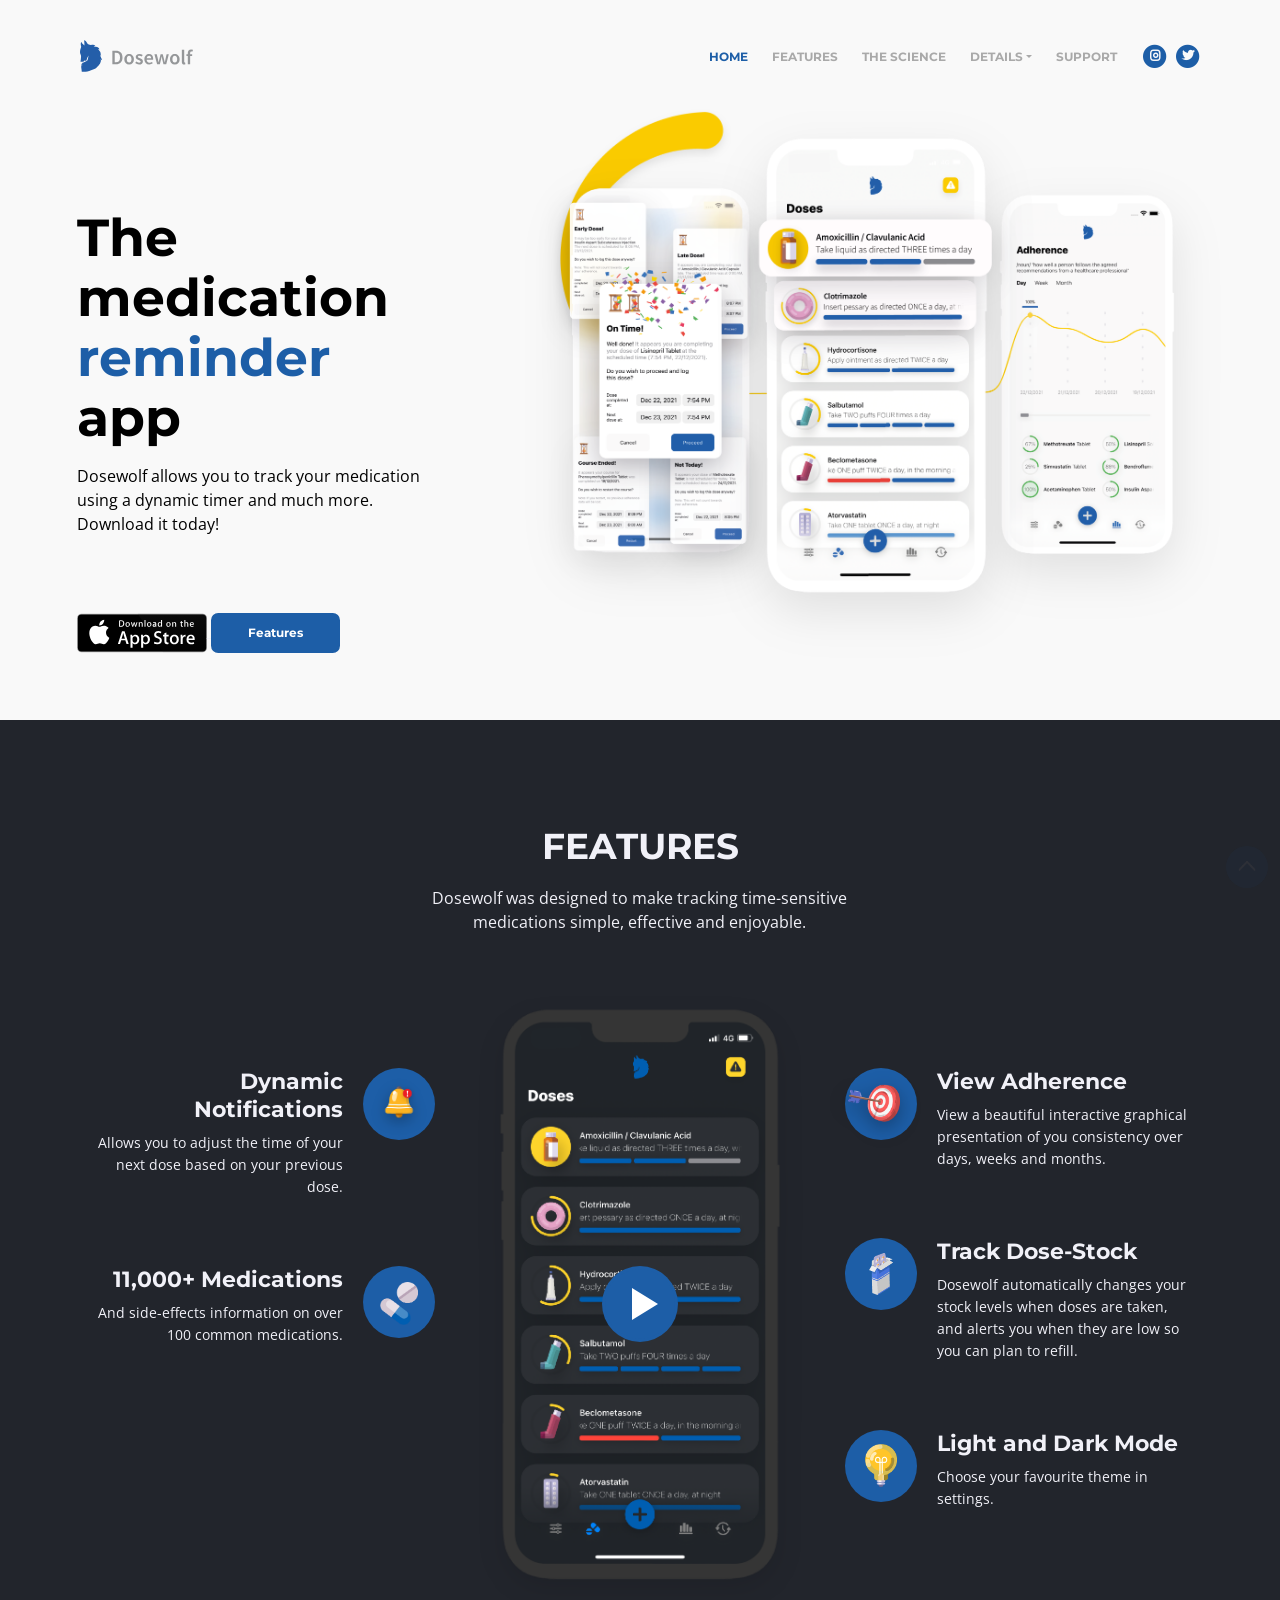
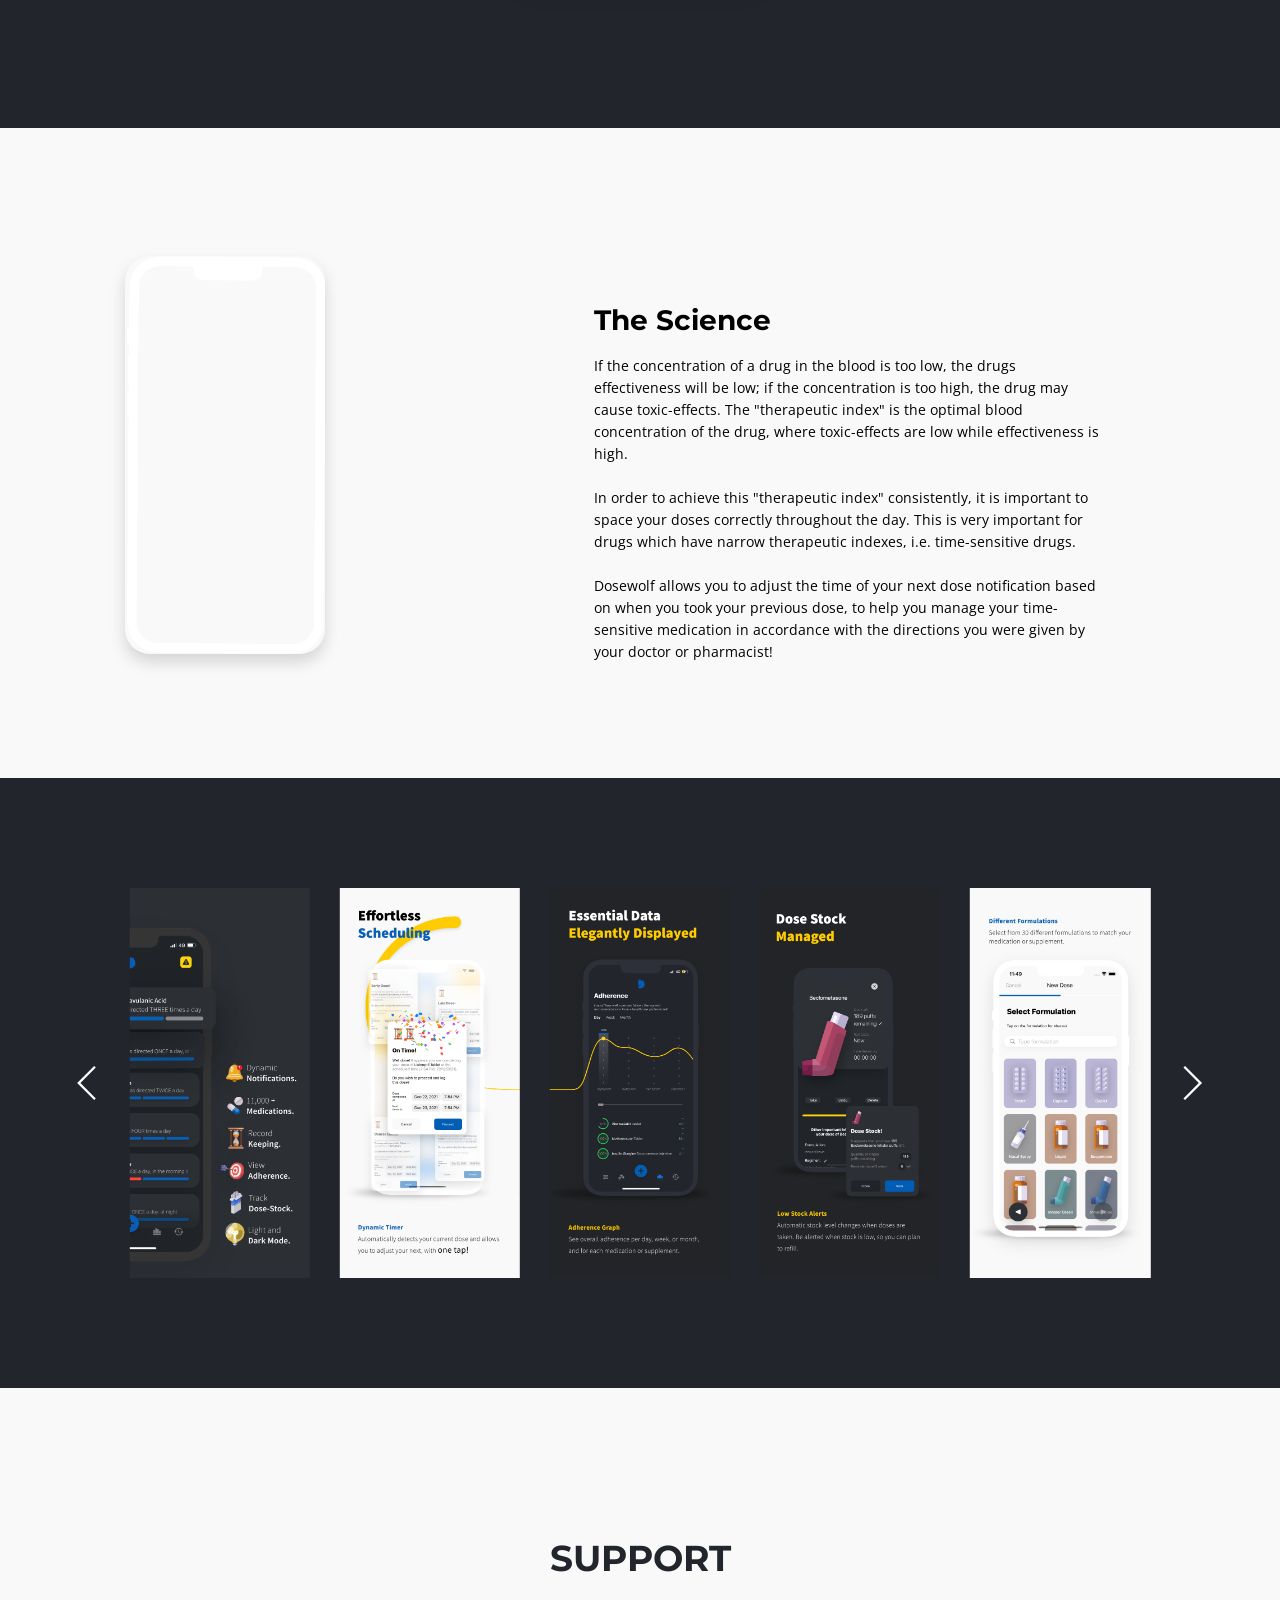
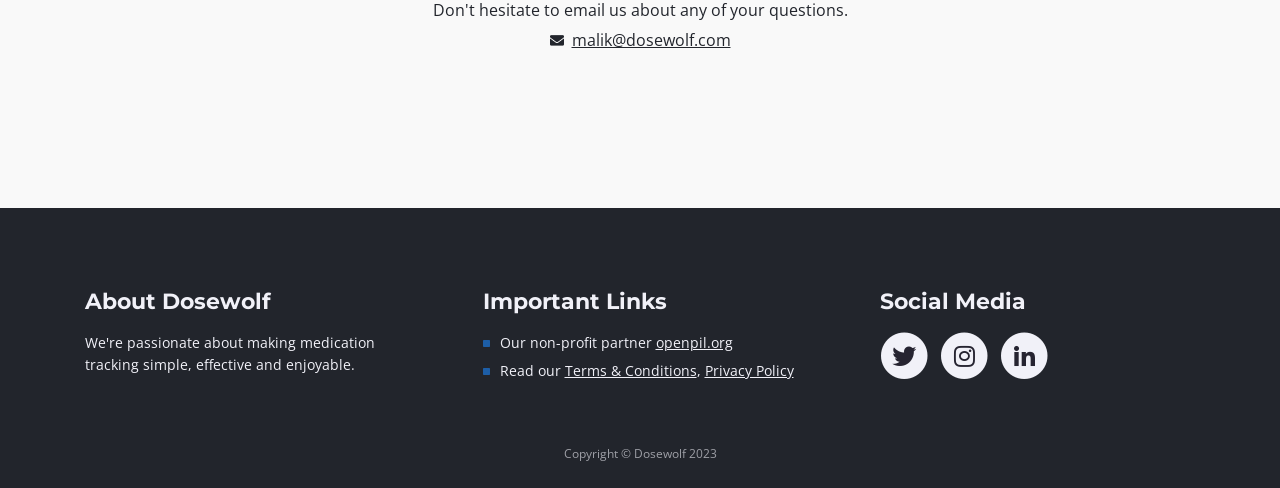
<file: index.html>
<!DOCTYPE html>
<html lang="en">
<head>
    <link rel="apple-touch-icon" sizes="180x180" href="/apple-touch-icon.png">
        <link rel="icon" type="image/png" sizes="32x32" href="/favicon-32x32.png">
        <link rel="icon" type="image/png" sizes="16x16" href="/favicon-16x16.png">
        <link rel="manifest" href="/site.webmanifest">
        <link rel="mask-icon" href="/safari-pinned-tab.svg" color="#5bbad5">
        <meta name="msapplication-TileColor" content="#da532c">
        <meta name="theme-color" content="#ffffff">
    <meta charset="utf-8">
    <meta name="viewport" content="width=device-width, initial-scale=1, shrink-to-fit=no">
    
    <!-- SEO Meta Tags -->
    <meta name="description" content="The medication tracking app that helps automate dosing of time-sensitive drugs.">
    <meta name="author" content="Dosewolf Limited">

    <!-- OG Meta Tags to improve the way the post looks when you share testthe page on LinkedIn, Facebook, Google+ -->
	<meta property="og:site_name" content="" /> <!-- website name -->
	<meta property="og:site" content="" /> <!-- website link  -->
	<meta property="og:title" content=""/> <!-- title shown in the actual shared post -->
	<meta property="og:description" content="" /> <!-- description shown in the actual shared post -->
	<meta property="og:image" content="" /> <!-- image link, make sure it's jpg -->
	<meta property="og:url" content="" /> <!-- where do you want your post to l. ink to -->
	<meta property="og:type" content="article" />

    <!-- Website Title -->
    <title>Dosewolf | The Medication Tracking App</title>
    
    <!-- Styles -->
    <link href="https://fonts.googleapis.com/css?family=Montserrat:400,600,700" rel="stylesheet">
    <link href="https://fonts.googleapis.com/css?family=Open+Sans:400,400i,700,700i" rel="stylesheet">
    <link href="css/bootstrap.css" rel="stylesheet">
    <link href="css/fontawesome-all.css" rel="stylesheet">
    <link href="css/swiper.css" rel="stylesheet">
	<link href="css/magnific-popup.css" rel="stylesheet">
	<link href="css/styles.css" rel="stylesheet">
	
	<!-- Favicon  -->
<!--    <link rel="icon" href="images/favicon.png">-->
</head>
<body data-spy="scroll" data-target=".fixed-top">
    
    <!-- Preloader -->
	<div class="spinner-wrapper">
        <div class="spinner">
            <div class="bounce1"></div>
            <div class="bounce2"></div>
            <div class="bounce3"></div>
        </div>
    </div>
    <!-- end of preloader -->
    

    <!-- Navbar -->
    <nav class="navbar navbar-expand-md navbar-dark navbar-custom fixed-top">
        <!-- Text Logo - Use this if you don't have a graphic logo -->
      

        <!-- Image Logo -->
        <a class="navbar-brand logo-image" href="index.html"><img src="images/Asset5.svg" alt="alternative"></a> 
        
        <!-- Mobile Menu Toggle Button -->
        <button class="navbar-toggler" type="button" data-toggle="collapse" data-target="#navbarsExampleDefault" aria-controls="navbarsExampleDefault" aria-expanded="false" aria-label="Toggle navigation">
            <span class="navbar-toggler-awesome fas fa-bars"></span>
            <span class="navbar-toggler-awesome fas fa-times"></span>
        </button>
        <!-- end of mobile menu toggle button -->

        <div class="collapse navbar-collapse" id="navbarsExampleDefault">
            <ul class="navbar-nav ml-auto">
                <li class="nav-item">
                    <a class="nav-link page-scroll" href="#header">HOME <span class="sr-only">(current)</span></a>
                </li>
                <li class="nav-item">
                    <a class="nav-link page-scroll" href="#features">FEATURES</a>
                </li>
                <li class="nav-item">
                    <a class="nav-link page-scroll" href="#details">THE SCIENCE</a>
                </li>

                <!-- Dropdown Menu -->          
                <li class="nav-item dropdown">
                    <a class="nav-link dropdown-toggle page-scroll" href="#screenshot" id="navbarDropdown" role="button" aria-haspopup="true" aria-expanded="false">DETAILS</a>
                    <div class="dropdown-menu" aria-labelledby="navbarDropdown">
                        <a class="dropdown-item" href="termsandconditions.html"><span class="item-text">TERMS CONDITIONS</span></a>
                        <div class="dropdown-items-divide-hr"></div>
                        <a class="dropdown-item" href="privacypolicy.html"><span class="item-text">PRIVACY POLICY</span></a>
                    </div>
                </li>
                <!-- end of dropdown menu -->

                <li class="nav-item">
                    <a class="nav-link page-scroll" href="#contact">SUPPORT</a>
                </li>
            </ul>
            <span class="nav-item social-icons">
                <span class="fa-stack">
                    <a href="https://www.instagram.com/dosewolf/">
                        <i class="fas fa-circle fa-stack-2x"></i>
                        <i class="fab fa-instagram fa-stack-1x"></i>
                    </a>
                </span>
                <span class="fa-stack">
                    <a href="https://twitter.com/Dosewolf_App">
                        <i class="fas fa-circle fa-stack-2x"></i>
                        <i class="fab fa-twitter fa-stack-1x"></i>
                    </a>
                </span>
            </span>
        </div>
    </nav> <!-- end of navbar -->
    <!-- end of navbar -->


    <!-- Header -->
    <header id="header" class="header">
        <div class="header-content">
            <div class="" style="margin-left: 6%; margin-right: 6%;">
                <div class="row">
                    <div class="col-lg-4">
                        <div class="" style="">
                            <h1>The medication <br><span id="js-rotating">tracker, reminder, manager</span> app</h1>
                            <p class="p-large">Dosewolf allows you to track your medication using a dynamic timer and much more. Download it today!</p>
				<a href="https://apps.apple.com/developer/dosewolf-limited/id1572309834">
<img href="https://apps.apple.com/developer/dosewolf-limited/id1572309834" style="width: 130px" src="images/download-on-the-app-store-apple-logo-svgrepo-com.svg">
				</a>
<!--                            <a class="btn-solid-lg page-scroll" href="#your-link"><i class="fab fa-apple"></i>App Store</a>-->
                            <a class="btn-solid-lg page-scroll" href="#features"><i class=""></i>Features</a>
                        </div>
                    </div> <!-- end of col -->
                    <div class="col-lg-8">
                        <div class="image-container" style="">
                            <img class="img-fluid" src="images/Asset7@2x.png" alt="alternative">
                        </div>  
                    </div> <!-- end of col -->
                </div> <!-- end of row -->
            </div> <!-- end of container -->
        </div> <!-- end of header-content -->
    </header> <!-- end of header -->
    <!-- end of header -->


    <!-- Testimonials -->
<!--
    <div class="slider-1">
        <div class="container">
            <div class="row">
                <div class="col-lg-12">

                    <div class="slider-container">
                        <div class="swiper-container card-slider">
                            <div class="swiper-wrapper">
                                
                                
                                <div class="swiper-slide">
                                    <div class="card">
                                        <img class="card-image" src="images/testimonial-1.jpg" alt="alternative">
                                        <div class="card-body">
                                            <p class="testimonial-text">I just finished my trial period and was so amazed with the support and results that I purchased</p>
                                            <p class="testimonial-author">Jude Thorn - Designer</p>
                                        </div>
                                    </div>
                                </div> 
                                
                                <div class="swiper-slide">
                                    <div class="card">
                                        <img class="card-image" src="images/testimonial-2.jpg" alt="alternative">
                                        <div class="card-body">
                                            <p class="testimonial-text">I don't know how I managed to get work done withohe speed of this application is amazing!</p>
                                            <p class="testimonial-author">Roy Smith - Developer</p>
                                        </div>
                                    </div>        
                                </div>
                                
                                <div class="swiper-slide">
                                    <div class="card">
                                        <img class="card-image" src="images/testimonial-3.jpg" alt="alternative">
                                        <div class="card-body">
                                            <p class="testimonial-text">This app has the potential of becoming a mandatory tool in every marketer's day to day operations.</p>
                                            <p class="testimonial-author">Marsha Singer - Marketer</p>
                                        </div>
                                    </div>        
                                </div> 
                                
                                <div class="swiper-slide">
                                    <div class="card">
                                        <img class="card-image" src="images/testimonial-4.jpg" alt="alternative">
                                        <div class="card-body">
                                            <p class="testimonial-text">Searching for a great marketing automation app was difficult but thankfully I found </p>
                                            <p class="testimonial-author">Tim Shaw - Designer</p>
                                        </div>
                                    </div>
                                </div>
                                
                                <div class="swiper-slide">
                                    <div class="card">
                                        <img class="card-image" src="images/testimonial-5.jpg" alt="alternative">
                                        <div class="card-body">
                                            <p class="testimonial-texort team is amazing. They've helped me with some issues and I am so grateful to them.</p>
                                            <p class="testimonial-author">Lindsay Spice - Marketer</p>
                                        </div>
                                    </div>        
                                </div> 
                                <div class="swiper-slid e">
                                    <div class="card">
                                        <img class="card-image" src="images/testimonial-6.jpg" alt="alternative">
                                        <div class="card-body">
                                            <p class="testimonial-text">Who would have thoucan provide such amazing results in just a few weeks of use</p>
                                            <p class="testimonial-author">Ann Black - Developer</p>
                                        </div>
                                    </div>        
                                </div> 
                            
                            </div>
        
       
                            <div class="swiper-button-next"></div>
                            <div class="swiper-button-prev"></div>
                  
        
                        </div>
                    </div>

                </div>
            </div> 
        </div> 
    </div> 
-->
    <!-- end of testimonials -->
    

    <!-- Features -->
    <div id="features" class="tabs">
        <div class="container">
            <div class="row">
                <div class="col-lg-12">
                    <h2>FEATURES</h2>
                    <div class="p-heading p-large">Dosewolf was designed to make tracking time-sensitive medications simple, effective and enjoyable.</div>
                </div> <!-- end of col -->
            </div> <!-- end of row -->
            <div class="row">

                <!-- Tabs Links -->
<!--
                <ul class="nav nav-tabs" " role="tablist">
                    <li class="nav-item">
                        <a class="nav-link active" id="nav-tab-1" data-toggle="tab" href="#tab-1" role="tab" aria-controls="tab-1" aria-selected="true"><i class="fas fa-cog"></i>SCHEDULING</a>
                    </li>
                    <li class="nav-item">
                        <a class="nav-link" id="nav-tab-2" data-toggle="tab" href="#tab-2" role="tab" aria-controls="tab-2" aria-selected="false"><i class="fas fa-binoculars"></i>TRACKING</a>
                    </li>
                    <li class="nav-item">
                        <a class="nav-link" id="nav-tab-3" data-toggle="tab" href="#tab-3" role="tab" aria-controls="tab-3" aria-selected="false"><i class="fas fa-search"></i>INFORMATION</a>
                    </li>
                </ul>
-->
                <!-- end of tabs links -->


                <!-- Tabs Content-->
                <div class="tab-content" id="lenoTabsContent">
                    
                    <!-- Tab -->
                    <div class="tab-pane fade show active" id="tab-1" role="tabpanel" aria-labelledby="tab-1">
                        <div class="container">
                            <div class="row">
                                
                                <!-- Icon Cards Pane -->
                                <div class="col-lg-4">
                                    <div class="card left-pane first">
                                        <div class="card-body">
                                            <div class="text-wrapper">
                                                <h4 class="card-title">Dynamic Notifications</h4>
                                                <p>Allows you to adjust the time of your next dose based on your previous dose.</p>
                                            </div>
                                            <div class="card-icon">
                                                <img class="far" src="images/BellIcon.png">
<!--                                                <i class="far fa-compass"></i>-->
                                            </div>
                                        </div>
                                    </div>
                                    <div class="card left-pane">
                                        <div class="card-body">
                                            <div class="text-wrapper">
                                                <h4 class="card-title">11,000+ Medications</h4>
                                                <p>And side-effects information on over 100 common medications.</p>
                                            </div>
                                            <div class="card-icon">
                                                <img class="far22" src="images/PillIcon.png">
                                            </div>
                                        </div>
                                    </div>
<!--                                     <div class="card left-pane"> -->
<!--                                         <div class="card-body"> -->
<!--                                             <div class="text-wrapper">
                                                <h4 class="card-title">Check Interactions</h4>
                                                <p>Dosewolf checks for drug interactions when you add a new medication and alerts you if one is found.</p>
                                            </div> -->
<!--                                             <div class="card-icon">
                                                 <img class="far3" src="images/IntIcon.png">
                                            </div> -->
<!--                                         </div> -->
<!--                                     </div> -->
                                </div>
                                <!-- end of icon cards pane -->

                                <!-- Image Pane -->
                                <div class="col-lg-4" >
<!--                                     <div class="device-wrapper" >-->
<!--                                        <div class="device" data-device="iPhoneX" data-orientation="portrait" data-color="black">-->
                                            <div> 
                                                <a class="popup-youtube"  href="https://www.youtube.com/watch?v=utUQ21E-Fzg" data-effect="fadeIn">
                                                    <img class="img-fluid"  src="images/Asset3.png"  alt="alternative">
<!--                                                    <div class="basic-1">-->
                                                        <span class="video-play-button">
                                                            <span></span>
                                                        </span>
<!--                                                    </div>-->
                                                </a>
                                            </div>
<!--                                        </div>-->
<!--                                    </div>-->
<!--                                    <img class="img-fluid" src="images/features-iphone-1.png" alt="alternative">-->
                                </div>
                                <!-- end of image pane -->
                                
                                <!-- Icon Cards Pane -->
                                <div class="col-lg-4">
                                    <div class="card right-pane first">
                                        <div class="card-body">
                                            <div class="card-icon">
                                           <img class="far4" src="images/BullIcon.png">
                                            </div>
                                            <div class="text-wrapper">
                                                <h4 class="card-title">View Adherence</h4>
                                                <p>View a beautiful interactive graphical presentation of you consistency over days, weeks and months.</p>
                                            </div>
                                        </div>
                                    </div>
                                    <div class="card right-pane">
                                        <div class="card-body">
                                            <div class="card-icon">
                                                      <img class="far2" src="images/StockIcon.png">
                                            </div>
                                            <div class="text-wrapper">
                                                <h4 class="card-title">Track Dose-Stock</h4>
                                                <p>Dosewolf automatically changes your stock levels when doses are taken, and alerts you when they are low so you can plan to refill.</p>
                                            </div>
                                        </div>
                                    </div>
                                    <div class="card right-pane">
                                        <div class="card-body">
                                            <div class="card-icon">
                                                     <img class="far2" src="images/LightIcon.png">
                                            </div>
                                            <div class="text-wrapper">
                                                <h4 class="card-title">Light and Dark Mode</h4>
                                                <p>Choose your favourite theme in settings.</p>
                                            </div>
                                        </div>
                                    </div>
                                </div>
                                <!-- end of icon cards pane -->

                            </div> <!-- end of row -->
                        </div> <!-- end of container -->
                    </div> <!-- end of tab-pane -->
                    <!-- end of tab -->

                    

                </div> <!-- end of tab-content -->
                <!-- end of tabs content -->

            </div> <!-- end of row --> 
        </div> <!-- end of container --> 
    </div> <!-- end of tabs -->
    <!-- end of features -->
	
	
	
	


    <!-- Video -->
<!--
    <div id="preview" class="basic-1" >
        <div class="container">
            <div class="row">
                <div class="col-lg-12">
                    <h2 style="color: black">PREVIEW</h2>
                    <div class="p-heading p-large" style="color: black">Manage your medications with elegant UI and smart AI.</div>
                </div> 
            </div>
            <div class="row" >
                <div class="col-lg-12">

                     Video Preview 
                    <div class="image-container">
                        <div class="video-wrapper">
                            <a class="popup-youtube"  href="https://www.youtube.com/watch?v=p8ANcegnrWE" data-effect="fadeIn">
                                <img class="img-fluid" src="images/Asset1@2x.png"  alt="alternative">
                                <span class="video-play-button">
                                    <span></span>
                                </span>
                            </a>
                        </div> 
                    </div> 

                </div>
            </div> 
        </div>
    </div>
-->
    <!-- end of video -->


    <!-- Details 1 -->
    <div id="details" class="basic-2" style="background-color: #f9f9f9">
        <div class="container">
            <div class="row">
                <div class="col floating coled2" style="float: none; margin: 0 auto;"> 
                     <div class="device-wrapper mb-5" style="max-width: 200px; height: 100%;">
                            <div class="device shadow" data-device="iPhoneX" data-orientation="portrait" data-color="black">
                                <div class="screen bg-black">
                                    <!-- PUT CONTENTS HERE:-->
                                    <!-- * * This can be a video, image, or just about anything else.-->
                                    <!-- * * Set the max width of your media to 100% and the height to-->
                                    <!-- * * 100% like the demo example below.-->
                                    <video muted="muted" autoplay="" loop="" style="max-width: 100%; height: 100%"><source src="images/Comp1.mp4" type="video/mp4" /></video>
                                </div>
                            </div>
                        </div>
<!--                    <img class="img-fluid" src="images/details-1-iphone.png" alt="alternative">-->
                </div> <!-- end of col -->
                <div class="col-lg-7 coled" style="">
                    <div class="text-container" style="padding-left: 20px; padding-right: 20px; ">
                        <h3  style="color: black; ">The Science</h3>
                        <p style="color: black;">If the concentration of a drug in the blood is too low, the drugs effectiveness will be low; if the concentration is too high, the drug may cause toxic-effects. The "therapeutic index" is the optimal blood concentration of the drug, where toxic-effects are low while effectiveness is high.<br><br>In order to achieve this "therapeutic index" consistently, it is important to space your doses correctly throughout the day. This is very important for drugs which have narrow therapeutic indexes, i.e. time-sensitive drugs.<br><br>Dosewolf allows you to adjust the time of your next dose notification based on when you took your previous dose, to help you manage your time-sensitive medication in accordance with the directions you were given by your doctor or pharmacist!</p>
                        
<!--                        <br><br>Muller, P.Y. and Milton, M.N. (2012). The determination and interpretation of the therapeutic index in drug development. Nature Reviews Drug Discovery, [online]-->
<!--                        <a class="btn-solid-reg popup-with-move-anim"  href="#details-lightbox-1">LIGHTBOX</a>-->
                    </div> <!-- end of text-container -->
                </div> <!-- end of col -->
            </div> <!-- end of row -->
        </div> <!-- end of container -->
    </div> <!-- end of basic-2 -->
    <!-- end of details 1 -->
    
    

    
      <!-- Details 1 -->





    <!-- Details Lightboxes -->
	<!-- Lightbox -->
<!--
	<div id="details-lightbox-1" class="lightbox-basic zoom-anim-dialog mfp-hide" >
		<div class="row">
			<button title="Close (Esc)" type="button" class="mfp-close x-button">×</button>
			<div class="col-lg-6">
				<img class="img-fluid" src="images/details-lightbox-1.png" alt="alternative">
			</div>
			<div class="col-lg-6">
				<h3>Goals LKBSKL</h3>
				<hr>
                <p>can easily help you track your personal development evolution if you take the time to set it up.</p>
                <h4>User Feedback</h4>
                <p>This is a great app which can help you save time and make your live easier. And it will help improve your productivity levels.</p>
                <p>You should definitely give it a try when you need a good app.</p>
				<table>
					<tr><td class="icon-cell"><i class="fas fa-desktop"></i></td><td>Responsive layout</td></tr>
					<tr><td class="icon-cell"><i class="fas fa-bullhorn"></i></td><td>Distinctive CTAs</td></tr>
					<tr><td class="icon-cell"><i class="fas fa-image"></i></td><td>Image gallery slider</td></tr>
					<tr><td class="icon-cell"><i class="fas fa-envelope"></i></td><td>Contact forms</td></tr>
					<tr><td class="icon-cell"><i class="fab fa-font-awesome-flag"></i></td><td>FontAwesome icons</td></tr>
					<tr><td class="icon-cell"><i class="fas fa-code"></i></td><td>Well-structured code</td></tr>
				</table>
				<a class="btn-solid-reg" href="#your-link">DETAILS</a> <a class="btn-outline-reg mfp-close as-button" href="#details">BACK</a> 
			</div>
-->
<!--		</div>  end of row -->
<!--    </div>  end of lightbox-basic -->
    <!-- end of lightbox -->
    



<!--style="background-color: #22252c"-->
    <!-- Screenshots -->
    <div class="slider-2" style="background-color: #22252c" id="screenshot">
        <div class="container">
            <div class="row">
                <div class="col-lg-12">
                    
                    <!-- Image Slider -->
                    <div class="slider-container">
                        <div class="swiper-container image-slider">
                            <div class="swiper-wrapper">
                                
                                <!-- Slide -->
                                <div class="swiper-slide">
                                    <a href="images/New iPhone 12 Screenshots/output-onlinepngtools-40.png" class="popup-link" data-effect="fadeIn">
                                        <img class="img-fluid" src="images/New iPhone 12 Screenshots/output-onlinepngtools-40.png" alt="alternative">
                                    </a>
                                </div>
                                <!-- end of slide -->
                                
                                <!-- Slide -->
                                 <div class="swiper-slide">
                                    <a href="images/New iPhone 12 Screenshots/output-onlinepngtools-39.png" class="popup-link" data-effect="fadeIn">
                                        <img class="img-fluid" src="images/New iPhone 12 Screenshots/output-onlinepngtools-39.png" alt="alternative">
                                    </a>
                                </div>
                                <!-- end of slide -->

                                <!-- Slide -->
                                 <div class="swiper-slide">
                                    <a href="images/New iPhone 12 Screenshots/output-onlinepngtools-41.png" class="popup-link" data-effect="fadeIn">
                                        <img class="img-fluid" src="images/New iPhone 12 Screenshots/output-onlinepngtools-41.png" alt="alternative">
                                    </a>
                                </div>
                                <!-- end of slide -->

                                <!-- Slide -->
                                <div class="swiper-slide">
                                    <a href="images/output-onlinepngtools4.png" class="popup-link" data-effect="fadeIn">
                                        <img class="img-fluid" src="images/output-onlinepngtools4.png" alt="alternative">
                                    </a>
                                </div>
                                <!-- end of slide -->

                                
                                <!-- Slide -->
                               <div class="swiper-slide">
                                    <a href="images/output-onlinepngtools6.png" class="popup-link" data-effect="fadeIn">
                                        <img class="img-fluid" src="images/output-onlinepngtools6.png" alt="alternative">
                                    </a>
                                </div>
                                <!-- end of slide -->

                                <!-- Slide -->
                                <div class="swiper-slide">
                                    <a href="images/New iPhone 12 Screenshots/output-onlinepngtools-64.png" class="popup-link" data-effect="fadeIn">
                                        <img class="img-fluid" src="images/New iPhone 12 Screenshots/output-onlinepngtools-64.png" alt="alternative">
                                    </a>
                                </div>
                                <!-- end of slide -->


                                <!-- Slide -->
                               <div class="swiper-slide">
                                    <a href="images/New iPhone 12 Screenshots/output-onlinepngtools-42.png" class="popup-link" data-effect="fadeIn">
                                        <img class="img-fluid" src="images/New iPhone 12 Screenshots/output-onlinepngtools-42.png" alt="alternative">
                                    </a>
                                </div>
                                <!-- end of slide -->

                              
                                
                            </div> <!-- end of swiper-wrapper -->

                            <!-- Add Arrows -->
                            <div class="swiper-button-next"></div>
                            <div class="swiper-button-prev"></div>
                            <!-- end of add arrows -->

                        </div> <!-- end of swiper-container -->
                    </div> <!-- end of slider-container -->
                    <!-- end of image slider -->

                </div> <!-- end of col -->
            </div> <!-- end of row -->
        </div> <!-- end of container -->
    </div> <!-- end of slider-2 -->
    <!-- end of screenshots -->





    <!-- Statistics -->
<!--
    <div class="counter" style="background-color: #f9f9f9">
        <div class="container">
            <div class="row">
                <div class="col-lg-12">
                    
                    <div id="counter">
                        <div class="cell">
                            <div class="counter-value number-count" data-count="231">1</div>
                            <p class="counter-info">Happy Users</p>
                        </div>
                        <div class="cell">
                            <div class="counter-value number-count" data-count="85">1</div>
                            <p class="counter-info">Issues Solved</p>
                        </div>
                        <div class="cell">
                            <div class="counter-value number-count" data-count="59">1</div>
                            <p class="counter-info">Good Reviews</p>
                        </div>
                        <div class="cell">
                            <div class="counter-value number-count" data-count="127">1</div>
                            <p class="counter-info">Case Studies</p>
                        </div>
                    </div>
                    
                </div> 
            </div> 
        </div> 
    </div>
-->
    <!-- end of statistics -->


    <!-- Contact -->
    <div id="contact" class="form"  style="background-color: #f9f9f9">
        <div class="container" >
            <div class="row">
                <div class="col-lg-12  mt-5" >
                    <h2 style="color: #22252c">SUPPORT</h2>
                    <ul class="list-unstyled li-space-lg" style="color: #22252c">
                        <li class="address" style="color: #22252c">Don't hesitate to email us about any of your questions.</li>
<!--                        <li><i class="fas fa-map-marker-alt" style="color: #22252c"></i>22 Innovative, San Francisco, CA 94043, US</li>-->
<!--                        <li><i class="fas fa-phone" style="color: #22252c"></i><a class="blue" style="color: #22252c" href="tel:003024630820">+81 720 2212</a></li>-->
                        <li><i class="fas fa-envelope" style="color: #22252c"></i><a class="blue" style="color: #22252c" href="mailto:malik@dosewolf.com">malik@dosewolf.com</a></li>
                    </ul>
                </div> <!-- end of col -->
            </div> <!-- end of row -->
<!--            <div class="row">-->
<!--                <div class="col-lg-6 offset-lg-3">-->
                    
                    <!-- Contact Form -->
<!--
                    <form id="contactForm" data-toggle="validator" data-focus="false" action="mailto:malik@dosewolf.com">
                        <div class="form-group">
                            <input type="text" class="form-control-input" id="cname" style="background-color: #fffdff;" required>
                            <label class="label-control" for="cname" style="color: #22252c">Name</label>
                            <div class="help-block with-errors"></div>
                        </div>
                        <div class="form-group">
                            <input type="email" class="form-control-input" id="cemail" style="background-color: #fffdff;"  required>
                            <label class="label-control" for="cemail" style="color: #22252c">Email</label>
                            <div class="help-block with-errors" style="color: black"></div>
                        </div>
                        <div class="form-group">
                            <textarea class="form-control-textarea" id="cmessage" style="background-color: #fffdff;"  required></textarea>
                            <label class="label-control" for="cmessage" style="color: #22252c">Your message</label>
                            <div class="help-block with-errors" style="color: #22252c"></div>
                        </div>
                        <div class="form-group checkbox" style="color: #22252c">
                            <input type="checkbox" id="cterms" value="Agreed-to-Terms"  required>I have read and agree to Dosewolf's stated conditions in <a  href="privacy-policy.html" style="color: #22252c">Privacy Policy</a> and <a style="color: #22252c" href="terms-conditions.html">Terms Conditions</a> 
                            <div class="help-block with-errors" style="color: #22252c"></div>
                        </div>
                        <div class="form-group">
                            <button type="submit" class="form-control-submit-button" action="mailto:malik@dosewolf.com">SUBMIT MESSAGE</button>
                        </div>
                        <div class="form-message">
                            <div id="cmsgSubmit" style="color: #22252c" class="h3 text-center hidden"></div>
                        </div>
                    </form>
-->
                    <!-- end of contact form -->

<!--                </div>  end of col -->
<!--            </div>  end of row -->
        </div> <!-- end of container -->
    </div> <!-- end of form -->
    <!-- end of contact -->


    <!-- Footer -->
    <div class="footer" style="background-color: #22252c">
        <div class="container">
            <div class="row">
                <div class="col-md-4">
                    <div class="footer-col">
                        <h4>About Dosewolf</h4>
                        <p>We're passionate about making medication tracking simple, effective and enjoyable.</p>
                    </div>
                </div> <!-- end of col -->
                <div class="col-md-4">
                    <div class="footer-col middle">
                        <h4>Important Links</h4>
                        <ul class="list-unstyled li-space-lg">
                            <li class="media">
                                <i class="fas fa-square"></i>
                                <div class="media-body">Our non-profit partner <a  href="https://openpil.org">openpil.org</a></div>
                            </li>
                            <li class="media">
                                <i class="fas fa-square"></i>
                                <div class="media-body">Read our <a href="termsandconditions.html">Terms & Conditions</a>, <a  href="privacypolicy.html">Privacy Policy</a></div>
                            </li>
                        </ul>
                    </div>
                </div> <!-- end of col -->
                <div class="col-md-4">
                    <div class="footer-col last">
                        <h4>Social Media</h4>
<!--
                        <span class="fa-stack">
                            <a href="#your-link">
                                <i class="fas fa-circle fa-stack-2x"></i>
                                <i class="fab fa-facebook-f fa-stack-1x"></i>
                            </a>
                        </span>
-->
                        <span class="fa-stack">
                            <a href="https://twitter.com/dosewolf_app">
                                <i class="fas fa-circle fa-stack-2x"></i>
                                <i class="fab fa-twitter fa-stack-1x"></i>
                            </a>
                        </span>
                        <span class="fa-stack">
                            <a href="https://www.instagram.com/dosewolf/">
                                <i class="fas fa-circle fa-stack-2x"></i>
                                <i class="fab fa-instagram fa-stack-1x"></i>
                            </a>
                        </span>
<!--                         <span class="fa-stack">
                            <a href="https://medium.com/@dosewolf">
                                <i class="fas fa-circle fa-stack-2x"></i>
                                <i class="fab fa-medium fa-stack-1x"></i>
                            </a>
                        </span> -->
                         <span class="fa-stack">
                            <a href="https://www.linkedin.com/company/dosewolf/">
                                <i class="fas fa-circle fa-stack-2x"></i>
                                <i class="fab fa-linkedin-in fa-stack-1x"></i>
                            </a>
                        </span>
                    </div> 
                </div> <!-- end of col -->
            </div> <!-- end of row -->
        </div> <!-- end of container -->
    </div> <!-- end of footer -->  
    <!-- end of footer -->


    <!-- Copyright -->
    <div class="copyright">
        <div class="container">
            <div class="row">
                <div class="col-lg-12">
                    <p class="p-small">Copyright © Dosewolf 2023</p>
                </div> <!-- end of col -->
            </div> <!-- enf of row -->
        </div> <!-- end of container -->
    </div> <!-- end of copyright --> 
    <!-- end of copyright -->
    
    	
    <!-- Scripts -->
    <script src="js/jquery.min.js"></script> <!-- jQuery for Bootstrap's JavaScript plugins -->
    <script src="js/popper.min.js"></script> <!-- Popper tooltip library for Bootstrap -->
    <script src="js/bootstrap.min.js"></script> <!-- Bootstrap framework -->
    <script src="js/jquery.easing.min.js"></script> <!-- jQuery Easing for smooth scrolling between anchors -->
    <script src="js/swiper.min.js"></script> <!-- Swiper for image and text sliders -->
    <script src="js/jquery.magnific-popup.js"></script> <!-- Magnific Popup for lightboxes -->
    <script src="js/morphext.min.js"></script> <!-- Morphtext rotating text in the header -->
    <script src="js/validator.min.js"></script> <!-- Validator.js - Bootstrap plugin that validates forms -->
    <script src="js/scripts.js"></script> <!-- Custom scripts -->
</body>
</html>
</file>
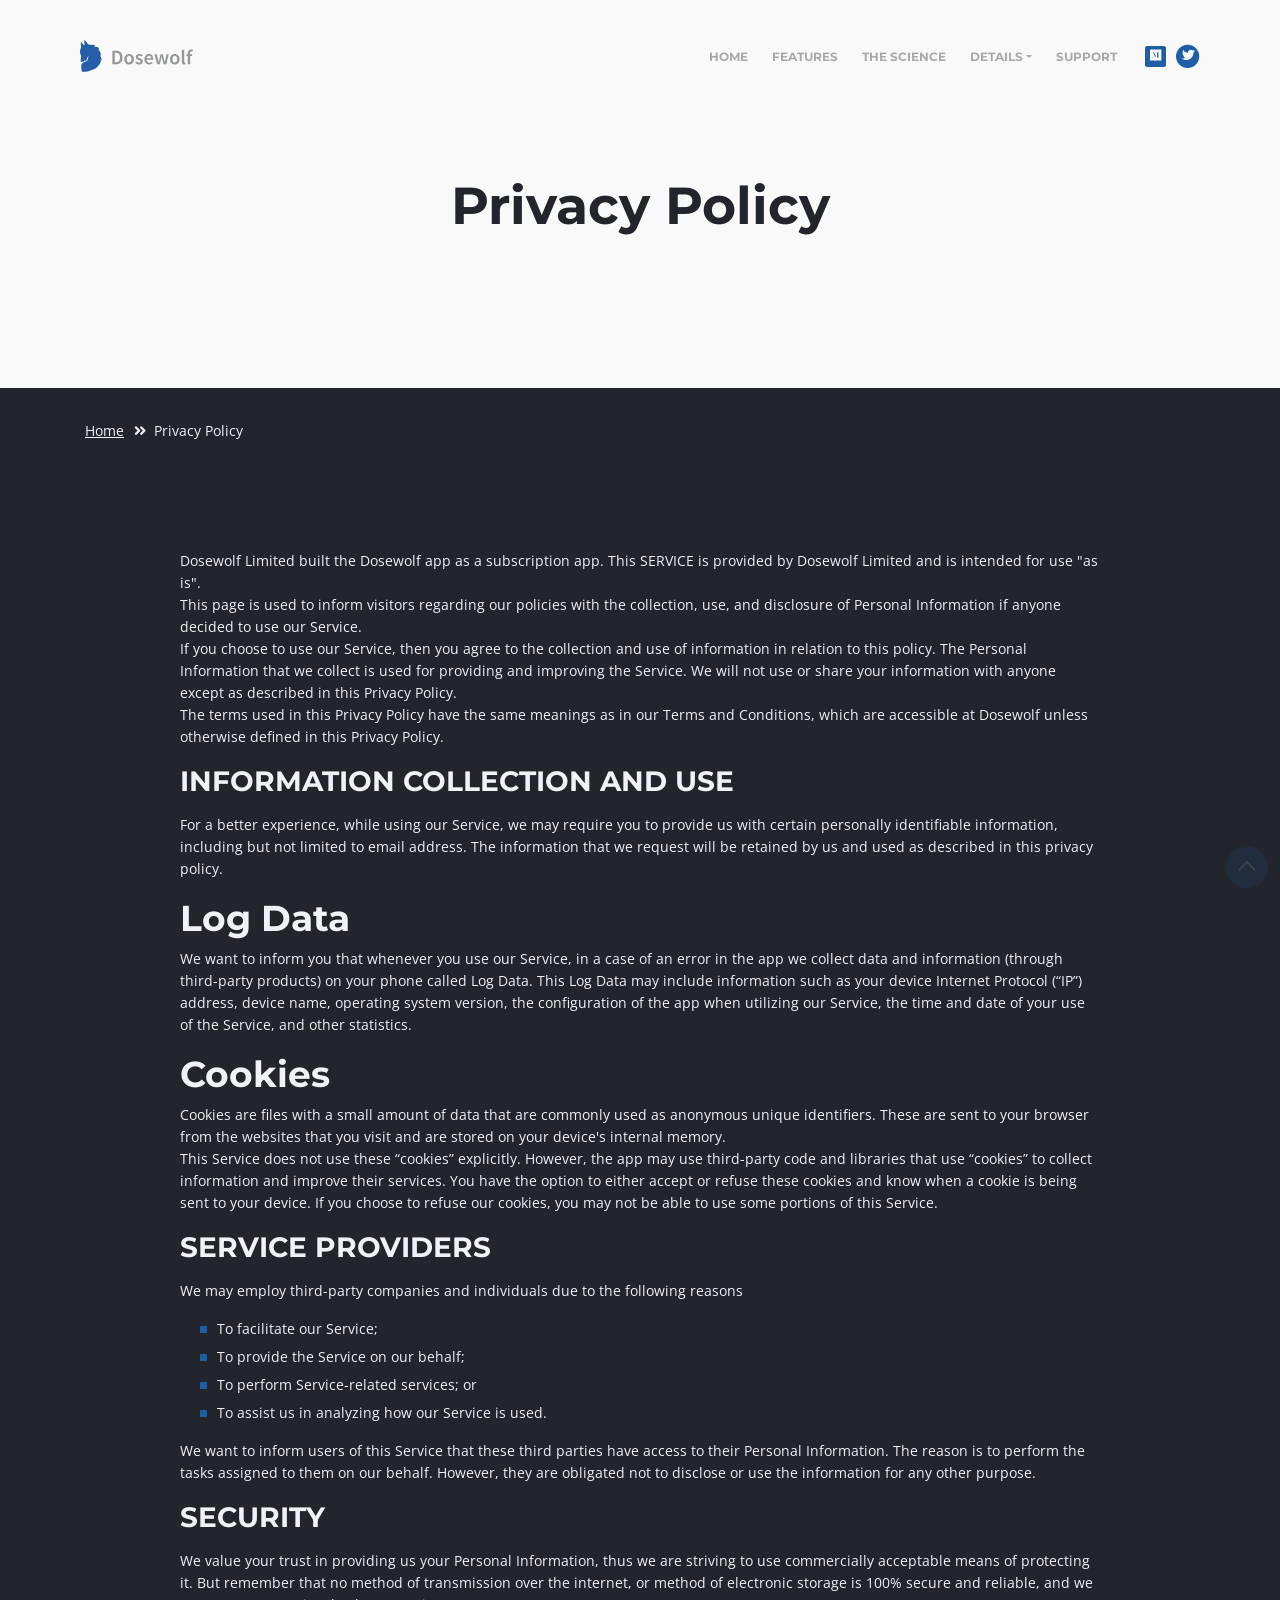
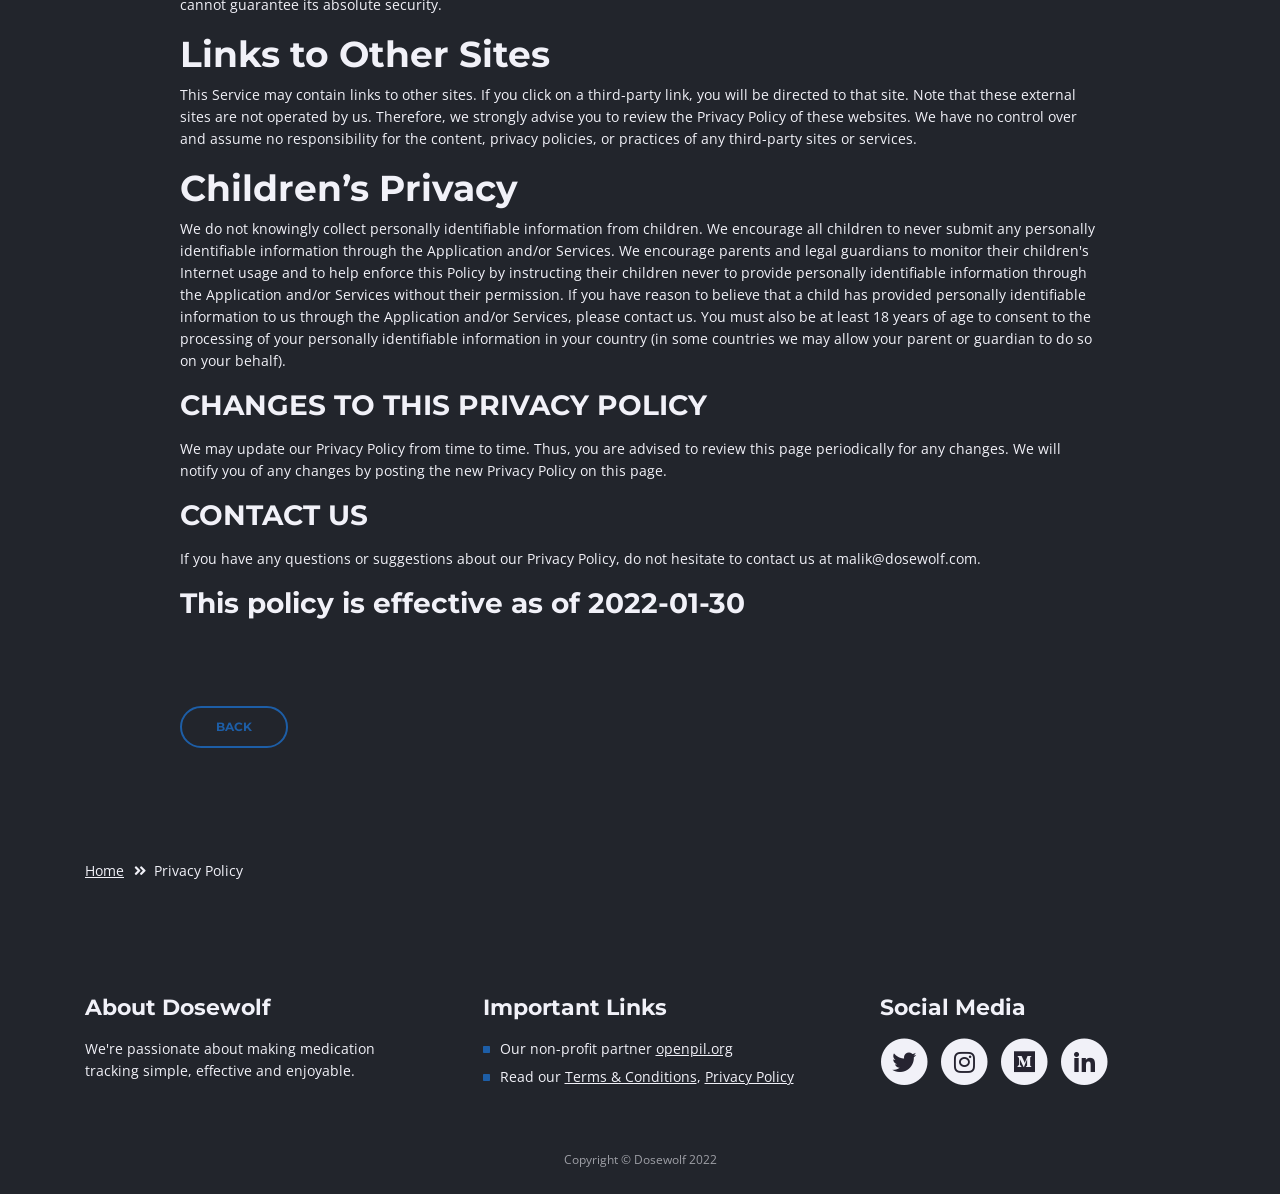
<file: privacypolicy.html>
<!DOCTYPE html>
<html lang="en">
<head>
    <link rel="apple-touch-icon" sizes="180x180" href="/apple-touch-icon.png">
        <link rel="icon" type="image/png" sizes="32x32" href="/favicon-32x32.png">
        <link rel="icon" type="image/png" sizes="16x16" href="/favicon-16x16.png">
        <link rel="manifest" href="/site.webmanifest">
        <link rel="mask-icon" href="/safari-pinned-tab.svg" color="#5bbad5">
        <meta name="msapplication-TileColor" content="#da532c">
        <meta name="theme-color" content="#ffffff">
    <meta charset="utf-8">
    <meta name="viewport" content="width=device-width, initial-scale=1, shrink-to-fit=no">
    
    <!-- SEO Meta Tags -->
    <meta name="description" content="The medication tracking app that helps automate dosing of time-sensitive drugs.">
    <meta name="author" content="Dosewolf Limited">

    <!-- OG Meta Tags to improve the way the post looks when you share the page on LinkedIn, Facebook, Google+ -->
	<meta property="og:site_name" content="" /> <!-- website name -->
	<meta property="og:site" content="" /> <!-- website link -->
	<meta property="og:title" content=""/> <!-- title shown in the actual shared post -->
	<meta property="og:description" content="" /> <!-- description shown in the actual shared post -->
	<meta property="og:image" content="" /> <!-- image link, make sure it's jpg -->
	<meta property="og:url" content="" /> <!-- where do you want your post to link to -->
	<meta property="og:type" content="article" />

    <!-- Website Title -->
    <title>Privacy Policy | Dosewolf | The Medication Tracking App</title>
    
    <!-- Styles -->
    <link href="https://fonts.googleapis.com/css?family=Open+Sans:300,300i,400,400i,600,600i,700,700i" rel="stylesheet">
    <link href="https://fonts.googleapis.com/css?family=Montserrat:600,700" rel="stylesheet">
    <link href="css/bootstrap.css" rel="stylesheet">
    <link href="css/fontawesome-all.css" rel="stylesheet">
    <link href="css/swiper.css" rel="stylesheet">
	<link href="css/magnific-popup.css" rel="stylesheet">
    <link href="css/styles.css" rel="stylesheet">
	
	<!-- Favicon  -->
<!--    <link rel="icon" href="images/favicon.png">-->
</head>
<body data-spy="scroll" data-target=".fixed-top">
    
    <!-- Preloader -->
	<div class="spinner-wrapper">
        <div class="spinner">
            <div class="bounce1"></div>
            <div class="bounce2"></div>
            <div class="bounce3"></div>
        </div>
    </div>
    <!-- end of preloader -->
    

      <!-- Navbar -->
    <nav class="navbar navbar-expand-md navbar-dark navbar-custom fixed-top">
        <!-- Text Logo - Use this if you don't have a graphic logo -->
        <!-- <a class="navbar-brand logo-text page-scroll" href="index.html">Leno</a> -->

        <!-- Image Logo -->
        <a class="navbar-brand logo-image" href="index.html"><img src="images/Asset5.svg" alt="alternative"></a> 
        
        <!-- Mobile Menu Toggle Button -->
        <button class="navbar-toggler" type="button" data-toggle="collapse" data-target="#navbarsExampleDefault" aria-controls="navbarsExampleDefault" aria-expanded="false" aria-label="Toggle navigation">
            <span class="navbar-toggler-awesome fas fa-bars"></span>
            <span class="navbar-toggler-awesome fas fa-times"></span>
        </button>
        <!-- end of mobile menu toggle button -->

        <div class="collapse navbar-collapse" id="navbarsExampleDefault">
            <ul class="navbar-nav ml-auto">
                <li class="nav-item">
                    <a class="nav-link page-scroll" href="index.html">HOME <span class="sr-only">(current)</span></a>
                </li>
                <li class="nav-item">
                    <a class="nav-link page-scroll" href="index.html#features">FEATURES</a>
                </li>
                <li class="nav-item">
                    <a class="nav-link page-scroll" href="index.html#details">THE SCIENCE</a>
                </li>

                <!-- Dropdown Menu -->          
                <li class="nav-item dropdown">
                    <a class="nav-link dropdown-toggle page-scroll" href="index.html#screenshot" id="navbarDropdown" role="button" aria-haspopup="true" aria-expanded="false">DETAILS</a>
                    <div class="dropdown-menu" aria-labelledby="navbarDropdown">
                        <a class="dropdown-item" href="termsandconditions.html"><span class="item-text">TERMS CONDITIONS</span></a>
                        <div class="dropdown-items-divide-hr"></div>
                        <a class="dropdown-item" href="privacypolicy.html"><span class="item-text">PRIVACY POLICY</span></a>
                    </div>
                </li>
                <!-- end of dropdown menu -->

                <li class="nav-item">
                    <a class="nav-link page-scroll" href="index.html#contact">SUPPORT</a>
                </li>
            </ul>
            <span class="nav-item social-icons">
                <span class="fa-stack">
                    <a href="https://medium.com/@dosewolf">
                        <i class="fas fa-square fa-stack-2x"></i>
                        <i class="fab fa-medium fa-stack-1x"></i>
                    </a>
                </span>
                <span class="fa-stack">
                    <a href="https://twitter.com/malikhaahmed">
                        <i class="fas fa-circle fa-stack-2x"></i>
                        <i class="fab fa-twitter fa-stack-1x"></i>
                    </a>
                </span>
            </span>
        </div>
    </nav> <!-- end of navbar -->
    <!-- end of navbar -->


    <!-- Header -->
    <header id="header" class="ex-header">
        <div class="container">
            <div class="row">
                <div class="col-md-12">
                    <h1 style="color: #22252c">Privacy Policy</h1>
                </div> <!-- end of col -->
            </div> <!-- end of row -->
        </div> <!-- end of container -->
    </header> <!-- end of ex-header -->
    <!-- end of header -->


    <!-- Breadcrumbs -->
    <div class="ex-basic-1">
        <div class="container">
            <div class="row">
                <div class="col-lg-12">
                    <div class="breadcrumbs">
                        <a href="index.html">Home</a><i class="fa fa-angle-double-right"></i><span>Privacy Policy</span>
                    </div> <!-- end of breadcrumbs -->
                </div> <!-- end of col -->
            </div> <!-- end of row -->
        </div> <!-- end of container -->
    </div> <!-- end of ex-basic-1 -->
    <!-- end of breadcrumbs -->


    <!-- Privacy Content -->
    <div class="ex-basic-2">
        <div class="container">
            <div class="row">
                <div class="col-lg-10 offset-lg-1">
                    <div class="text-container">
                        <p>Dosewolf Limited built the Dosewolf app as a subscription app. This SERVICE is provided by Dosewolf Limited and is intended for use "as is".<br>
                            This page is used to inform visitors regarding our policies with the collection, use, and disclosure of Personal Information if anyone decided to use our Service.<br>
                            If you choose to use our Service, then you agree to the collection and use of information in relation to this policy. The Personal Information that we collect is used for providing and improving the Service. We will not use or share your information with anyone except as described in this Privacy Policy.<br>
                            The terms used in this Privacy Policy have the same meanings as in our Terms and Conditions, which are accessible at Dosewolf unless otherwise defined in this Privacy Policy.</p>
                        
                        <h3>INFORMATION COLLECTION AND USE</h3>
        
                        <p>For a better experience, while using our Service, we may require you to provide us with certain personally identifiable information, including but not limited to email address. The information that we request will be retained by us and used as described in this privacy policy.</p>
                        <h2>Log Data</h2>
                        <p>We want to inform you that whenever you use our Service, in a case of an error in the app we collect data and information (through third-party products) on your phone called Log Data. This Log Data may include information such as your device Internet Protocol (“IP”) address, device name, operating system version, the configuration of the app when utilizing our Service, the time and date of your use of the Service, and other statistics.</p>
                               <h2>Cookies</h2>
                        <p>Cookies are files with a small amount of data that are commonly used as anonymous unique identifiers. These are sent to your browser from the websites that you visit and are stored on your device's internal memory.<br>
This Service does not use these “cookies” explicitly. However, the app may use third-party code and libraries that use “cookies” to collect information and improve their services. You have the option to either accept or refuse these cookies and know when a cookie is being sent to your device. If you choose to refuse our cookies, you may not be able to use some portions of this Service.</p>
                               <h3>SERVICE PROVIDERS</h3>
                        <p>We may employ third-party companies and individuals due to the following reasons</p>
                           <ul class="list-unstyled li-space-lg indent">
                            <li class="media">
                                <i class="fas fa-square"></i>
                                <div class="media-body">To facilitate our Service;</div>
                            </li>
                            <li class="media">
                                <i class="fas fa-square"></i>
                                <div class="media-body">To provide the Service on our behalf;</div>
                            </li>
                               <li class="media">
                                <i class="fas fa-square"></i>
                                <div class="media-body">To perform Service-related services; or</div>
                            </li>
                               <li class="media">
                                <i class="fas fa-square"></i>
                                <div class="media-body">To assist us in analyzing how our Service is used.</div>
                            </li>
                         
                        </ul>
                        <p>We want to inform users of this Service that these third parties have access to their Personal Information. The reason is to perform the tasks assigned to them on our behalf. However, they are obligated not to disclose or use the information for any other purpose.</p>
                        
                         <h3>SECURITY</h3>
                        <p>We value your trust in providing us your Personal Information, thus we are striving to use commercially acceptable means of protecting it. But remember that no method of transmission over the internet, or method of electronic storage is 100% secure and reliable, and we cannot guarantee its absolute security.</p>
                        <h2>Links to Other Sites</h2>
                        <p>This Service may contain links to other sites. If you click on a third-party link, you will be directed to that site. Note that these external sites are not operated by us. Therefore, we strongly advise you to review the Privacy Policy of these websites. We have no control over and assume no responsibility for the content, privacy policies, or practices of any third-party sites or services.</p>
                           <h2>Children’s Privacy</h2>
                        <p>We do not knowingly collect personally identifiable information from children. We encourage all children to never submit any personally identifiable information through the Application and/or Services. We encourage parents and legal guardians to monitor their children's Internet usage and to help enforce this Policy by instructing their children never to provide personally identifiable information through the Application and/or Services without their permission. If you have reason to believe that a child has provided personally identifiable information to us through the Application and/or Services, please contact us. You must also be at least 18 years of age to consent to the processing of your personally identifiable information in your country (in some countries we may allow your parent or guardian to do so on your behalf).</p>
                        
                        
                        
                         <h3>CHANGES TO THIS PRIVACY POLICY</h3>
                        <p>We may update our Privacy Policy from time to time. Thus, you are advised to review this page periodically for any changes. We will notify you of any changes by posting the new Privacy Policy on this page.</p>
                        
                        

                                    <h3>CONTACT US</h3>
                        <p>If you have any questions or suggestions about our Privacy Policy, do not hesitate to contact us at malik@dosewolf.com.</p>
                        
                                                 <h3>This policy is effective as of 2022-01-30</h3>
                        
                    </div> <!-- end of row -->
                    <a class="btn-outline-reg back" href="index.html">BACK</a>
                </div> <!-- end of col-->
            </div> <!-- end of row -->
        </div> <!-- end of container -->
    </div> <!-- end of ex-basic-2 -->
    <!-- end of privacy content -->


    <!-- Breadcrumbs -->
    <div class="ex-basic-1">
        <div class="container">
            <div class="row">
                <div class="col-lg-12">
                    <div class="breadcrumbs">
                        <a href="index.html">Home</a><i class="fa fa-angle-double-right"></i><span>Privacy Policy</span>
                    </div> <!-- end of breadcrumbs -->
                </div> <!-- end of col -->
            </div> <!-- end of row -->
        </div> <!-- end of container -->
    </div> <!-- end of ex-basic-1 -->
    <!-- end of breadcrumbs -->

    
      <!-- Footer -->
    <div class="footer" style="background-color: #22252c">
        <div class="container">
            <div class="row">
                <div class="col-md-4">
                    <div class="footer-col">
                        <h4>About Dosewolf</h4>
                        <p>We're passionate about making medication tracking simple, effective and enjoyable.</p>
                    </div>
                </div> <!-- end of col -->
                <div class="col-md-4">
                    <div class="footer-col middle">
                        <h4>Important Links</h4>
                        <ul class="list-unstyled li-space-lg">
                            <li class="media">
                                <i class="fas fa-square"></i>
                                <div class="media-body">Our non-profit partner <a  href="https://openpil.org">openpil.org</a></div>
                            </li>
                            <li class="media">
                                <i class="fas fa-square"></i>
                                <div class="media-body">Read our <a href="termsandconditions.html">Terms & Conditions</a>, <a href="privacypolicy.html">Privacy Policy</a></div>
                            </li>
                        </ul>
                    </div>
                </div> <!-- end of col -->
                <div class="col-md-4">
                    <div class="footer-col last">
                        <h4>Social Media</h4>
                        <span class="fa-stack">
                            <a href="https://twitter.com/malikhaahmed">
                                <i class="fas fa-circle fa-stack-2x"></i>
                                <i class="fab fa-twitter fa-stack-1x"></i>
                            </a>
                        </span>
                        <span class="fa-stack">
                            <a href="https://www.instagram.com/dosewolf/">
                                <i class="fas fa-circle fa-stack-2x"></i>
                                <i class="fab fa-instagram fa-stack-1x"></i>
                            </a>
                        </span>
                        <span class="fa-stack">
                            <a href="https://medium.com/@dosewolf">
                                <i class="fas fa-circle fa-stack-2x"></i>
                                <i class="fab fa-medium fa-stack-1x"></i>
                            </a>
                        </span>
                         <span class="fa-stack">
                            <a href="https://www.linkedin.com/in/malik-harris-ahmed-384470106/">
                                <i class="fas fa-circle fa-stack-2x"></i>
                                <i class="fab fa-linkedin-in fa-stack-1x"></i>
                            </a>
                        </span>
                    </div> 
                </div> <!-- end of col -->
            </div> <!-- end of row -->
        </div> <!-- end of container -->
    </div> <!-- end of footer -->  
    <!-- end of footer -->


    <!-- Copyright -->
    <div class="copyright">
        <div class="container">
            <div class="row">
                <div class="col-lg-12">
                    <p class="p-small">Copyright © Dosewolf 2022</p>
                </div> <!-- end of col -->
            </div> <!-- enf of row -->
        </div> <!-- end of container -->
    </div> <!-- end of copyright --> 
    <!-- end of copyright -->

	
    <!-- Scripts -->
    <script src="js/jquery.min.js"></script> <!-- jQuery for Bootstrap's JavaScript plugins -->
    <script src="js/popper.min.js"></script> <!-- Popper tooltip library for Bootstrap -->
    <script src="js/bootstrap.min.js"></script> <!-- Bootstrap framework -->
    <script src="js/jquery.easing.min.js"></script> <!-- jQuery Easing for smooth scrolling between anchors -->
    <script src="js/swiper.min.js"></script> <!-- Swiper for image and text sliders -->
    <script src="js/jquery.magnific-popup.js"></script> <!-- Magnific Popup for lightboxes -->
    <script src="js/morphext.min.js"></script> <!-- Morphtext rotating text in the header -->
    <script src="js/validator.min.js"></script> <!-- Validator.js - Bootstrap plugin that validates forms -->
    <script src="js/scripts.js"></script> <!-- Custom scripts -->
    
</body>
</html>
</file>
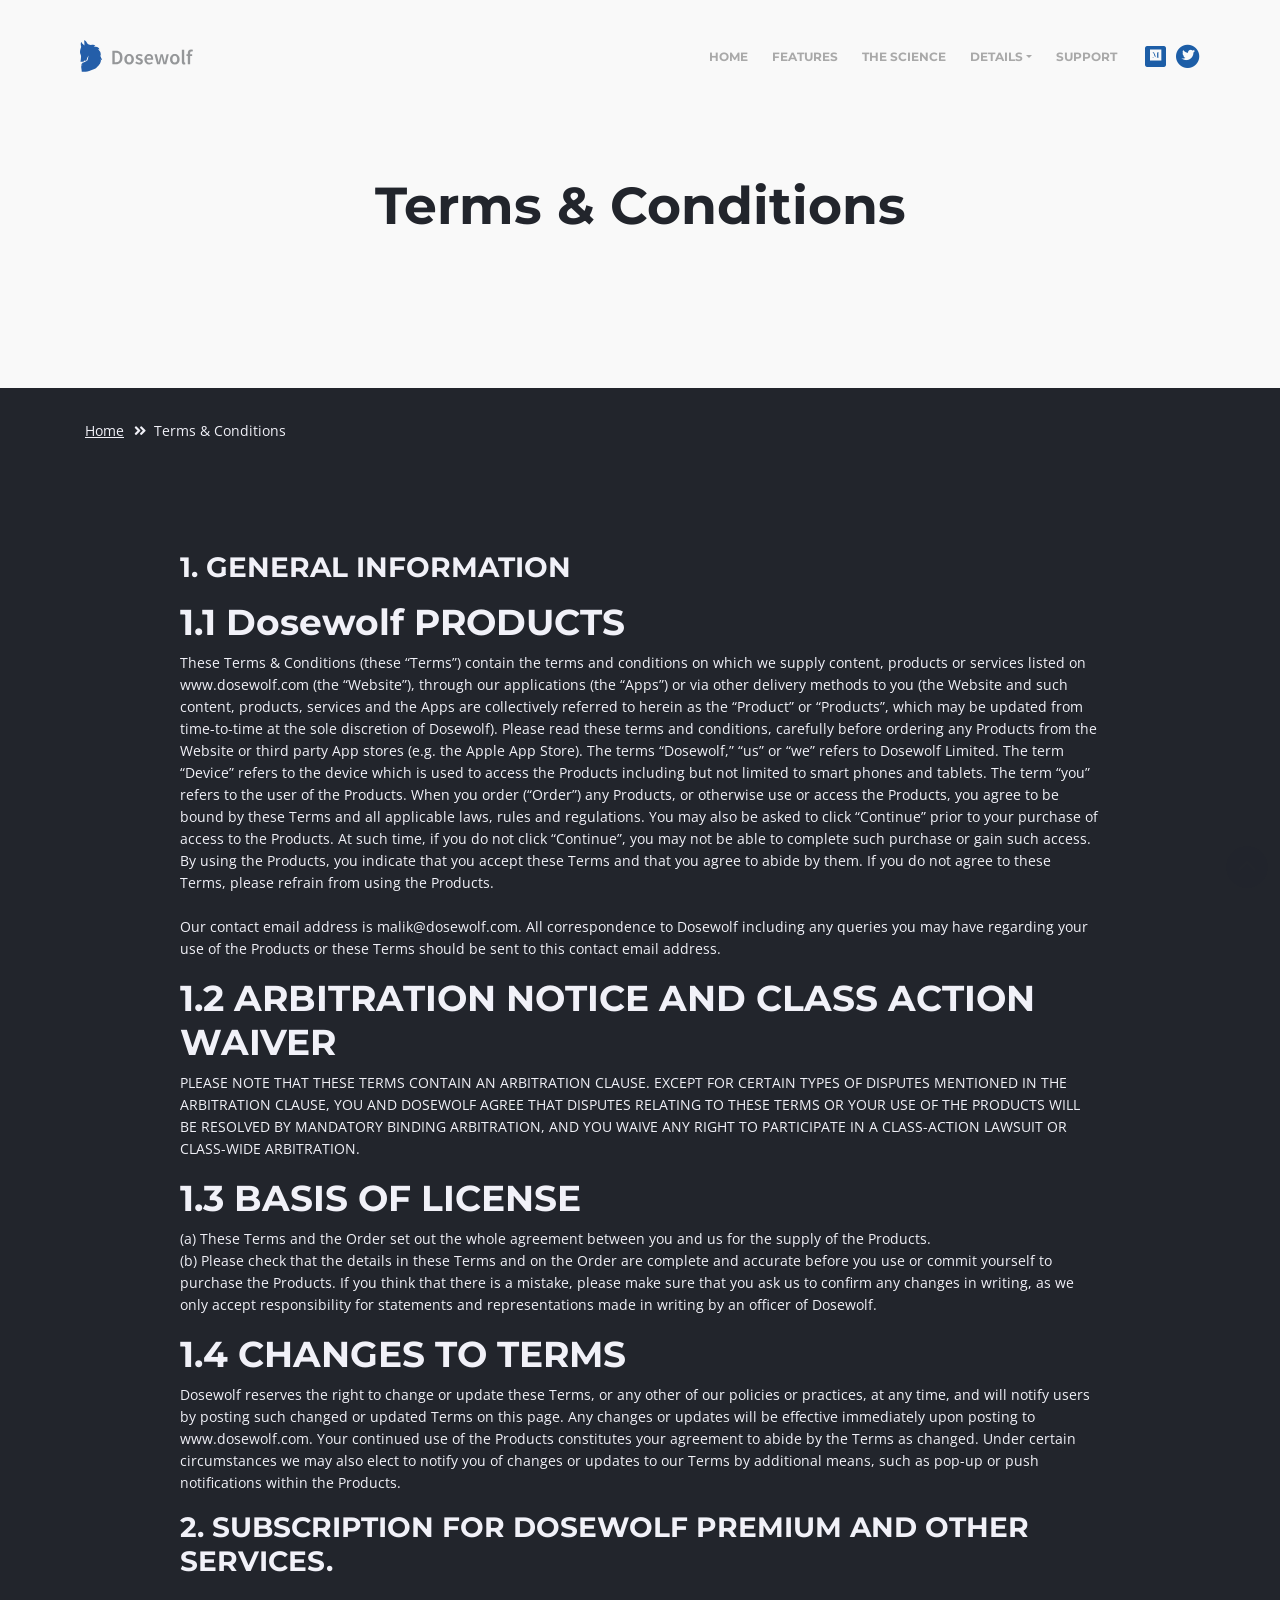
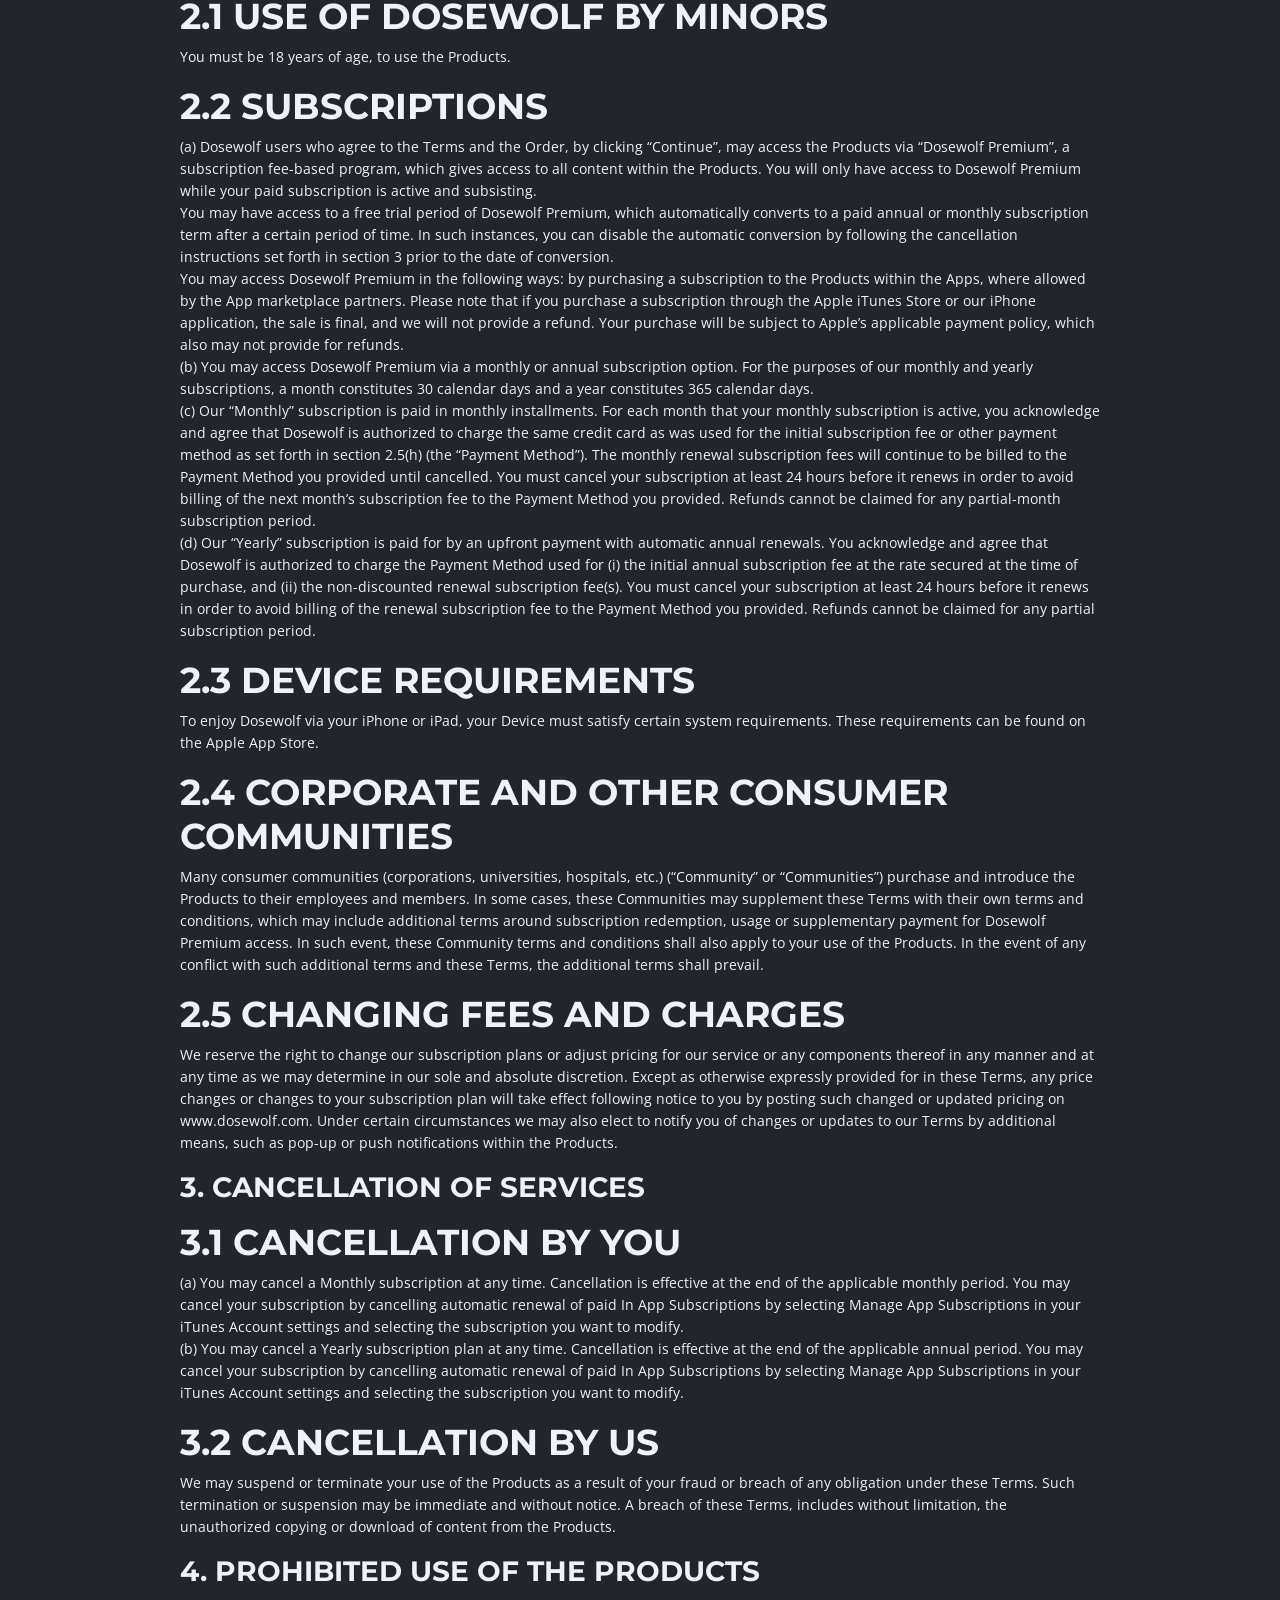
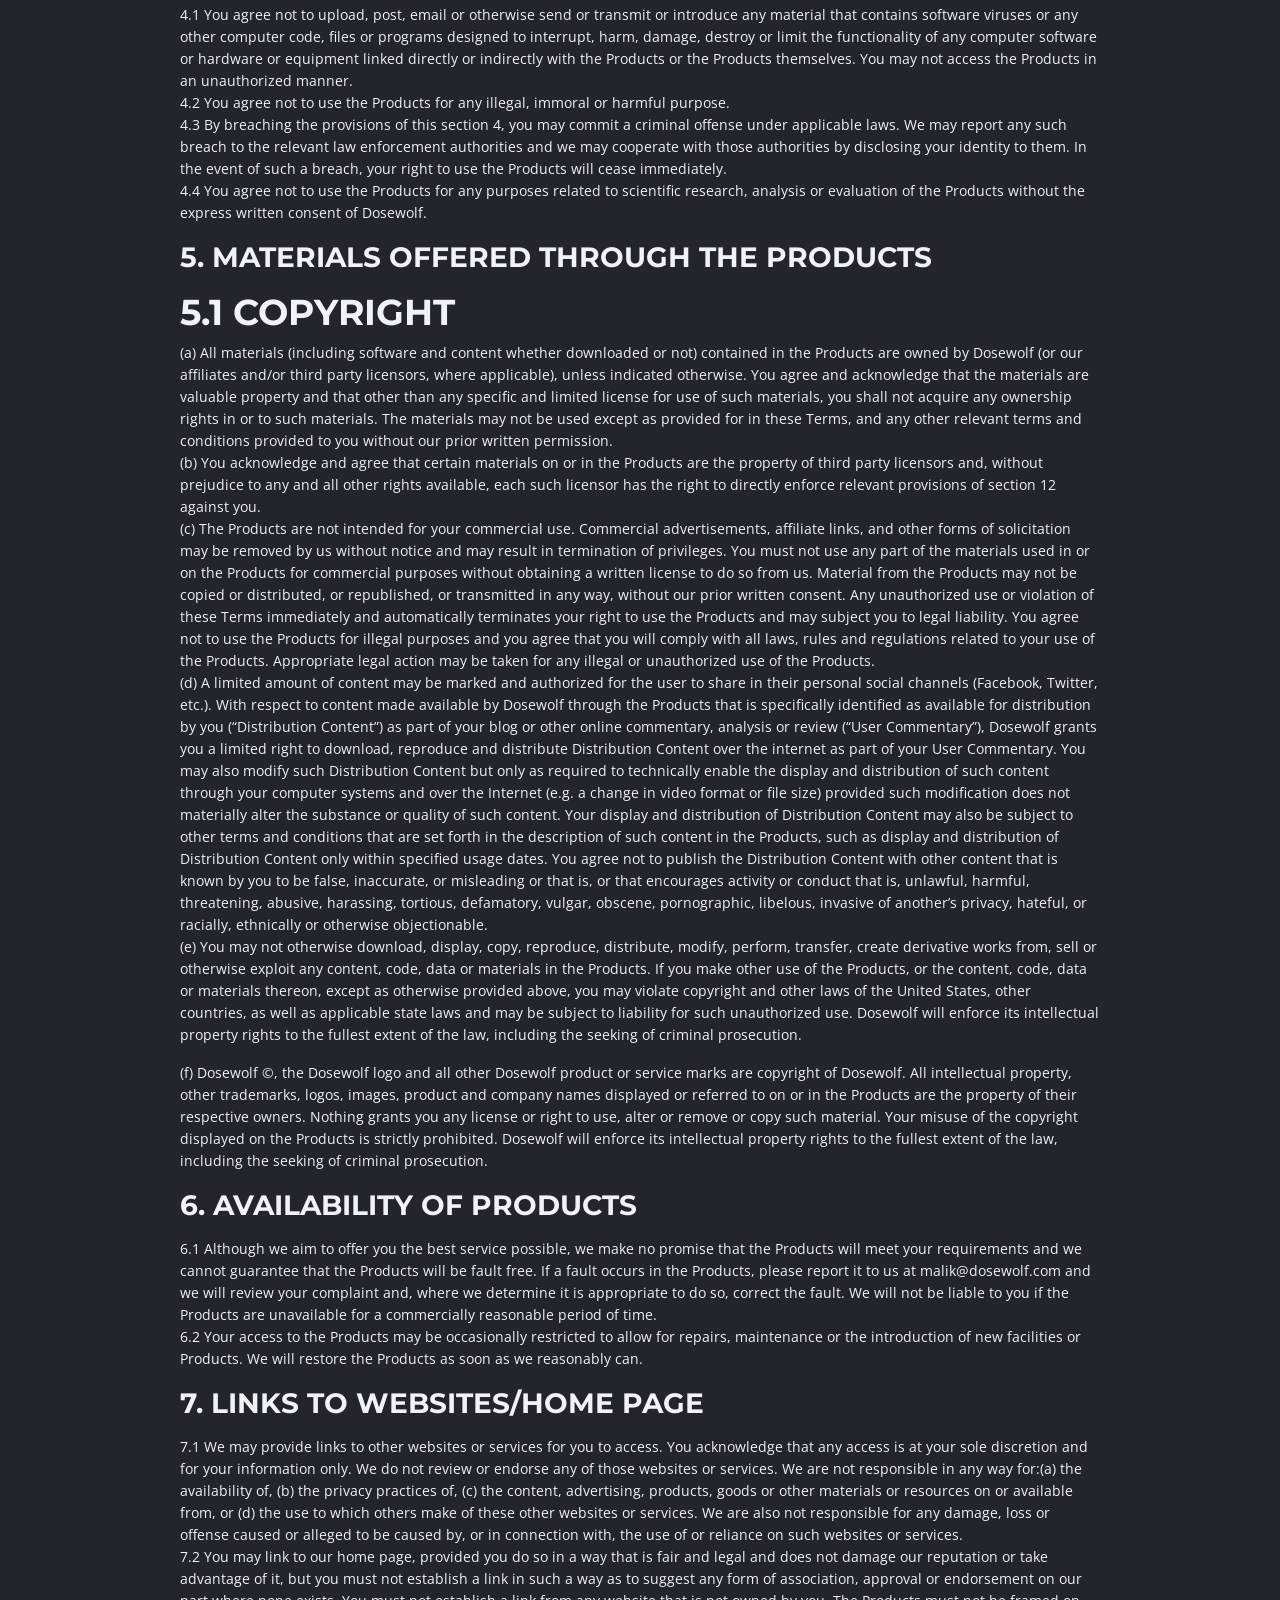
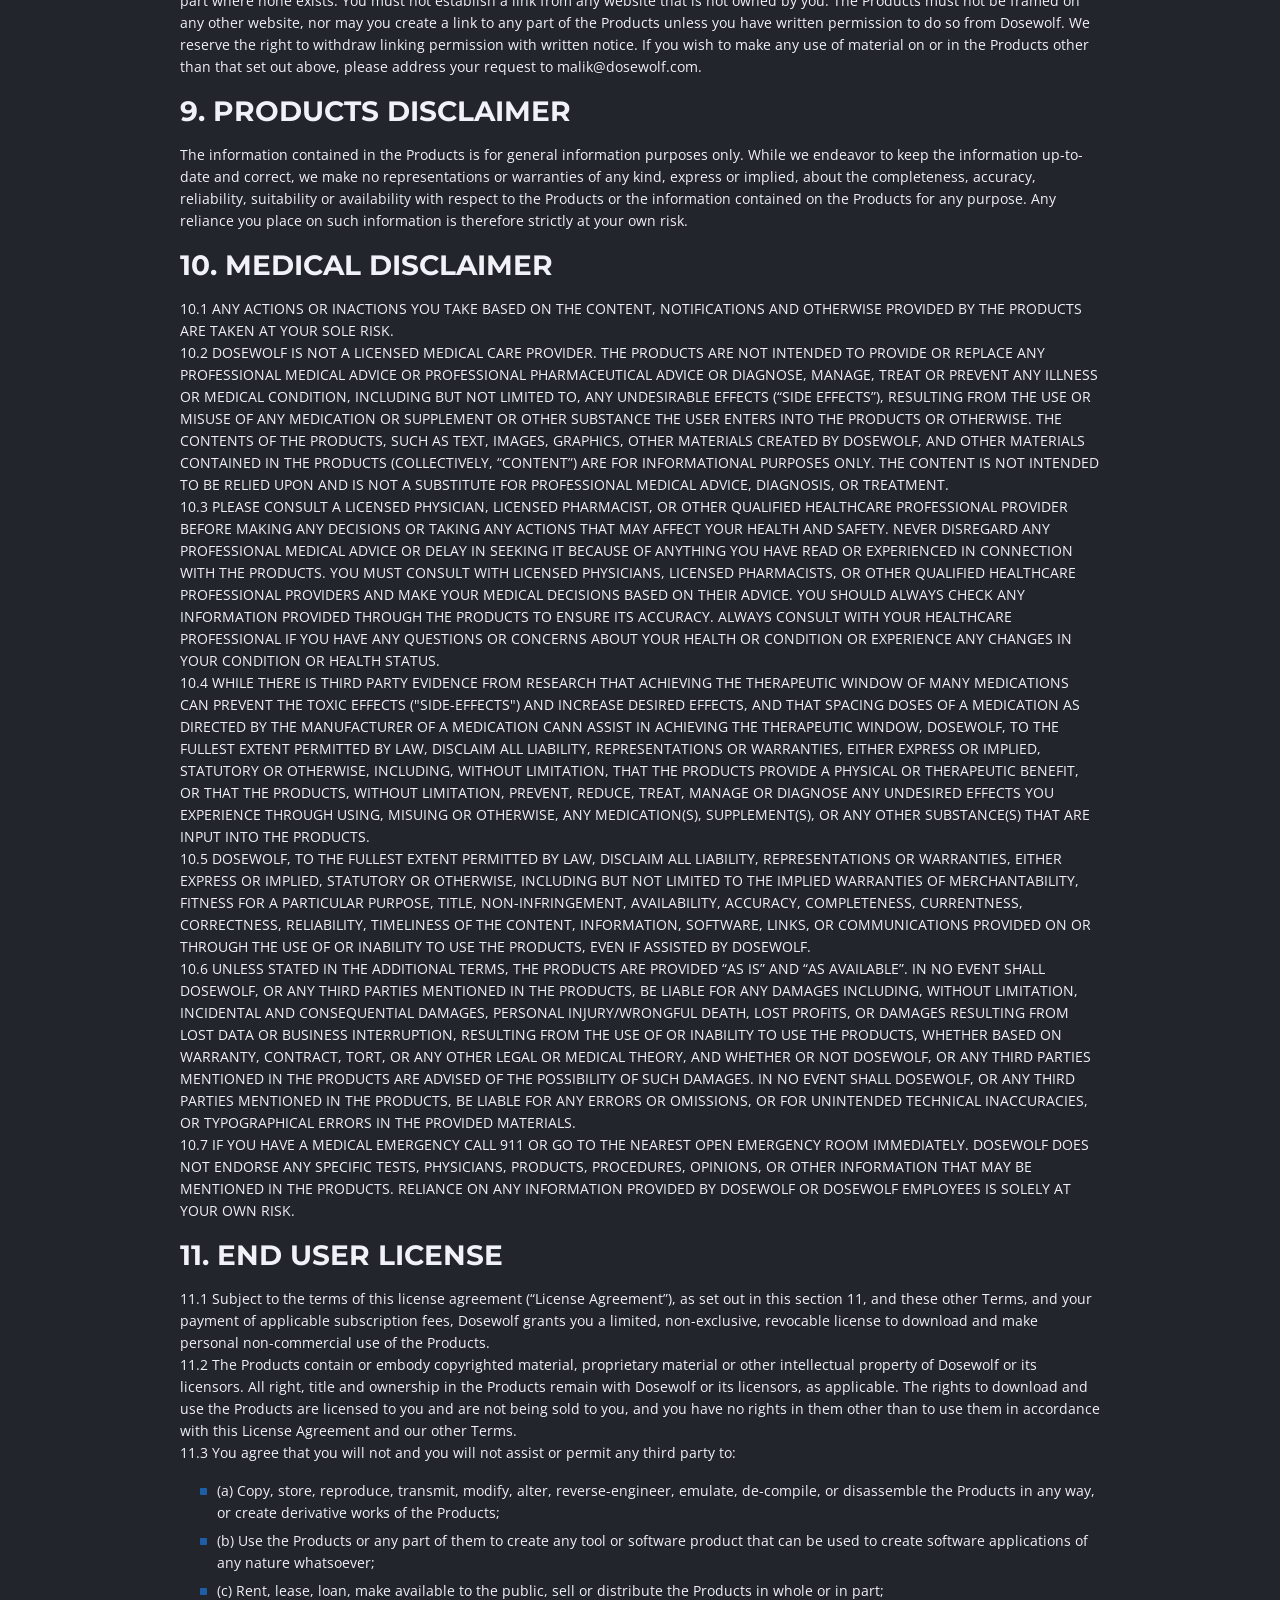
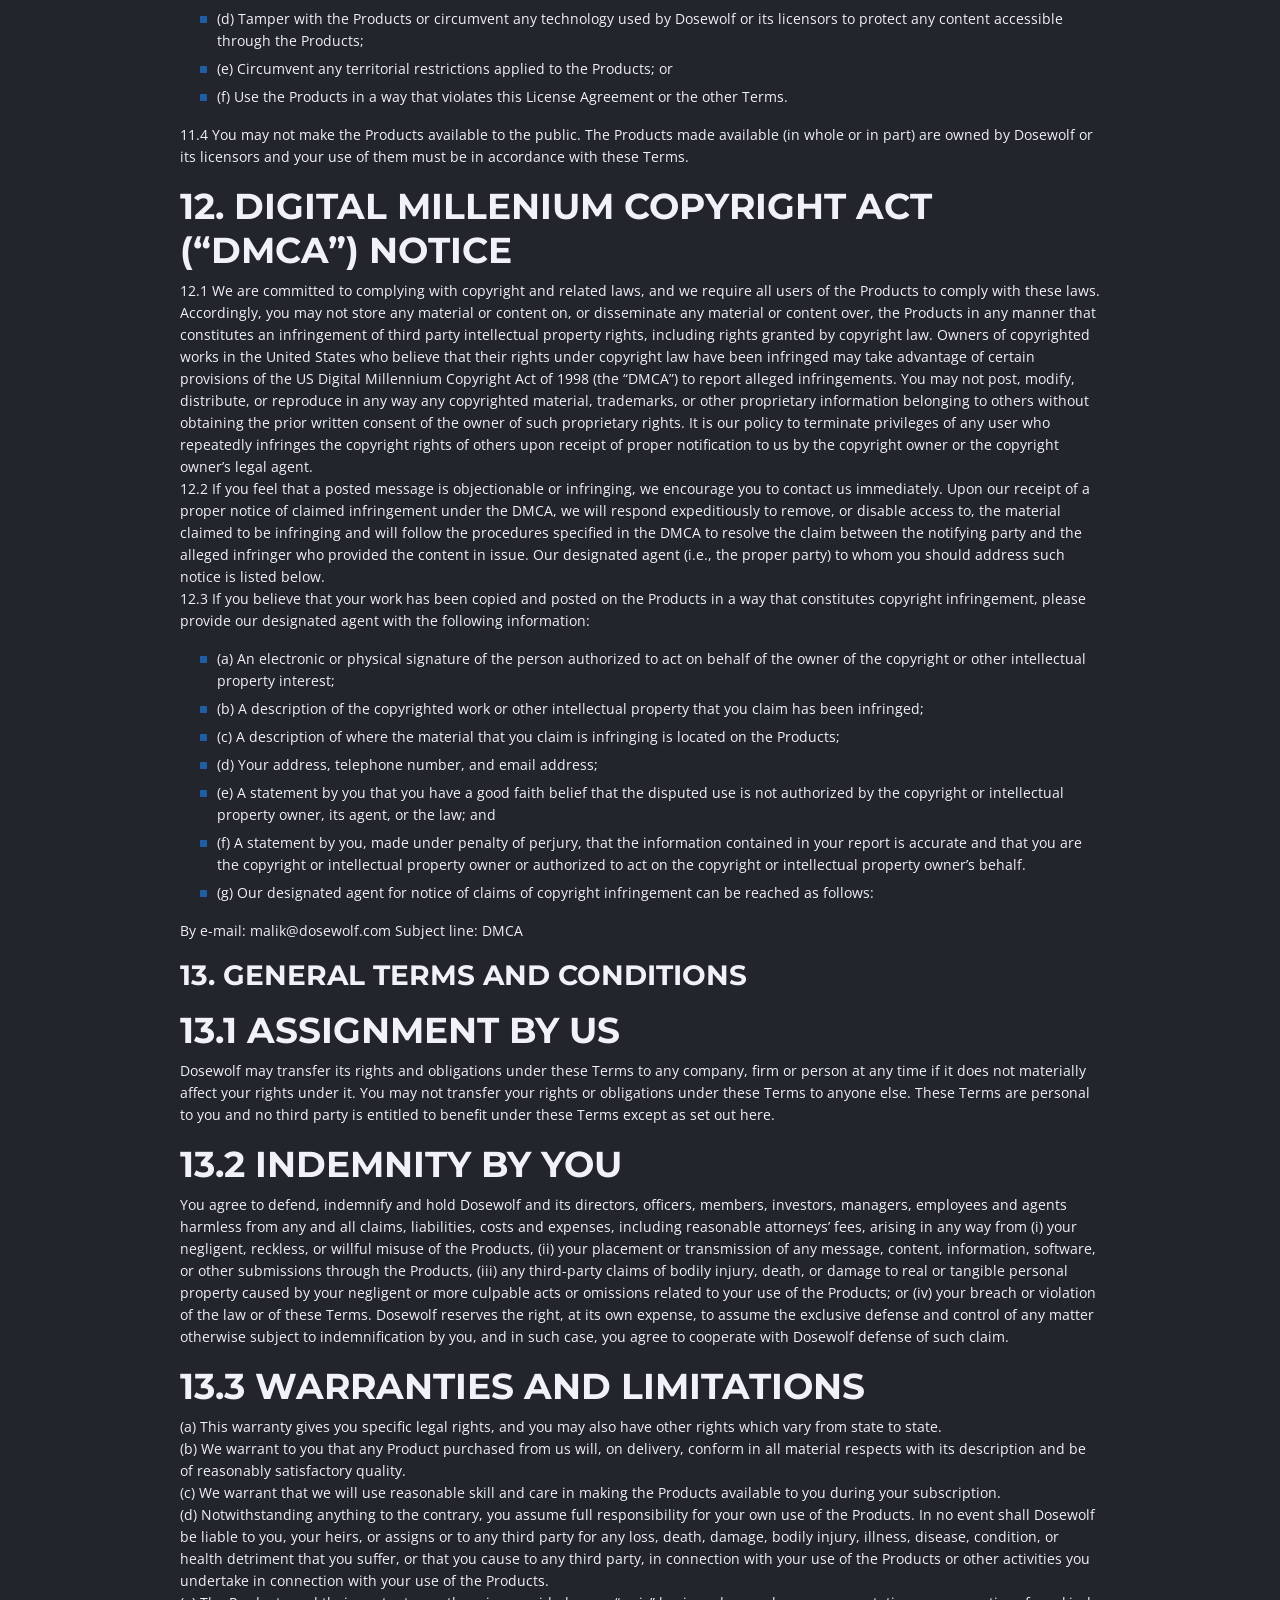
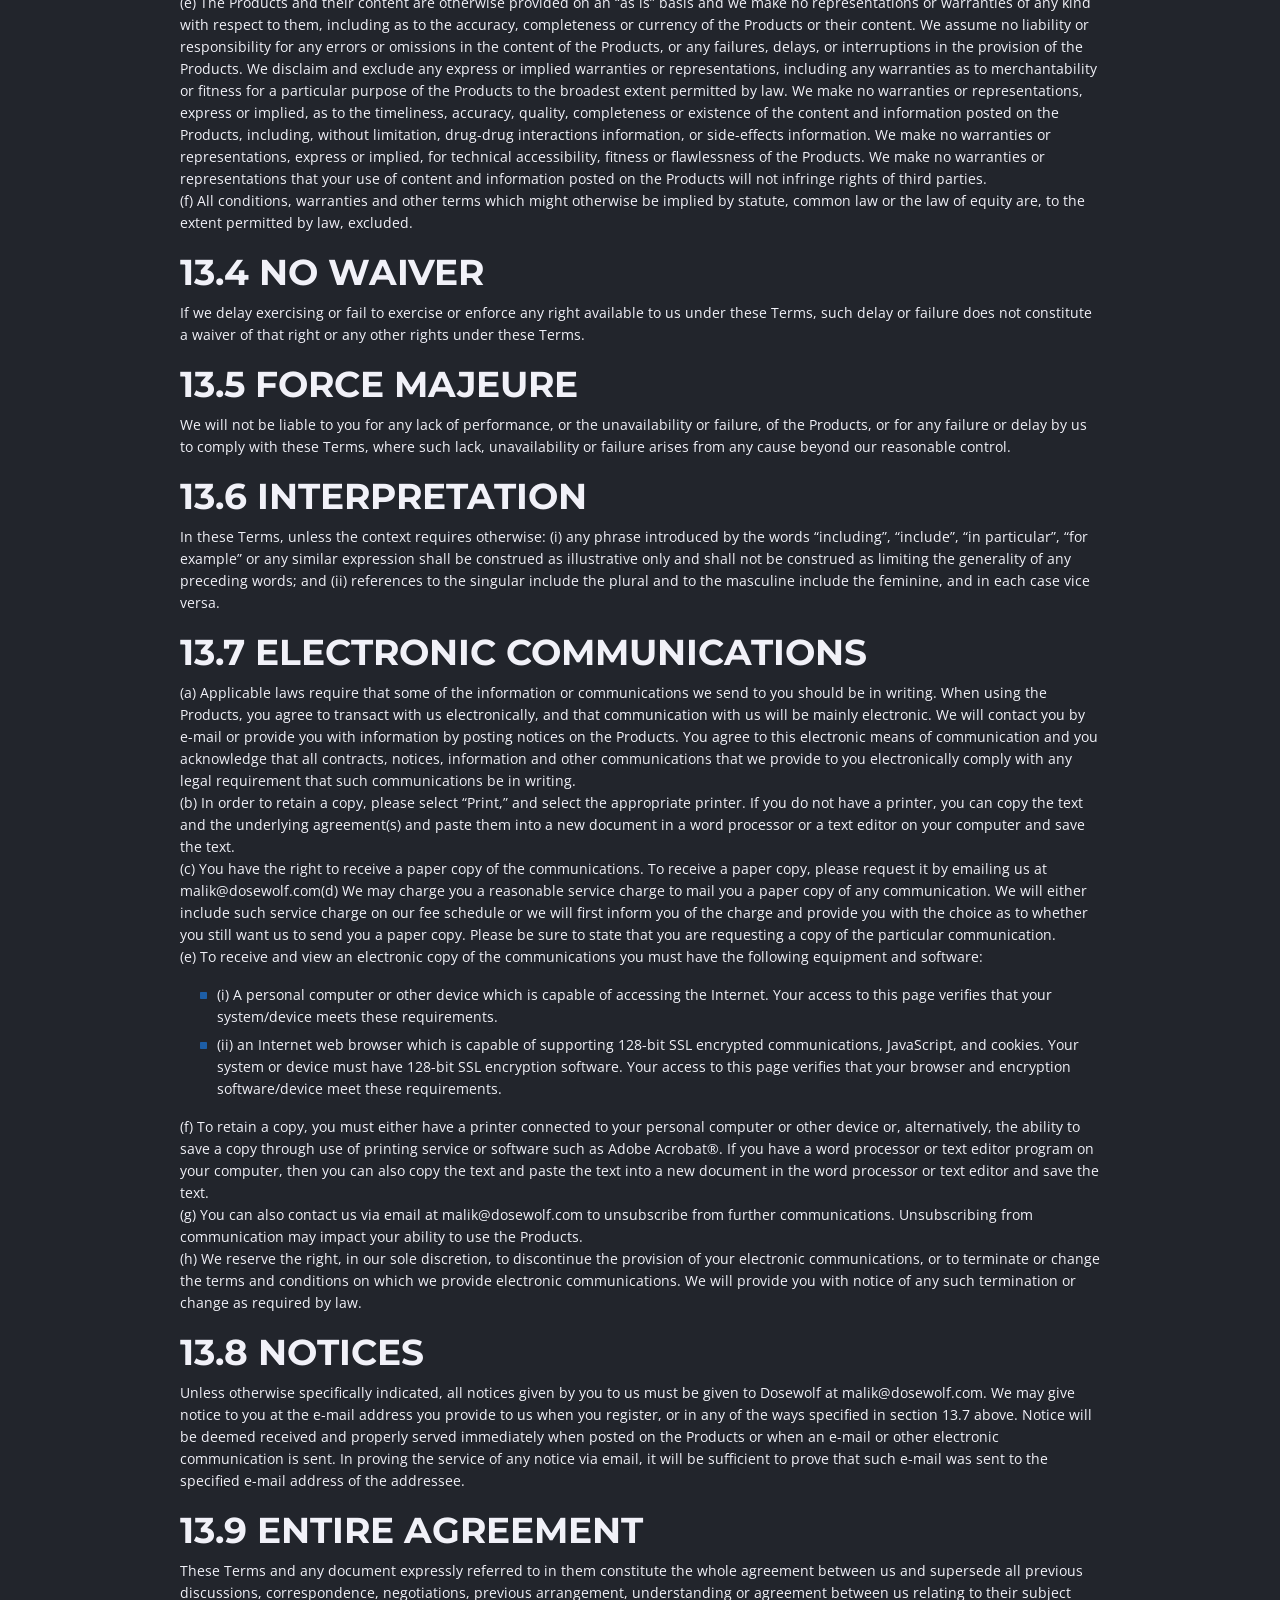
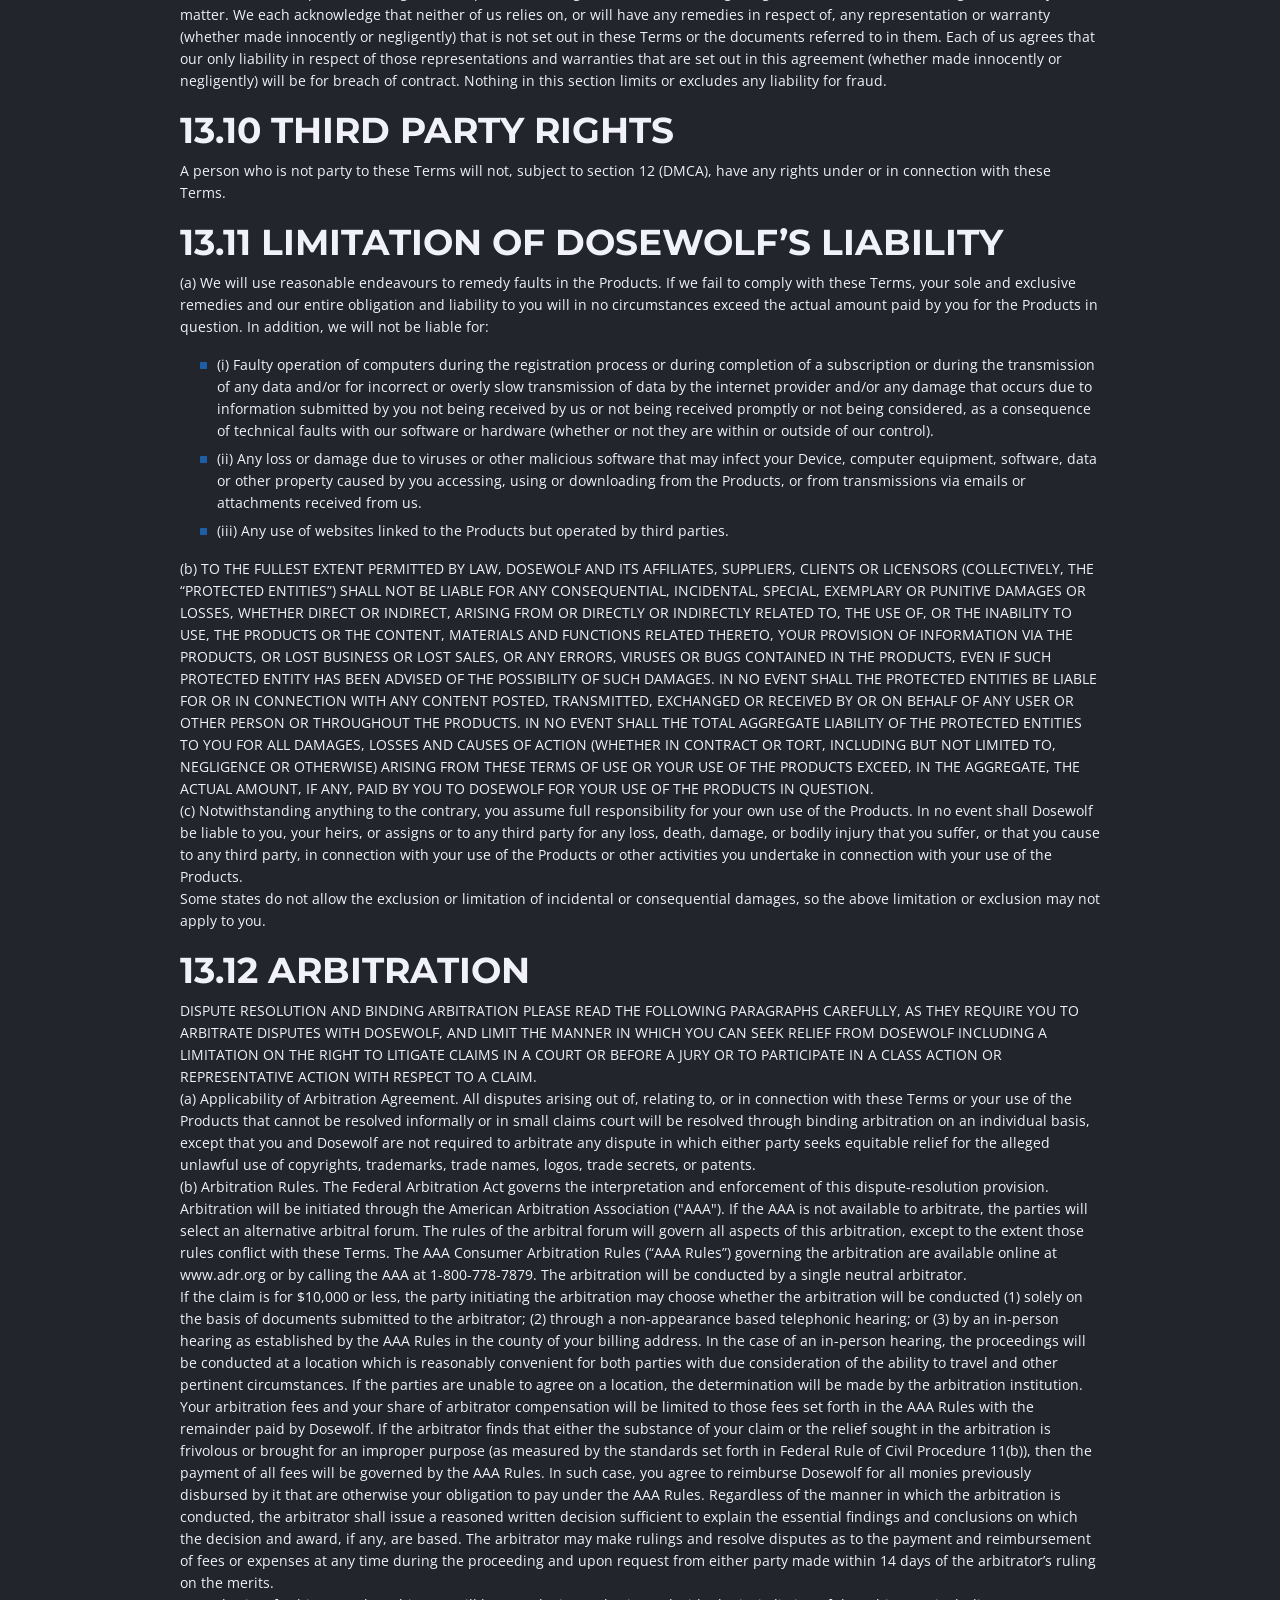
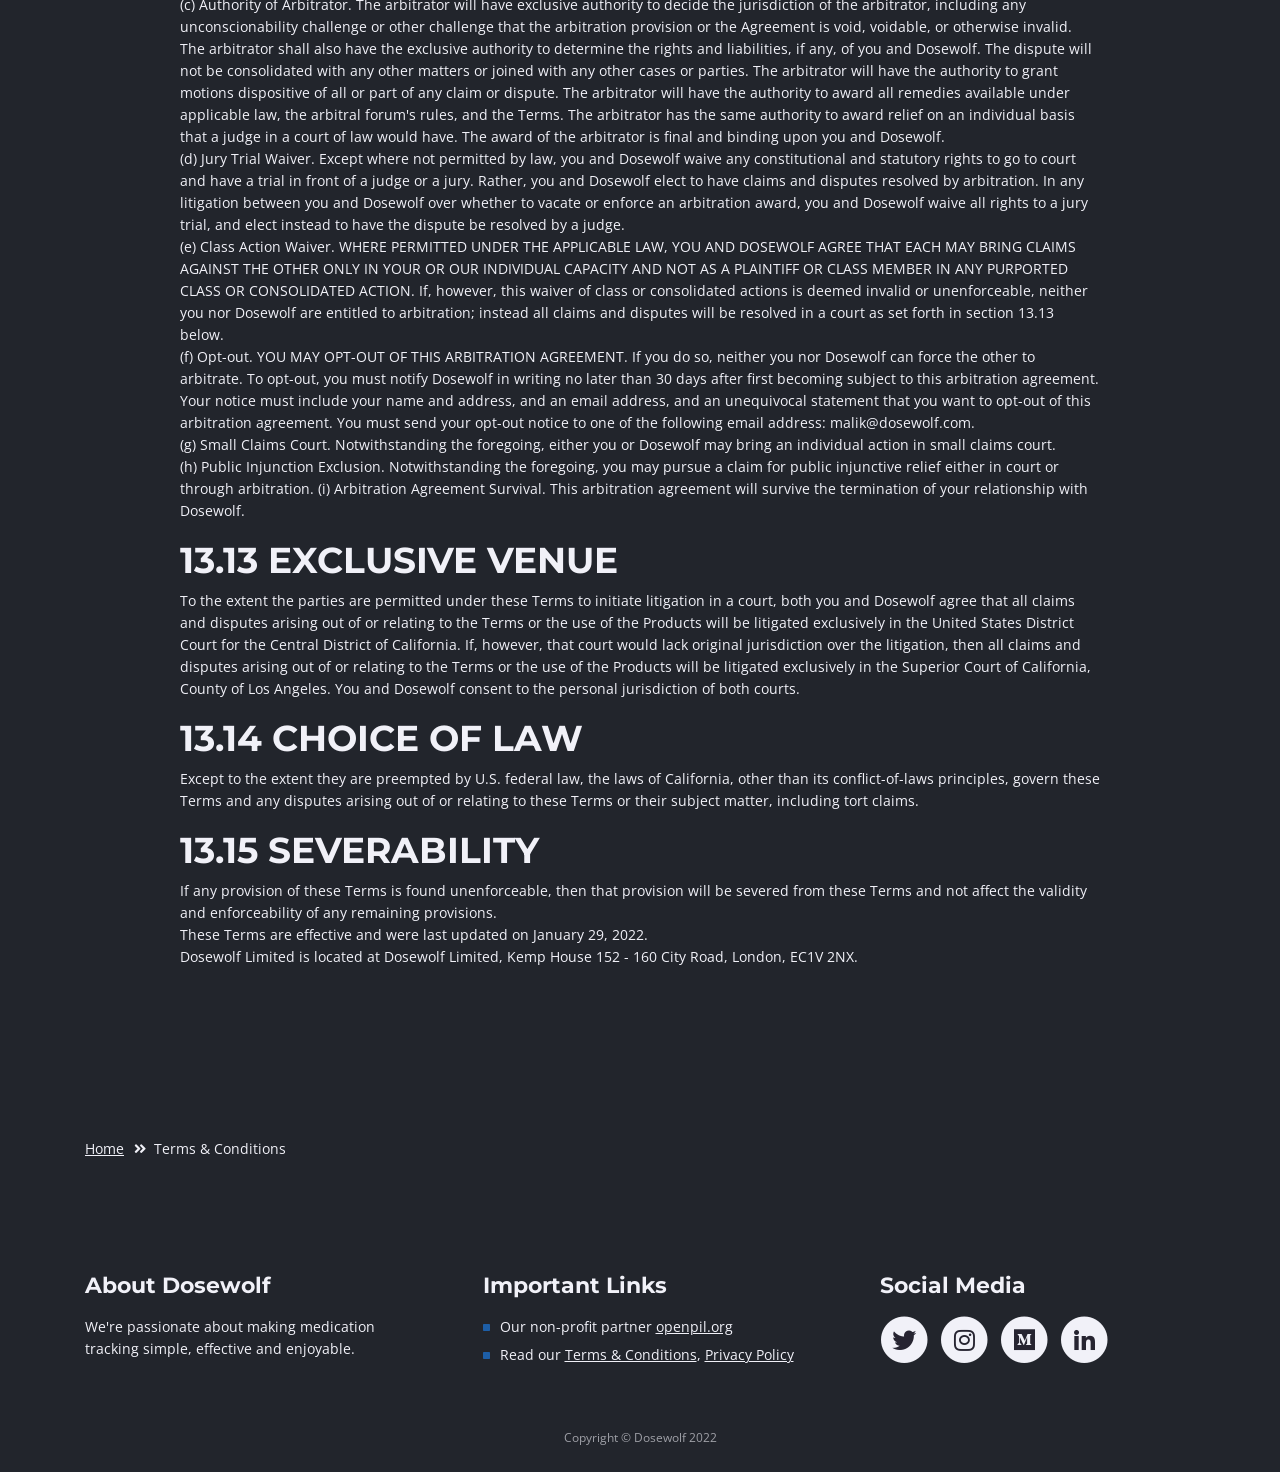
<file: termsandconditions.html>
<!DOCTYPE html>
<html lang="en">
<head>
    <link rel="apple-touch-icon" sizes="180x180" href="/apple-touch-icon.png">
        <link rel="icon" type="image/png" sizes="32x32" href="/favicon-32x32.png">
        <link rel="icon" type="image/png" sizes="16x16" href="/favicon-16x16.png">
        <link rel="manifest" href="/site.webmanifest">
        <link rel="mask-icon" href="/safari-pinned-tab.svg" color="#5bbad5">
        <meta name="msapplication-TileColor" content="#da532c">
        <meta name="theme-color" content="#ffffff">
    <meta charset="utf-8">
    <meta name="viewport" content="width=device-width, initial-scale=1, shrink-to-fit=no">
    
    <!-- SEO Meta Tags -->
    <meta name="description" content="The medication tracking app that helps automate dosing of time-sensitive drugs.">
    <meta name="author" content="Dosewolf Limited">

    <!-- OG Meta Tags to improve the way the post looks when you share the page on LinkedIn, Facebook, Google+ -->
	<meta property="og:site_name" content="" /> <!-- website name -->
	<meta property="og:site" content="" /> <!-- website link -->
	<meta property="og:title" content=""/> <!-- title shown in the actual shared post -->
	<meta property="og:description" content="" /> <!-- description shown in the actual shared post -->
	<meta property="og:image" content="" /> <!-- image link, make sure it's jpg -->
	<meta property="og:url" content="" /> <!-- where do you want your post to link to -->
	<meta property="og:type" content="article" />

    <!-- Website Title -->
    <title>Terms and Conditions | Dosewolf | The Medication Tracking App</title>
    
    <!-- Styles -->
    <link href="https://fonts.googleapis.com/css?family=Open+Sans:300,300i,400,400i,600,600i,700,700i" rel="stylesheet">
    <link href="https://fonts.googleapis.com/css?family=Montserrat:600,700" rel="stylesheet">
    <link href="css/bootstrap.css" rel="stylesheet">
    <link href="css/fontawesome-all.css" rel="stylesheet">
    <link href="css/swiper.css" rel="stylesheet">
	<link href="css/magnific-popup.css" rel="stylesheet">
    <link href="css/styles.css" rel="stylesheet">
	
	<!-- Favicon  -->
<!--    <link rel="icon" href="images/favicon.png">-->
</head>
<body data-spy="scroll" data-target=".fixed-top">
    
    <!-- Preloader -->
	<div class="spinner-wrapper">
        <div class="spinner">
            <div class="bounce1"></div>
            <div class="bounce2"></div>
            <div class="bounce3"></div>
        </div>
    </div>
    <!-- end of preloader -->
    

      <!-- Navbar -->
    <nav class="navbar navbar-expand-md navbar-dark navbar-custom fixed-top">
        <!-- Text Logo - Use this if you don't have a graphic logo -->


        <!-- Image Logo -->
        <a class="navbar-brand logo-image" href="index.html"><img src="images/Asset5.svg" alt="alternative"></a> 
        
        <!-- Mobile Menu Toggle Button -->
        <button class="navbar-toggler" type="button" data-toggle="collapse" data-target="#navbarsExampleDefault" aria-controls="navbarsExampleDefault" aria-expanded="false" aria-label="Toggle navigation">
            <span class="navbar-toggler-awesome fas fa-bars"></span>
            <span class="navbar-toggler-awesome fas fa-times"></span>
        </button>
        <!-- end of mobile menu toggle button -->

        <div class="collapse navbar-collapse" id="navbarsExampleDefault">
            <ul class="navbar-nav ml-auto">
                <li class="nav-item">
                    <a class="nav-link page-scroll" href="index.html">HOME <span class="sr-only">(current)</span></a>
                </li>
                <li class="nav-item">
                    <a class="nav-link page-scroll" href="index.html#features">FEATURES</a>
                </li>
                <li class="nav-item">
                    <a class="nav-link page-scroll" href="index.html#details">THE SCIENCE</a>
                </li>

                <!-- Dropdown Menu -->          
                <li class="nav-item dropdown">
                    <a class="nav-link dropdown-toggle page-scroll" href="index.html#screenshot" id="navbarDropdown" role="button" aria-haspopup="true" aria-expanded="false">DETAILS</a>
                    <div class="dropdown-menu" aria-labelledby="navbarDropdown">
                        <a class="dropdown-item" href="termsandconditions.html"><span class="item-text">TERMS CONDITIONS</span></a>
                        <div class="dropdown-items-divide-hr"></div>
                        <a class="dropdown-item" href="privacypolicy.html"><span class="item-text">PRIVACY POLICY</span></a>
                    </div>
                </li>
                <!-- end of dropdown menu -->

                <li class="nav-item">
                    <a class="nav-link page-scroll" href="index.html#contact">SUPPORT</a>
                </li>
            </ul>
            <span class="nav-item social-icons">
                <span class="fa-stack">
                    <a href="https://medium.com/@dosewolf">
                        <i class="fas fa-square fa-stack-2x"></i>
                        <i class="fab fa-medium fa-stack-1x"></i>
                    </a>
                </span>
                <span class="fa-stack">
                    <a href="https://twitter.com/malikhaahmed">
                        <i class="fas fa-circle fa-stack-2x"></i>
                        <i class="fab fa-twitter fa-stack-1x"></i>
                    </a>
                </span>
            </span>
        </div>
    </nav> <!-- end of navbar -->
    <!-- end of navbar -->


    <!-- Header -->
    <header id="header" class="ex-header">
        <div class="container">
            <div class="row">
                <div class="col-lg-12">
                    <h1 style="color: #22252c">Terms & Conditions</h1>
                </div> <!-- end of col -->
            </div> <!-- end of row -->
        </div> <!-- end of container -->
    </header> <!-- end of ex-header -->
    <!-- end of header -->


    <!-- Breadcrumbs -->
    <div class="ex-basic-1">
        <div class="container">
            <div class="row">
                <div class="col-lg-12">
                    <div class="breadcrumbs">
                        <a href="index.html">Home</a><i class="fa fa-angle-double-right"></i><span>Terms & Conditions</span>
                    </div> <!-- end of breadcrumbs -->
                </div> <!-- end of col -->
            </div> <!-- end of row -->
        </div> <!-- end of container -->
    </div> <!-- end of ex-basic-1 -->
    <!-- end of breadcrumbs -->


    <!-- Terms Content -->
    <div class="ex-basic-2">
        <div class="container">
            <div class="row">
                <div class="col-lg-10 offset-lg-1">
                    <div class="text-container">
                        <h3>1. GENERAL INFORMATION</h3>
                        <h2>1.1 Dosewolf PRODUCTS</h2>
                        <p>These Terms & Conditions (these “Terms”) contain the terms and conditions on which we supply content, products or services listed on www.dosewolf.com (the “Website”), through our applications (the “Apps”) or via other delivery methods to you (the Website and such content, products, services and the Apps are collectively referred to herein as the “Product” or “Products”, which may be updated from time-to-time at the sole discretion of Dosewolf). Please read these terms and conditions, carefully before ordering any Products from the Website or third party App stores (e.g. the Apple App Store). The terms “Dosewolf,” “us” or “we” refers to Dosewolf Limited. The term “Device” refers to the device which is used to access the Products including but not limited to smart phones and tablets. The term “you” refers to the user of the Products. When you order (“Order”) any Products, or otherwise use or access the Products, you agree to be bound by these Terms and all applicable laws, rules and regulations. You may also be asked to click “Continue” prior to your purchase of access to the Products. At such time, if you do not click “Continue”, you may not be able to complete such purchase or gain such access. By using the Products, you indicate that you accept these Terms and that you agree to abide by them. If you do not agree to these Terms, please refrain from using the Products.<br><br>Our contact email address is malik@dosewolf.com. All correspondence to Dosewolf including any queries you may have regarding your use of the Products or these Terms should be sent to this contact email address.</p>
                        
                        <h2>1.2 ARBITRATION NOTICE AND CLASS ACTION WAIVER</h2>
                        <p>PLEASE NOTE THAT THESE TERMS CONTAIN AN ARBITRATION CLAUSE. EXCEPT FOR CERTAIN TYPES OF DISPUTES MENTIONED IN THE ARBITRATION CLAUSE, YOU AND DOSEWOLF AGREE THAT DISPUTES RELATING TO THESE TERMS OR YOUR USE OF THE PRODUCTS WILL BE RESOLVED BY MANDATORY BINDING ARBITRATION, AND YOU WAIVE ANY RIGHT TO PARTICIPATE IN A CLASS-ACTION LAWSUIT OR CLASS-WIDE ARBITRATION.</p>
                        
                        <h2>1.3 BASIS OF LICENSE</h2>
                        <p>(a) These Terms and the Order set out the whole agreement between you and us for the supply of the Products.<br>(b) Please check that the details in these Terms and on the Order are complete and accurate before you use or commit yourself to purchase the Products. If you think that there is a mistake, please make sure that you ask us to confirm any changes in writing, as we only accept responsibility for statements and representations made in writing by an officer of Dosewolf.</p>
                        
                        <h2>1.4 CHANGES TO TERMS</h2>
                        <p>Dosewolf reserves the right to change or update these Terms, or any other of our policies or practices, at any time, and will notify users by posting such changed or updated Terms on this page. Any changes or updates will be effective immediately upon posting to www.dosewolf.com. Your continued use of the Products constitutes your agreement to abide by the Terms as changed. Under certain circumstances we may also elect to notify you of changes or updates to our Terms by additional means, such as pop-up or push notifications within the Products.</p>
                        
                        
                        <h3>2. SUBSCRIPTION FOR DOSEWOLF PREMIUM AND OTHER SERVICES.</h3>
                        <h2>2.1 USE OF DOSEWOLF BY MINORS</h2>
                        <p>You must be 18 years of age, to use the Products. </p>
                        
                        <h2>2.2 SUBSCRIPTIONS</h2>
                        <p>(a) Dosewolf users who agree to the Terms and the Order, by clicking “Continue”, may access the Products via “Dosewolf Premium”, a subscription fee-based program, which gives access to all content within the Products. You will only have access to Dosewolf Premium while your paid subscription is active and subsisting.<br>You may have access to a free trial period of Dosewolf Premium, which automatically converts to a paid annual or monthly subscription term after a certain period of time. In such instances, you can disable the automatic conversion by following the cancellation instructions set forth in section 3 prior to the date of conversion.<br>You may access Dosewolf Premium in the following ways: by purchasing a subscription to the Products within the Apps, where allowed by the App marketplace partners. Please note that if you purchase a subscription through the Apple iTunes Store or our iPhone application, the sale is final, and we will not provide a refund. Your purchase will be subject to Apple’s applicable payment policy, which also may not provide for refunds. <br>(b) You may access Dosewolf Premium via a monthly or annual subscription option. For the purposes of our monthly and yearly subscriptions, a month constitutes 30 calendar days and a year constitutes 365 calendar days.<br>(c) Our “Monthly” subscription is paid in monthly installments. For each month that your monthly subscription is active, you acknowledge and agree that Dosewolf is authorized to charge the same credit card as was used for the initial subscription fee or other payment method as set forth in section 2.5(h) (the “Payment Method”). The monthly renewal subscription fees will continue to be billed to the Payment Method you provided until cancelled. You must cancel your subscription at least 24 hours before it renews in order to avoid billing of the next month’s subscription fee to the Payment Method you provided. Refunds cannot be claimed for any partial-month subscription period.<br>(d) Our “Yearly” subscription is paid for by an upfront payment with automatic annual renewals. You acknowledge and agree that Dosewolf is authorized to charge the Payment Method used for (i) the initial annual subscription fee at the rate secured at the time of purchase, and (ii) the non-discounted renewal subscription fee(s). You must cancel your subscription at least 24 hours before it renews in order to avoid billing of the renewal subscription fee to the Payment Method you provided. Refunds cannot be claimed for any partial subscription period.</p>
                        
                        <h2>2.3 DEVICE REQUIREMENTS</h2>
                        <p>To enjoy Dosewolf via your iPhone or iPad, your Device must satisfy certain system requirements. These requirements can be found on the Apple App Store.</p>
                        
                        <h2>2.4 CORPORATE AND OTHER CONSUMER COMMUNITIES</h2>
                        <p>Many consumer communities (corporations, universities, hospitals, etc.) (“Community” or “Communities”) purchase and introduce the Products to their employees and members. In some cases, these Communities may supplement these Terms with their own terms and conditions, which may include additional terms around subscription redemption, usage or supplementary payment for Dosewolf Premium access. In such event, these Community terms and conditions shall also apply to your use of the Products. In the event of any conflict with such additional terms and these Terms, the additional terms shall prevail.</p>
                        
                         <h2>2.5 CHANGING FEES AND CHARGES</h2>
                        <p>We reserve the right to change our subscription plans or adjust pricing for our service or any components thereof in any manner and at any time as we may determine in our sole and absolute discretion. Except as otherwise expressly provided for in these Terms, any price changes or changes to your subscription plan will take effect following notice to you by posting such changed or updated pricing on www.dosewolf.com. Under certain circumstances we may also elect to notify you of changes or updates to our Terms by additional means, such as pop-up or push notifications within the Products.</p>
                        
                        
                        <h3>3. CANCELLATION OF SERVICES</h3>
                        <h2>3.1 CANCELLATION BY YOU</h2>
                        <p>(a) You may cancel a Monthly subscription at any time. Cancellation is effective at the end of the applicable monthly period. You may cancel your subscription by cancelling automatic renewal of paid In App Subscriptions by selecting Manage App Subscriptions in your iTunes Account settings and selecting the subscription you want to modify.<br>(b) You may cancel a Yearly subscription plan at any time. Cancellation is effective at the end of the applicable annual period. You may cancel your subscription by cancelling automatic renewal of paid In App Subscriptions by selecting Manage App Subscriptions in your iTunes Account settings and selecting the subscription you want to modify.</p>
                        
                        <h2>3.2 CANCELLATION BY US</h2>
                        <p>We may suspend or terminate your use of the Products as a result of your fraud or breach of any obligation under these Terms. Such termination or suspension may be immediate and without notice. A breach of these Terms, includes without limitation, the unauthorized copying or download of content from the Products.</p>
                        
                         
                        <h3>4. PROHIBITED USE OF THE PRODUCTS</h3>
                        <p>4.1 You agree not to upload, post, email or otherwise send or transmit or introduce any material that contains software viruses or any other computer code, files or programs designed to interrupt, harm, damage, destroy or limit the functionality of any computer software or hardware or equipment linked directly or indirectly with the Products or the Products themselves. You may not access the Products in an unauthorized manner.<br>4.2 You agree not to use the Products for any illegal, immoral or harmful purpose.<br>4.3 By breaching the provisions of this section 4, you may commit a criminal offense under applicable laws. We may report any such breach to the relevant law enforcement authorities and we may cooperate with those authorities by disclosing your identity to them. In the event of such a breach, your right to use the Products will cease immediately.<br>4.4 You agree not to use the Products for any purposes related to scientific research, analysis or evaluation of the Products without the express written consent of Dosewolf.</p>
                     
                        
                         
                        <h3>5. MATERIALS OFFERED THROUGH THE PRODUCTS</h3>
                        <h2>5.1 COPYRIGHT</h2>
                        <p>(a) All materials (including software and content whether downloaded or not) contained in the Products are owned by Dosewolf (or our affiliates and/or third party licensors, where applicable), unless indicated otherwise. You agree and acknowledge that the materials are valuable property and that other than any specific and limited license for use of such materials, you shall not acquire any ownership rights in or to such materials. The materials may not be used except as provided for in these Terms, and any other relevant terms and conditions provided to you without our prior written permission.<br>(b) You acknowledge and agree that certain materials on or in the Products are the property of third party licensors and, without prejudice to any and all other rights available, each such licensor has the right to directly enforce relevant provisions of section 12 against you.<br>(c) The Products are not intended for your commercial use. Commercial advertisements, affiliate links, and other forms of solicitation may be removed by us without notice and may result in termination of privileges. You must not use any part of the materials used in or on the Products for commercial purposes without obtaining a written license to do so from us. Material from the Products may not be copied or distributed, or republished, or transmitted in any way, without our prior written consent. Any unauthorized use or violation of these Terms immediately and automatically terminates your right to use the Products and may subject you to legal liability. You agree not to use the Products for illegal purposes and you agree that you will comply with all laws, rules and regulations related to your use of the Products. Appropriate legal action may be taken for any illegal or unauthorized use of the Products.<br>(d) A limited amount of content may be marked and authorized for the user to share in their personal social channels (Facebook, Twitter, etc.). With respect to content made available by Dosewolf through the Products that is specifically identified as available for distribution by you (“Distribution Content”) as part of your blog or other online commentary, analysis or review (“User Commentary”), Dosewolf grants you a limited right to download, reproduce and distribute Distribution Content over the internet as part of your User Commentary. You may also modify such Distribution Content but only as required to technically enable the display and distribution of such content through your computer systems and over the Internet (e.g. a change in video format or file size) provided such modification does not materially alter the substance or quality of such content. Your display and distribution of Distribution Content may also be subject to other terms and conditions that are set forth in the description of such content in the Products, such as display and distribution of Distribution Content only within specified usage dates. You agree not to publish the Distribution Content with other content that is known by you to be false, inaccurate, or misleading or that is, or that encourages activity or conduct that is, unlawful, harmful, threatening, abusive, harassing, tortious, defamatory, vulgar, obscene, pornographic, libelous, invasive of another’s privacy, hateful, or racially, ethnically or otherwise objectionable.<br>(e) You may not otherwise download, display, copy, reproduce, distribute, modify, perform, transfer, create derivative works from, sell or otherwise exploit any content, code, data or materials in the Products. If you make other use of the Products, or the content, code, data or materials thereon, except as otherwise provided above, you may violate copyright and other laws of the United States, other countries, as well as applicable state laws and may be subject to liability for such unauthorized use. Dosewolf will enforce its intellectual property rights to the fullest extent of the law, including the seeking of criminal prosecution.</p>
                        
                 
                        <p>(f) Dosewolf ©, the Dosewolf logo and all other Dosewolf product or service marks are copyright of Dosewolf. All intellectual property, other trademarks, logos, images, product and company names displayed or referred to on or in the Products are the property of their respective owners. Nothing grants you any license or right to use, alter or remove or copy such material. Your misuse of the copyright displayed on the Products is strictly prohibited. Dosewolf will enforce its intellectual property rights to the fullest extent of the law, including the seeking of criminal prosecution.</p>
                
                        
                        
                            <h3>6. AVAILABILITY OF PRODUCTS</h3>
                        <p>6.1 Although we aim to offer you the best service possible, we make no promise that the Products will meet your requirements and we cannot guarantee that the Products will be fault free. If a fault occurs in the Products, please report it to us at malik@dosewolf.com and we will review your complaint and, where we determine it is appropriate to do so, correct the fault. We will not be liable to you if the Products are unavailable for a commercially reasonable period of time.<br>6.2 Your access to the Products may be occasionally restricted to allow for repairs, maintenance or the introduction of new facilities or Products. We will restore the Products as soon as we reasonably can.</p>
                        
                        
                            <h3>7. LINKS TO WEBSITES/HOME PAGE</h3>
                        <p>7.1 We may provide links to other websites or services for you to access. You acknowledge that any access is at your sole discretion and for your information only. We do not review or endorse any of those websites or services. We are not responsible in any way for:(a) the availability of, (b) the privacy practices of, (c) the content, advertising, products, goods or other materials or resources on or available from, or (d) the use to which others make of these other websites or services. We are also not responsible for any damage, loss or offense caused or alleged to be caused by, or in connection with, the use of or reliance on such websites or services.<br>7.2 You may link to our home page, provided you do so in a way that is fair and legal and does not damage our reputation or take advantage of it, but you must not establish a link in such a way as to suggest any form of association, approval or endorsement on our part where none exists. You must not establish a link from any website that is not owned by you. The Products must not be framed on any other website, nor may you create a link to any part of the Products unless you have written permission to do so from Dosewolf. We reserve the right to withdraw linking permission with written notice. If you wish to make any use of material on or in the Products other than that set out above, please address your request to malik@dosewolf.com.</p>
                        
                
                        
                        
                            <h3>9. PRODUCTS DISCLAIMER</h3>
                        <p>The information contained in the Products is for general information purposes only. While we endeavor to keep the information up-to-date and correct, we make no representations or warranties of any kind, express or implied, about the completeness, accuracy, reliability, suitability or availability with respect to the Products or the information contained on the Products for any purpose. Any reliance you place on such information is therefore strictly at your own risk.</p>
                        
                        <h3>10. MEDICAL DISCLAIMER</h3>
                        <p>10.1 ANY ACTIONS OR INACTIONS YOU TAKE BASED ON THE CONTENT, NOTIFICATIONS AND OTHERWISE PROVIDED BY THE PRODUCTS ARE TAKEN AT YOUR SOLE RISK.<br>10.2 DOSEWOLF IS NOT A LICENSED MEDICAL CARE PROVIDER. THE PRODUCTS ARE NOT INTENDED TO PROVIDE OR REPLACE ANY PROFESSIONAL MEDICAL ADVICE OR PROFESSIONAL PHARMACEUTICAL ADVICE OR DIAGNOSE, MANAGE, TREAT OR PREVENT ANY ILLNESS OR MEDICAL CONDITION, INCLUDING BUT NOT LIMITED TO, ANY UNDESIRABLE EFFECTS (“SIDE EFFECTS”), RESULTING FROM THE USE OR MISUSE OF ANY MEDICATION OR SUPPLEMENT OR OTHER SUBSTANCE THE USER ENTERS INTO THE PRODUCTS OR OTHERWISE. THE CONTENTS OF THE PRODUCTS, SUCH AS TEXT, IMAGES, GRAPHICS, OTHER MATERIALS CREATED BY DOSEWOLF, AND OTHER MATERIALS CONTAINED IN THE PRODUCTS (COLLECTIVELY, “CONTENT”) ARE FOR INFORMATIONAL PURPOSES ONLY. THE CONTENT IS NOT INTENDED TO BE RELIED UPON AND IS NOT A SUBSTITUTE FOR PROFESSIONAL MEDICAL ADVICE, DIAGNOSIS, OR TREATMENT. <br>10.3 PLEASE CONSULT A LICENSED PHYSICIAN, LICENSED PHARMACIST, OR OTHER QUALIFIED HEALTHCARE PROFESSIONAL PROVIDER BEFORE MAKING ANY DECISIONS OR TAKING ANY ACTIONS THAT MAY AFFECT YOUR HEALTH AND SAFETY. NEVER DISREGARD ANY PROFESSIONAL MEDICAL ADVICE OR DELAY IN SEEKING IT BECAUSE OF ANYTHING YOU HAVE READ OR EXPERIENCED IN CONNECTION WITH THE PRODUCTS. YOU MUST CONSULT WITH LICENSED PHYSICIANS, LICENSED PHARMACISTS, OR OTHER QUALIFIED HEALTHCARE PROFESSIONAL PROVIDERS AND MAKE YOUR MEDICAL DECISIONS BASED ON THEIR ADVICE. YOU SHOULD ALWAYS CHECK ANY INFORMATION PROVIDED THROUGH THE PRODUCTS TO ENSURE ITS ACCURACY. ALWAYS CONSULT WITH YOUR HEALTHCARE PROFESSIONAL IF YOU HAVE ANY QUESTIONS OR CONCERNS ABOUT YOUR HEALTH OR CONDITION OR EXPERIENCE ANY CHANGES IN YOUR CONDITION OR HEALTH STATUS. <br>10.4 WHILE THERE IS THIRD PARTY EVIDENCE FROM RESEARCH THAT ACHIEVING THE THERAPEUTIC WINDOW OF MANY MEDICATIONS CAN PREVENT THE TOXIC EFFECTS ("SIDE-EFFECTS") AND INCREASE DESIRED EFFECTS, AND THAT SPACING DOSES OF A MEDICATION AS DIRECTED BY THE MANUFACTURER OF A MEDICATION CANN ASSIST IN ACHIEVING THE THERAPEUTIC WINDOW, DOSEWOLF, TO THE FULLEST EXTENT PERMITTED BY LAW, DISCLAIM ALL LIABILITY, REPRESENTATIONS OR WARRANTIES, EITHER EXPRESS OR IMPLIED, STATUTORY OR OTHERWISE, INCLUDING, WITHOUT LIMITATION, THAT THE PRODUCTS PROVIDE A PHYSICAL OR THERAPEUTIC BENEFIT, OR THAT THE PRODUCTS, WITHOUT LIMITATION, PREVENT, REDUCE, TREAT, MANAGE OR DIAGNOSE ANY UNDESIRED EFFECTS YOU EXPERIENCE THROUGH USING, MISUING OR OTHERWISE, ANY MEDICATION(S), SUPPLEMENT(S), OR ANY OTHER SUBSTANCE(S) THAT ARE INPUT INTO THE PRODUCTS.<br>10.5 DOSEWOLF, TO THE FULLEST EXTENT PERMITTED BY LAW, DISCLAIM ALL LIABILITY, REPRESENTATIONS OR WARRANTIES, EITHER EXPRESS OR IMPLIED, STATUTORY OR OTHERWISE, INCLUDING BUT NOT LIMITED TO THE IMPLIED WARRANTIES OF MERCHANTABILITY, FITNESS FOR A PARTICULAR PURPOSE, TITLE, NON-INFRINGEMENT, AVAILABILITY, ACCURACY, COMPLETENESS, CURRENTNESS, CORRECTNESS, RELIABILITY, TIMELINESS OF THE CONTENT, INFORMATION, SOFTWARE, LINKS, OR COMMUNICATIONS PROVIDED ON OR THROUGH THE USE OF OR INABILITY TO USE THE PRODUCTS, EVEN IF ASSISTED BY DOSEWOLF. <br>10.6 UNLESS STATED IN THE ADDITIONAL TERMS, THE PRODUCTS ARE PROVIDED “AS IS” AND “AS AVAILABLE”. IN NO EVENT SHALL DOSEWOLF, OR ANY THIRD PARTIES MENTIONED IN THE PRODUCTS, BE LIABLE FOR ANY DAMAGES INCLUDING, WITHOUT LIMITATION, INCIDENTAL AND CONSEQUENTIAL DAMAGES, PERSONAL INJURY/WRONGFUL DEATH, LOST PROFITS, OR DAMAGES RESULTING FROM LOST DATA OR BUSINESS INTERRUPTION, RESULTING FROM THE USE OF OR INABILITY TO USE THE PRODUCTS, WHETHER BASED ON WARRANTY, CONTRACT, TORT, OR ANY OTHER LEGAL OR MEDICAL THEORY, AND WHETHER OR NOT DOSEWOLF, OR ANY THIRD PARTIES MENTIONED IN THE PRODUCTS ARE ADVISED OF THE POSSIBILITY OF SUCH DAMAGES. IN NO EVENT SHALL DOSEWOLF, OR ANY THIRD PARTIES MENTIONED IN THE PRODUCTS, BE LIABLE FOR ANY ERRORS OR OMISSIONS, OR FOR UNINTENDED TECHNICAL INACCURACIES, OR TYPOGRAPHICAL ERRORS IN THE PROVIDED MATERIALS. <br>10.7 IF YOU HAVE A MEDICAL EMERGENCY CALL 911 OR GO TO THE NEAREST OPEN EMERGENCY ROOM IMMEDIATELY. DOSEWOLF DOES NOT ENDORSE ANY SPECIFIC TESTS, PHYSICIANS, PRODUCTS, PROCEDURES, OPINIONS, OR OTHER INFORMATION THAT MAY BE MENTIONED IN THE PRODUCTS. RELIANCE ON ANY INFORMATION PROVIDED BY DOSEWOLF OR DOSEWOLF EMPLOYEES IS SOLELY AT YOUR OWN RISK.</p>
                        
                        
                        
                        <h3>11. END USER LICENSE</h3>
        
                        <p>11.1 Subject to the terms of this license agreement (“License Agreement”), as set out in this section 11, and these other Terms, and your payment of applicable subscription fees, Dosewolf grants you a limited, non-exclusive, revocable license to download and make personal non-commercial use of the Products.<br>11.2 The Products contain or embody copyrighted material, proprietary material or other intellectual property of Dosewolf or its licensors. All right, title and ownership in the Products remain with Dosewolf or its licensors, as applicable. The rights to download and use the Products are licensed to you and are not being sold to you, and you have no rights in them other than to use them in accordance with this License Agreement and our other Terms.<br>11.3 You agree that you will not and you will not assist or permit any third party to:</p>
                        
                        <ul class="list-unstyled li-space-lg indent">
                            <li class="media">
                                <i class="fas fa-square"></i>
                                <div class="media-body">(a) Copy, store, reproduce, transmit, modify, alter, reverse-engineer, emulate, de-compile, or disassemble the Products in any way, or create derivative works of the Products;</div>
                            </li>
                            <li class="media">
                                <i class="fas fa-square"></i>
                                <div class="media-body">(b) Use the Products or any part of them to create any tool or software product that can be used to create software applications of any nature whatsoever;</div>
                            </li>
                            <li class="media">
                                <i class="fas fa-square"></i>
                                <div class="media-body">(c) Rent, lease, loan, make available to the public, sell or distribute the Products in whole or in part;</div>
                            </li>
                            <li class="media">
                                <i class="fas fa-square"></i>
                                <div class="media-body">(d) Tamper with the Products or circumvent any technology used by Dosewolf or its licensors to protect any content accessible through the Products;</div>
                            </li>
                            <li class="media">
                                <i class="fas fa-square"></i>
                                <div class="media-body">(e) Circumvent any territorial restrictions applied to the Products; or</div>
                            </li>
                            <li class="media">
                                <i class="fas fa-square"></i>
                                <div class="media-body">(f) Use the Products in a way that violates this License Agreement or the other Terms.</div>
                            </li>
                        </ul>
                         <p>11.4 You may not make the Products available to the public. The Products made available (in whole or in part) are owned by Dosewolf or its licensors and your use of them must be in accordance with these Terms.</p>
                        
                        
                        <h2>12. DIGITAL MILLENIUM COPYRIGHT ACT (“DMCA”) NOTICE</h2>
                        <p>12.1 We are committed to complying with copyright and related laws, and we require all users of the Products to comply with these laws. Accordingly, you may not store any material or content on, or disseminate any material or content over, the Products in any manner that constitutes an infringement of third party intellectual property rights, including rights granted by copyright law. Owners of copyrighted works in the United States who believe that their rights under copyright law have been infringed may take advantage of certain provisions of the US Digital Millennium Copyright Act of 1998 (the “DMCA”) to report alleged infringements. You may not post, modify, distribute, or reproduce in any way any copyrighted material, trademarks, or other proprietary information belonging to others without obtaining the prior written consent of the owner of such proprietary rights. It is our policy to terminate privileges of any user who repeatedly infringes the copyright rights of others upon receipt of proper notification to us by the copyright owner or the copyright owner’s legal agent.<br>12.2 If you feel that a posted message is objectionable or infringing, we encourage you to contact us immediately. Upon our receipt of a proper notice of claimed infringement under the DMCA, we will respond expeditiously to remove, or disable access to, the material claimed to be infringing and will follow the procedures specified in the DMCA to resolve the claim between the notifying party and the alleged infringer who provided the content in issue. Our designated agent (i.e., the proper party) to whom you should address such notice is listed below.<br>12.3 If you believe that your work has been copied and posted on the Products in a way that constitutes copyright infringement, please provide our designated agent with the following information:</p>
                        
                        
                         <ul class="list-unstyled li-space-lg indent">
                            <li class="media">
                                <i class="fas fa-square"></i>
                                <div class="media-body">(a) An electronic or physical signature of the person authorized to act on behalf of the owner of the copyright or other intellectual property interest;</div>
                            </li>
                            <li class="media">
                                <i class="fas fa-square"></i>
                                <div class="media-body">(b) A description of the copyrighted work or other intellectual property that you claim has been infringed;</div>
                            </li>
                            <li class="media">
                                <i class="fas fa-square"></i>
                                <div class="media-body">(c) A description of where the material that you claim is infringing is located on the Products;</div>
                            </li>
                            <li class="media">
                                <i class="fas fa-square"></i>
                                <div class="media-body">(d) Your address, telephone number, and email address;</div>
                            </li>
                            <li class="media">
                                <i class="fas fa-square"></i>
                                <div class="media-body">(e) A statement by you that you have a good faith belief that the disputed use is not authorized by the copyright or intellectual property owner, its agent, or the law; and</div>
                            </li>
                            <li class="media">
                                <i class="fas fa-square"></i>
                                <div class="media-body">(f) A statement by you, made under penalty of perjury, that the information contained in your report is accurate and that you are the copyright or intellectual property owner or authorized to act on the copyright or intellectual property owner’s behalf.</div>
                            </li>
                             <li class="media">
                                <i class="fas fa-square"></i>
                                <div class="media-body">(g) Our designated agent for notice of claims of copyright infringement can be reached as follows:</div>
                            </li>
                        </ul>
                        
                         <p>By e-mail: malik@dosewolf.com Subject line: DMCA</p>
                        
                        
                        
                        
                        <h3>13. GENERAL TERMS AND CONDITIONS</h3>
                        <h2>13.1 ASSIGNMENT BY US</h2>
                        <p>Dosewolf may transfer its rights and obligations under these Terms to any company, firm or person at any time if it does not materially affect your rights under it. You may not transfer your rights or obligations under these Terms to anyone else. These Terms are personal to you and no third party is entitled to benefit under these Terms except as set out here.</p>
                        
                        <h2>13.2 INDEMNITY BY YOU</h2>
                        <p>You agree to defend, indemnify and hold Dosewolf and its directors, officers, members, investors, managers, employees and agents harmless from any and all claims, liabilities, costs and expenses, including reasonable attorneys’ fees, arising in any way from (i) your negligent, reckless, or willful misuse of the Products, (ii) your placement or transmission of any message, content, information, software, or other submissions through the Products, (iii) any third-party claims of bodily injury, death, or damage to real or tangible personal property caused by your negligent or more culpable acts or omissions related to your use of the Products; or (iv) your breach or violation of the law or of these Terms. Dosewolf reserves the right, at its own expense, to assume the exclusive defense and control of any matter otherwise subject to indemnification by you, and in such case, you agree to cooperate with Dosewolf defense of such claim.</p>
                        
                        <h2>13.3 WARRANTIES AND LIMITATIONS</h2>
                        <p>(a) This warranty gives you specific legal rights, and you may also have other rights which vary from state to state.<br>(b) We warrant to you that any Product purchased from us will, on delivery, conform in all material respects with its description and be of reasonably satisfactory quality.<br>(c) We warrant that we will use reasonable skill and care in making the Products available to you during your subscription.<br>(d) Notwithstanding anything to the contrary, you assume full responsibility for your own use of the Products. In no event shall Dosewolf be liable to you, your heirs, or assigns or to any third party for any loss, death, damage, bodily injury, illness, disease, condition, or health detriment that you suffer, or that you cause to any third party, in connection with your use of the Products or other activities you undertake in connection with your use of the Products.<br>(e) The Products and their content are otherwise provided on an “as is” basis and we make no representations or warranties of any kind with respect to them, including as to the accuracy, completeness or currency of the Products or their content. We assume no liability or responsibility for any errors or omissions in the content of the Products, or any failures, delays, or interruptions in the provision of the Products. We disclaim and exclude any express or implied warranties or representations, including any warranties as to merchantability or fitness for a particular purpose of the Products to the broadest extent permitted by law. We make no warranties or representations, express or implied, as to the timeliness, accuracy, quality, completeness or existence of the content and information posted on the Products, including, without limitation, drug-drug interactions information, or side-effects information. We make no warranties or representations, express or implied, for technical accessibility, fitness or flawlessness of the Products. We make no warranties or representations that your use of content and information posted on the Products will not infringe rights of third parties.<br>(f) All conditions, warranties and other terms which might otherwise be implied by statute, common law or the law of equity are, to the extent permitted by law, excluded.</p>
                        
                        <h2>13.4 NO WAIVER</h2>
                        <p>If we delay exercising or fail to exercise or enforce any right available to us under these Terms, such delay or failure does not constitute a waiver of that right or any other rights under these Terms.</p>
                        
                        <h2>13.5 FORCE MAJEURE</h2>
                        <p>We will not be liable to you for any lack of performance, or the unavailability or failure, of the Products, or for any failure or delay by us to comply with these Terms, where such lack, unavailability or failure arises from any cause beyond our reasonable control.</p>
                        
                        <h2>13.6 INTERPRETATION</h2>
                        <p>In these Terms, unless the context requires otherwise: (i) any phrase introduced by the words “including”, “include”, “in particular”, “for example” or any similar expression shall be construed as illustrative only and shall not be construed as limiting the generality of any preceding words; and (ii) references to the singular include the plural and to the masculine include the feminine, and in each case vice versa.</p>
                        
                        <h2>13.7 ELECTRONIC COMMUNICATIONS</h2>
                        <p>(a) Applicable laws require that some of the information or communications we send to you should be in writing. When using the Products, you agree to transact with us electronically, and that communication with us will be mainly electronic. We will contact you by e-mail or provide you with information by posting notices on the Products. You agree to this electronic means of communication and you acknowledge that all contracts, notices, information and other communications that we provide to you electronically comply with any legal requirement that such communications be in writing.<br>(b) In order to retain a copy, please select “Print,” and select the appropriate printer. If you do not have a printer, you can copy the text and the underlying agreement(s) and paste them into a new document in a word processor or a text editor on your computer and save the text.<br>(c) You have the right to receive a paper copy of the communications. To receive a paper copy, please request it by emailing us at malik@dosewolf.com(d) We may charge you a reasonable service charge to mail you a paper copy of any communication. We will either include such service charge on our fee schedule or we will first inform you of the charge and provide you with the choice as to whether you still want us to send you a paper copy. Please be sure to state that you are requesting a copy of the particular communication.<br>(e) To receive and view an electronic copy of the communications you must have the following equipment and software:</p>
                        
                        <ul class="list-unstyled li-space-lg indent">
                            <li class="media">
                                <i class="fas fa-square"></i>
                                <div class="media-body">(i) A personal computer or other device which is capable of accessing the Internet. Your access to this page verifies that your system/device meets these requirements.</div>
                            </li>
                            <li class="media">
                                <i class="fas fa-square"></i>
                                <div class="media-body">(ii) an Internet web browser which is capable of supporting 128-bit SSL encrypted communications, JavaScript, and cookies. Your system or device must have 128-bit SSL encryption software. Your access to this page verifies that your browser and encryption software/device meet these requirements.</div>
                            </li>
                         
                        </ul>
                        
                        <p>(f) To retain a copy, you must either have a printer connected to your personal computer or other device or, alternatively, the ability to save a copy through use of printing service or software such as Adobe Acrobat®. If you have a word processor or text editor program on your computer, then you can also copy the text and paste the text into a new document in the word processor or text editor and save the text.<br>(g) You can also contact us via email at malik@dosewolf.com to unsubscribe from further communications. Unsubscribing from communication may impact your ability to use the Products.<br>(h) We reserve the right, in our sole discretion, to discontinue the provision of your electronic communications, or to terminate or change the terms and conditions on which we provide electronic communications. We will provide you with notice of any such termination or change as required by law.</p>
                        
                        
                        
                        <h2>13.8 NOTICES</h2>
                        <p>Unless otherwise specifically indicated, all notices given by you to us must be given to Dosewolf at malik@dosewolf.com. We may give notice to you at the e-mail address you provide to us when you register, or in any of the ways specified in section 13.7 above. Notice will be deemed received and properly served immediately when posted on the Products or when an e-mail or other electronic communication is sent. In proving the service of any notice via email, it will be sufficient to prove that such e-mail was sent to the specified e-mail address of the addressee.</p>
                        
                        <h2>13.9 ENTIRE AGREEMENT</h2>
                        <p>These Terms and any document expressly referred to in them constitute the whole agreement between us and supersede all previous discussions, correspondence, negotiations, previous arrangement, understanding or agreement between us relating to their subject matter. We each acknowledge that neither of us relies on, or will have any remedies in respect of, any representation or warranty (whether made innocently or negligently) that is not set out in these Terms or the documents referred to in them. Each of us agrees that our only liability in respect of those representations and warranties that are set out in this agreement (whether made innocently or negligently) will be for breach of contract. Nothing in this section limits or excludes any liability for fraud.</p>
                        
                        <h2>13.10 THIRD PARTY RIGHTS</h2>
                        <p>A person who is not party to these Terms will not, subject to section 12 (DMCA), have any rights under or in connection with these Terms.</p>
                        
                        <h2>13.11 LIMITATION OF DOSEWOLF’S LIABILITY</h2>
                        <p>(a) We will use reasonable endeavours to remedy faults in the Products. If we fail to comply with these Terms, your sole and exclusive remedies and our entire obligation and liability to you will in no circumstances exceed the actual amount paid by you for the Products in question. In addition, we will not be liable for:</p>
                        
                        <ul class="list-unstyled li-space-lg indent">
                            <li class="media">
                                <i class="fas fa-square"></i>
                                <div class="media-body">(i) Faulty operation of computers during the registration process or during completion of a subscription or during the transmission of any data and/or for incorrect or overly slow transmission of data by the internet provider and/or any damage that occurs due to information submitted by you not being received by us or not being received promptly or not being considered, as a consequence of technical faults with our software or hardware (whether or not they are within or outside of our control).</div>
                            </li>
                            <li class="media">
                                <i class="fas fa-square"></i>
                                <div class="media-body">(ii) Any loss or damage due to viruses or other malicious software that may infect your Device, computer equipment, software, data or other property caused by you accessing, using or downloading from the Products, or from transmissions via emails or attachments received from us.</div>
                            </li>
                            <li class="media">
                                <i class="fas fa-square"></i>
                                <div class="media-body">(iii) Any use of websites linked to the Products but operated by third parties.</div>
                            </li>
                         
                        </ul>
                        <p>(b) TO THE FULLEST EXTENT PERMITTED BY LAW, DOSEWOLF AND ITS AFFILIATES, SUPPLIERS, CLIENTS OR LICENSORS (COLLECTIVELY, THE “PROTECTED ENTITIES”) SHALL NOT BE LIABLE FOR ANY CONSEQUENTIAL, INCIDENTAL, SPECIAL, EXEMPLARY OR PUNITIVE DAMAGES OR LOSSES, WHETHER DIRECT OR INDIRECT, ARISING FROM OR DIRECTLY OR INDIRECTLY RELATED TO, THE USE OF, OR THE INABILITY TO USE, THE PRODUCTS OR THE CONTENT, MATERIALS AND FUNCTIONS RELATED THERETO, YOUR PROVISION OF INFORMATION VIA THE PRODUCTS, OR LOST BUSINESS OR LOST SALES, OR ANY ERRORS, VIRUSES OR BUGS CONTAINED IN THE PRODUCTS, EVEN IF SUCH PROTECTED ENTITY HAS BEEN ADVISED OF THE POSSIBILITY OF SUCH DAMAGES. IN NO EVENT SHALL THE PROTECTED ENTITIES BE LIABLE FOR OR IN CONNECTION WITH ANY CONTENT POSTED, TRANSMITTED, EXCHANGED OR RECEIVED BY OR ON BEHALF OF ANY USER OR OTHER PERSON OR THROUGHOUT THE PRODUCTS. IN NO EVENT SHALL THE TOTAL AGGREGATE LIABILITY OF THE PROTECTED ENTITIES TO YOU FOR ALL DAMAGES, LOSSES AND CAUSES OF ACTION (WHETHER IN CONTRACT OR TORT, INCLUDING BUT NOT LIMITED TO, NEGLIGENCE OR OTHERWISE) ARISING FROM THESE TERMS OF USE OR YOUR USE OF THE PRODUCTS EXCEED, IN THE AGGREGATE, THE ACTUAL AMOUNT, IF ANY, PAID BY YOU TO DOSEWOLF FOR YOUR USE OF THE PRODUCTS IN QUESTION.<br>(c) Notwithstanding anything to the contrary, you assume full responsibility for your own use of the Products. In no event shall Dosewolf be liable to you, your heirs, or assigns or to any third party for any loss, death, damage, or bodily injury that you suffer, or that you cause to any third party, in connection with your use of the Products or other activities you undertake in connection with your use of the Products. <br>Some states do not allow the exclusion or limitation of incidental or consequential damages, so the above limitation or exclusion may not apply to you.</p>
                        
                        
                             <h2>13.12 ARBITRATION</h2>
                        <p>DISPUTE RESOLUTION AND BINDING ARBITRATION PLEASE READ THE FOLLOWING PARAGRAPHS CAREFULLY, AS THEY REQUIRE YOU TO ARBITRATE DISPUTES WITH DOSEWOLF, AND LIMIT THE MANNER IN WHICH YOU CAN SEEK RELIEF FROM DOSEWOLF INCLUDING A LIMITATION ON THE RIGHT TO LITIGATE CLAIMS IN A COURT OR BEFORE A JURY OR TO PARTICIPATE IN A CLASS ACTION OR REPRESENTATIVE ACTION WITH RESPECT TO A CLAIM.<br>
(a) Applicability of Arbitration Agreement. All disputes arising out of, relating to, or in connection with these Terms or your use of the Products that cannot be resolved informally or in small claims court will be resolved through binding arbitration on an individual basis, except that you and Dosewolf are not required to arbitrate any dispute in which either party seeks equitable relief for the alleged unlawful use of copyrights, trademarks, trade names, logos, trade secrets, or patents.<br>
(b) Arbitration Rules. The Federal Arbitration Act governs the interpretation and enforcement of this dispute-resolution provision. Arbitration will be initiated through the American Arbitration Association ("AAA"). If the AAA is not available to arbitrate, the parties will select an alternative arbitral forum. The rules of the arbitral forum will govern all aspects of this arbitration, except to the extent those rules conflict with these Terms. The AAA Consumer Arbitration Rules (“AAA Rules”) governing the arbitration are available online at www.adr.org or by calling the AAA at 1-800-778-7879. The arbitration will be conducted by a single neutral arbitrator.<br>
If the claim is for $10,000 or less, the party initiating the arbitration may choose whether the arbitration will be conducted (1) solely on the basis of documents submitted to the arbitrator; (2) through a non-appearance based telephonic hearing; or (3) by an in-person hearing as established by the AAA Rules in the county of your billing address. In the case of an in-person hearing, the proceedings will be conducted at a location which is reasonably convenient for both parties with due consideration of the ability to travel and other pertinent circumstances. If the parties are unable to agree on a location, the determination will be made by the arbitration institution.<br>
Your arbitration fees and your share of arbitrator compensation will be limited to those fees set forth in the AAA Rules with the remainder paid by Dosewolf. If the arbitrator finds that either the substance of your claim or the relief sought in the arbitration is frivolous or brought for an improper purpose (as measured by the standards set forth in Federal Rule of Civil Procedure 11(b)), then the payment of all fees will be governed by the AAA Rules. In such case, you agree to reimburse Dosewolf for all monies previously disbursed by it that are otherwise your obligation to pay under the AAA Rules. Regardless of the manner in which the arbitration is conducted, the arbitrator shall issue a reasoned written decision sufficient to explain the essential findings and conclusions on which the decision and award, if any, are based. The arbitrator may make rulings and resolve disputes as to the payment and reimbursement of fees or expenses at any time during the proceeding and upon request from either party made within 14 days of the arbitrator’s ruling on the merits.<br>
(c) Authority of Arbitrator. The arbitrator will have exclusive authority to decide the jurisdiction of the arbitrator, including any unconscionability challenge or other challenge that the arbitration provision or the Agreement is void, voidable, or otherwise invalid. The arbitrator shall also have the exclusive authority to determine the rights and liabilities, if any, of you and Dosewolf. The dispute will not be consolidated with any other matters or joined with any other cases or parties. The arbitrator will have the authority to grant motions dispositive of all or part of any claim or dispute. The arbitrator will have the authority to award all remedies available under applicable law, the arbitral forum's rules, and the Terms. The arbitrator has the same authority to award relief on an individual basis that a judge in a court of law would have. The award of the arbitrator is final and binding upon you and Dosewolf.<br>
(d) Jury Trial Waiver. Except where not permitted by law, you and Dosewolf waive any constitutional and statutory rights to go to court and have a trial in front of a judge or a jury. Rather, you and Dosewolf elect to have claims and disputes resolved by arbitration. In any litigation between you and Dosewolf over whether to vacate or enforce an arbitration award, you and Dosewolf waive all rights to a jury trial, and elect instead to have the dispute be resolved by a judge.<br>
(e) Class Action Waiver. WHERE PERMITTED UNDER THE APPLICABLE LAW, YOU AND DOSEWOLF AGREE THAT EACH MAY BRING CLAIMS AGAINST THE OTHER ONLY IN YOUR OR OUR INDIVIDUAL CAPACITY AND NOT AS A PLAINTIFF OR CLASS MEMBER IN ANY PURPORTED CLASS OR CONSOLIDATED ACTION. If, however, this waiver of class or consolidated actions is deemed invalid or unenforceable, neither you nor Dosewolf are entitled to arbitration; instead all claims and disputes will be resolved in a court as set forth in section 13.13 below.<br>
(f) Opt-out. YOU MAY OPT-OUT OF THIS ARBITRATION AGREEMENT. If you do so, neither you nor Dosewolf can force the other to arbitrate. To opt-out, you must notify Dosewolf in writing no later than 30 days after first becoming subject to this arbitration agreement. Your notice must include your name and address, and an email address, and an unequivocal statement that you want to opt-out of this arbitration agreement. You must send your opt-out notice to one of the following email address: malik@dosewolf.com.<br>
(g) Small Claims Court. Notwithstanding the foregoing, either you or Dosewolf may bring an individual action in small claims court.<br>
(h) Public Injunction Exclusion. Notwithstanding the foregoing, you may pursue a claim for public injunctive relief either in court or through arbitration.
(i) Arbitration Agreement Survival. This arbitration agreement will survive the termination of your relationship with Dosewolf.</p>
                        
                    <h2>13.13 EXCLUSIVE VENUE</h2>
                        <p>To the extent the parties are permitted under these Terms to initiate litigation in a court, both you and Dosewolf agree that all claims and disputes arising out of or relating to the Terms or the use of the Products will be litigated exclusively in the United States District Court for the Central District of California. If, however, that court would lack original jurisdiction over the litigation, then all claims and disputes arising out of or relating to the Terms or the use of the Products will be litigated exclusively in the Superior Court of California, County of Los Angeles. You and Dosewolf consent to the personal jurisdiction of both courts.</p>
                        
                        <h2>13.14 CHOICE OF LAW</h2>
                        <p>Except to the extent they are preempted by U.S. federal law, the laws of California, other than its conflict-of-laws principles, govern these Terms and any disputes arising out of or relating to these Terms or their subject matter, including tort claims.</p>
                        
                        <h2>13.15 SEVERABILITY</h2>
                        <p>If any provision of these Terms is found unenforceable, then that provision will be severed from these Terms and not affect the validity and enforceability of any remaining provisions.<br>These Terms are effective and were last updated on January 29, 2022.<br>Dosewolf Limited is located at Dosewolf Limited, Kemp House 152 - 160 City Road, London, EC1V 2NX.</p>
                        
                        
                        
                    </div> <!-- end of text-container -->
                
                </div>
            </div> <!-- end of row -->
        </div> <!-- end of container -->
    </div> <!-- end of ex-basic -->
    <!-- end of terms content -->

    
    <!-- Breadcrumbs -->
    <div class="ex-basic-1">
        <div class="container">
            <div class="row">
                <div class="col-lg-12">
                    <div class="breadcrumbs">
                        <a href="index.html">Home</a><i class="fa fa-angle-double-right"></i><span>Terms & Conditions</span>
                    </div> <!-- end of breadcrumbs -->
                </div> <!-- end of col -->
            </div> <!-- end of row -->
        </div> <!-- end of container -->
    </div> <!-- end of ex-basic-1 -->
    <!-- end of breadcrumbs -->


      <!-- Footer -->
    <div class="footer" style="background-color: #22252c">
        <div class="container">
            <div class="row">
                <div class="col-md-4">
                    <div class="footer-col">
                        <h4>About Dosewolf</h4>
                        <p>We're passionate about making medication tracking simple, effective and enjoyable.</p>
                    </div>
                </div> <!-- end of col -->
                <div class="col-md-4">
                    <div class="footer-col middle">
                        <h4>Important Links</h4>
                        <ul class="list-unstyled li-space-lg">
                            <li class="media">
                                <i class="fas fa-square"></i>
                                <div class="media-body">Our non-profit partner <a href="https://openpil.org">openpil.org</a></div>
                            </li>
                            <li class="media">
                                <i class="fas fa-square"></i>
                                <div class="media-body">Read our <a  href="termsandconditions.html">Terms & Conditions</a>, <a href="privacypolicy.html">Privacy Policy</a></div>
                            </li>
                        </ul>
                    </div>
                </div> <!-- end of col -->
                <div class="col-md-4">
                    <div class="footer-col last">
                        <h4>Social Media</h4>
                        <span class="fa-stack">
                            <a href="https://twitter.com/malikhaahmed">
                                <i class="fas fa-circle fa-stack-2x"></i>
                                <i class="fab fa-twitter fa-stack-1x"></i>
                            </a>
                        </span>
                        <span class="fa-stack">
                            <a href="https://www.instagram.com/dosewolf/">
                                <i class="fas fa-circle fa-stack-2x"></i>
                                <i class="fab fa-instagram fa-stack-1x"></i>
                            </a>
                        </span>
                        <span class="fa-stack">
                            <a href="https://medium.com/@dosewolf">
                                <i class="fas fa-circle fa-stack-2x"></i>
                                <i class="fab fa-medium fa-stack-1x"></i>
                            </a>
                        </span>
                         <span class="fa-stack">
                            <a href="https://www.linkedin.com/in/malik-harris-ahmed-384470106/">
                                <i class="fas fa-circle fa-stack-2x"></i>
                                <i class="fab fa-linkedin-in fa-stack-1x"></i>
                            </a>
                        </span>
                    </div> 
                </div> <!-- end of col -->
            </div> <!-- end of row -->
        </div> <!-- end of container -->
    </div> <!-- end of footer -->  
    <!-- end of footer -->


    <!-- Copyright -->
    <div class="copyright">
        <div class="container">
            <div class="row">
                <div class="col-lg-12">
                    <p class="p-small">Copyright © Dosewolf 2022</p>
                </div> <!-- end of col -->
            </div> <!-- enf of row -->
        </div> <!-- end of container -->
    </div> <!-- end of copyright --> 
    <!-- end of copyright -->
	
    <!-- Scripts -->
    <script src="js/jquery.min.js"></script> <!-- jQuery for Bootstrap's JavaScript plugins -->
    <script src="js/popper.min.js"></script> <!-- Popper tooltip library for Bootstrap -->
    <script src="js/bootstrap.min.js"></script> <!-- Bootstrap framework -->
    <script src="js/jquery.easing.min.js"></script> <!-- jQuery Easing for smooth scrolling between anchors -->
    <script src="js/swiper.min.js"></script> <!-- Swiper for image and text sliders -->
    <script src="js/jquery.magnific-popup.js"></script> <!-- Magnific Popup for lightboxes -->
    <script src="js/morphext.min.js"></script> <!-- Morphtext rotating text in the header -->
    <script src="js/validator.min.js"></script> <!-- Validator.js - Bootstrap plugin that validates forms -->
    <script src="js/scripts.js"></script> <!-- Custom scripts -->
</body>
</html>
</file>
<file: css/styles.css>
/*****************************************
Table Of Contents:

01. General Styles
02. Preloader
03. Navigation
04. Header
05. Features
******************************************/

/*****************************************
Colors:

- Text, navbar links - white #f1f1f8
- Buttons, bullets, icons - turquoise #00c9db
- Navbar - navy #4633af
- Backgrounds - dark denim #262431
- Backgrounds - denim #2f2c3d
******************************************/


/*#1D5EA7*/
/*#F9F9F9*/

/******************************/
/*     01. General Styles     */
/******************************/
body,
html {
    width: 100%;
	height: 100%;
}

body, p {
	color: #f1f1f8; 
	font: 400 0.875rem/1.375rem "Open Sans", sans-serif;
}

.p-large {
	color: #f1f1f8;
	font: 400 1rem/1.5rem "Open Sans", sans-serif;
}

.p-small {
	color: #f1f1f8;
	font: 400 0.75rem/1.25rem "Open Sans", sans-serif;
}

.p-heading {
	margin-bottom: 3.75rem;
	text-align: center;
}

.li-space-lg li {
	margin-bottom: 0.375rem;
}

.indent {
	padding-left: 1.25rem;
}

h1 {
	color: #f1f1f8;
	font: 700 2.5rem/2.875rem "Montserrat", sans-serif;
}

h2 {
	color: #f1f1f8;
	font: 700 2.25rem/2.75rem "Montserrat", sans-serif;
}

h3 {
	color: #f1f1f8;
	font: 700 1.75rem/2.125rem "Montserrat", sans-serif;
}

h4 {
	color: #f1f1f8;
	font: 700 1.375rem/1.75rem "Montserrat", sans-serif;
}

h5 {
	color: #f1f1f8;
	font: 700 1.125rem/1.625rem "Montserrat", sans-serif;
}

h6 {
	color: #f1f1f8;
	font: 700 1rem/1.5rem "Montserrat", sans-serif;
}

a {
	color: #f1f1f8;
	text-decoration: underline;
}

a:hover {
	color: #f1f1f8;
	text-decoration: underline;
}

a.turquoise {
	color: #1D5EA7;
}

a.white {
	color: #fff;
}

.testimonial-text {
	font: italic 400 1rem/1.5rem "Open Sans", sans-serif;
}

.testimonial-author {
	font: 700 1rem/1.5rem "Montserrat", sans-serif;
}

.btn-solid-reg {
	display: inline-block;
	padding: 1.1875rem 2.125rem 1.1875rem 2.125rem;
	border: 0.125rem solid #1D5EA7;
	border-radius: 2rem;
	background-color: #1D5EA7;
	color: #fff;
	font: 700 0.75rem/0 "Montserrat", sans-serif;
	text-decoration: none;
	transition: all 0.2s;
}

.btn-solid-reg:hover {
	background-color: transparent;
	color: #1D5EA7;
	text-decoration: none;
}

.btn-solid-lg {
	display: inline-block;
	padding: 1.11rem 2.2rem 1.11rem 2.2rem;
	border: 0.125rem solid #1D5EA7;
	border-radius: 0.45rem;
	background-color: #1D5EA7;
	color: #fff;
	font: 700 0.75rem/0 "Montserrat", sans-serif;
	text-decoration: none;
	transition: all 0.2s;
}

.btn-solid-lg:hover {
	background-color: transparent;
	color: #1D5EA7;
	text-decoration: none;
}

.btn-solid-lg .fab {
	margin-right: 0.5rem;
	font-size: 1.25rem;
	line-height: 0;
	vertical-align: top;
}

.btn-solid-lg .fab.fa-google-play {
	font-size: 1rem;
}

.btn-outline-reg {
	display: inline-block;
	padding: 1.1875rem 2.125rem 1.1875rem 2.125rem;
	border: 0.125rem solid #1D5EA7;
	border-radius: 2rem;
	background-color: transparent;
	color: #1D5EA7;
	font: 700 0.75rem/0 "Montserrat", sans-serif;
	text-decoration: none;
	transition: all 0.2s;
}

.btn-outline-reg:hover {
	background-color: #1D5EA7;
	color: #fff;
	text-decoration: none;
}

.btn-outline-lg {
	display: inline-block;
	padding: 1.375rem 2.625rem 1.375rem 2.625rem;
	border: 0.125rem solid #1D5EA7;
	border-radius: 2rem;
	background-color: transparent;
	color: #1D5EA7;
	font: 700 0.75rem/0 "Montserrat", sans-serif;
	text-decoration: none;
	transition: all 0.2s;
}

.btn-outline-lg:hover {
	background-color: #1D5EA7;
	color: #fff;
	text-decoration: none;
}

.btn-outline-sm {
	display: inline-block;
	padding: 1rem 1.625rem 0.875rem 1.625rem;
	border: 0.125rem solid #1D5EA7;
	border-radius: 2rem;
	background-color: transparent;
	color: #1D5EA7;
	font: 700 0.625rem/0 "Montserrat", sans-serif;
	text-decoration: none;
	transition: all 0.2s;
}

.btn-outline-sm:hover {
	background-color: #1D5EA7;
	color: #fff;
	text-decoration: none;
}

.form-group {
	position: relative;
	margin-bottom: 1.25rem;

}

.form-group.has-error.has-danger {
	margin-bottom: 0.625rem;
}

.form-group.has-error.has-danger .help-block.with-errors ul {
	margin-top: 0.375rem;
}

.label-control {
	position: absolute;
	top: 0.87rem;
	left: 1.375rem;
	color: #f1f1f8;
	opacity: 1;
	font: 400 0.875rem/1.375rem "Open Sans", sans-serif;
	cursor: text;
	transition: all 0.2s ease;
}

/* IE10+ hack to solve lower label text position compared to the rest of the browsers */
@media screen and (-ms-high-contrast: active), screen and (-ms-high-contrast: none) {  
	.label-control {
		top: 0.9375rem;
	}
}

.form-control-input:focus + .label-control,
.form-control-input.notEmpty + .label-control,
.form-control-textarea:focus + .label-control,
.form-control-textarea.notEmpty + .label-control {
	top: 0.125rem;
	opacity: 1;
	font-size: 0.75rem;
	font-weight: 700;
}

.form-control-input,
.form-control-select {
	display: block; /* needed for proper display of the label in Firefox, IE, Edge */
	width: 100%;
	padding-top: 1.0625rem;
	padding-bottom: 0.0625rem;
	padding-left: 1.3125rem;
	border: 1px solid #9791ae;
	border-radius: 0.25rem;
	background-color: #413d52;
	color: black;
	font: 400 0.875rem/1.875rem "Open Sans", sans-serif;
	transition: all 0.2s;
	-webkit-appearance: none; /* removes inner shadow on form inputs on ios safari */
}

.form-control-select {
	padding-top: 0.5rem;
	padding-bottom: 0.5rem;
	height: 3rem;
}

/* IE10+ hack to solve lower label text position compared to the rest of the browsers */
@media screen and (-ms-high-contrast: active), screen and (-ms-high-contrast: none) {  
	.form-control-input {
		padding-top: 1.25rem;
		padding-bottom: 0.75rem;
		line-height: 1.75rem;
	}

	.form-control-select {
		padding-top: 0.875rem;
		padding-bottom: 0.75rem;
		height: 3.125rem;
		line-height: 2.125rem;
	}
}

select {
    /* you should keep these first rules in place to maintain cross-browser behavior */
    -webkit-appearance: none;
	-moz-appearance: none;
	-ms-appearance: none;
    -o-appearance: none;
    appearance: none;
    background-image: url('../images/down-arrow.png');
    background-position: 96% 50%;
    background-repeat: no-repeat;
    outline: none;
}

select::-ms-expand {
    display: none; /* removes the ugly default down arrow on select form field in IE11 */
}

.form-control-textarea {
	display: block; /* used to eliminate a bottom gap difference between Chrome and IE/FF */
	width: 100%;
	height: 8rem; /* used instead of html rows to normalize height between Chrome and IE/FF */
	padding-top: 1.25rem;
	padding-left: 1.3125rem;
	border: 1px solid #9791ae;
	border-radius: 0.25rem;
	background-color: #413d52;
	color: black;
	font: 400 0.875rem/1.75rem "Open Sans", sans-serif;
	transition: all 0.2s;
}

.form-control-input:focus,
.form-control-select:focus,
.form-control-textarea:focus {
	border: 1px solid #f1f1f8;
	outline: none; /* Removes blue border on focus */
}

.form-control-input:hover,
.form-control-select:hover,
.form-control-textarea:hover {
	border: 1px solid #f1f1f8;
}

.checkbox {
	font: 400 0.75rem/1.25rem "Open Sans", sans-serif;
}

input[type='checkbox'] {
	vertical-align: -15%;
	margin-right: 0.375rem;
}

/* IE10+ hack to raise checkbox field position compared to the rest of the browsers */
@media screen and (-ms-high-contrast: active), screen and (-ms-high-contrast: none) {  
	input[type='checkbox'] {
		vertical-align: -9%;
	}
}

.form-control-submit-button {
	display: inline-block;
	width: 100%;
	height: 3.125rem;
	border: 1px solid #1D5EA7;
	border-radius: 1.5rem;
	background-color: #1D5EA7;
	color: #fff;
	font: 700 0.75rem/1.75rem "Montserrat", sans-serif;
	cursor: pointer;
	transition: all 0.2s;
}

.form-control-submit-button:hover {
	background-color: transparent;
	color: #1D5EA7;
}

/* Form Success And Error Message Formatting */
#cmsgSubmit.h3.text-center.tada.animated,
#pmsgSubmit.h3.text-center.tada.animated,
#cmsgSubmit.h3.text-center,
#pmsgSubmit.h3.text-center {
	display: block;
	margin-bottom: 0;
	color: #f1f1f8;
	font: 400 1.125rem/1rem "Open Sans", sans-serif;
}

.help-block.with-errors .list-unstyled {
	color: #f1f1f8;
	font-size: 0.75rem;
	line-height: 1.125rem;
	text-align: left;
}

.help-block.with-errors ul {
	margin-bottom: 0;
}
/* end of form success and error message formatting */

/* Form Success And Error Message Animation - Animate.css */
@-webkit-keyframes tada {
	from {
		-webkit-transform: scale3d(1, 1, 1);
		-ms-transform: scale3d(1, 1, 1);
		transform: scale3d(1, 1, 1);
	}
	10%, 20% {
		-webkit-transform: scale3d(.9, .9, .9) rotate3d(0, 0, 1, -3deg);
		-ms-transform: scale3d(.9, .9, .9) rotate3d(0, 0, 1, -3deg);
		transform: scale3d(.9, .9, .9) rotate3d(0, 0, 1, -3deg);
	}
	30%, 50%, 70%, 90% {
		-webkit-transform: scale3d(1.1, 1.1, 1.1) rotate3d(0, 0, 1, 3deg);
		-ms-transform: scale3d(1.1, 1.1, 1.1) rotate3d(0, 0, 1, 3deg);
		transform: scale3d(1.1, 1.1, 1.1) rotate3d(0, 0, 1, 3deg);
	}
	40%, 60%, 80% {
		-webkit-transform: scale3d(1.1, 1.1, 1.1) rotate3d(0, 0, 1, -3deg);
		-ms-transform: scale3d(1.1, 1.1, 1.1) rotate3d(0, 0, 1, -3deg);
		transform: scale3d(1.1, 1.1, 1.1) rotate3d(0, 0, 1, -3deg);
	}
	to {
		-webkit-transform: scale3d(1, 1, 1);
		-ms-transform: scale3d(1, 1, 1);
		transform: scale3d(1, 1, 1);
	}
}

@keyframes tada {
	from {
		-webkit-transform: scale3d(1, 1, 1);
		-ms-transform: scale3d(1, 1, 1);
		transform: scale3d(1, 1, 1);
	}
	10%, 20% {
		-webkit-transform: scale3d(.9, .9, .9) rotate3d(0, 0, 1, -3deg);
		-ms-transform: scale3d(.9, .9, .9) rotate3d(0, 0, 1, -3deg);
		transform: scale3d(.9, .9, .9) rotate3d(0, 0, 1, -3deg);
	}
	30%, 50%, 70%, 90% {
		-webkit-transform: scale3d(1.1, 1.1, 1.1) rotate3d(0, 0, 1, 3deg);
		-ms-transform: scale3d(1.1, 1.1, 1.1) rotate3d(0, 0, 1, 3deg);
		transform: scale3d(1.1, 1.1, 1.1) rotate3d(0, 0, 1, 3deg);
	}
	40%, 60%, 80% {
		-webkit-transform: scale3d(1.1, 1.1, 1.1) rotate3d(0, 0, 1, -3deg);
		-ms-transform: scale3d(1.1, 1.1, 1.1) rotate3d(0, 0, 1, -3deg);
		transform: scale3d(1.1, 1.1, 1.1) rotate3d(0, 0, 1, -3deg);
	}
	to {
		-webkit-transform: scale3d(1, 1, 1);
		-ms-transform: scale3d(1, 1, 1);
		transform: scale3d(1, 1, 1);
	}
}

.tada {
	-webkit-animation-name: tada;
	animation-name: tada;
}

.animated {
	-webkit-animation-duration: 1s;
	animation-duration: 1s;
	-webkit-animation-fill-mode: both;
	animation-fill-mode: both;
}
/* end of form success and error message animation - Animate.css */

/* Fade-move Animation For Lightbox - Magnific Popup */
/* at start */
.my-mfp-slide-bottom .zoom-anim-dialog {
	opacity: 0;
	transition: all 0.2s ease-out;
	-webkit-transform: translateY(-1.25rem) perspective(37.5rem) rotateX(10deg);
	-ms-transform: translateY(-1.25rem) perspective(37.5rem) rotateX(10deg);
	transform: translateY(-1.25rem) perspective(37.5rem) rotateX(10deg);
}

/* animate in */
.my-mfp-slide-bottom.mfp-ready .zoom-anim-dialog {
	opacity: 1;
	-webkit-transform: translateY(0) perspective(37.5rem) rotateX(0); 
	-ms-transform: translateY(0) perspective(37.5rem) rotateX(0); 
	transform: translateY(0) perspective(37.5rem) rotateX(0); 
}

/* animate out */
.my-mfp-slide-bottom.mfp-removing .zoom-anim-dialog {
	opacity: 0;
	-webkit-transform: translateY(-0.625rem) perspective(37.5rem) rotateX(10deg); 
	-ms-transform: translateY(-0.625rem) perspective(37.5rem) rotateX(10deg); 
	transform: translateY(-0.625rem) perspective(37.5rem) rotateX(10deg); 
}

/* dark overlay, start state */
.my-mfp-slide-bottom.mfp-bg {
	opacity: 0;
	transition: opacity 0.2s ease-out;
}

/* animate in */
.my-mfp-slide-bottom.mfp-ready.mfp-bg {
	opacity: 0.8;
}
/* animate out */
.my-mfp-slide-bottom.mfp-removing.mfp-bg {
	opacity: 0;
}
/* end of fade-move animation for lightbox - magnific popup */

/* Fade Animation For Image Slider - Magnific Popup */
@-webkit-keyframes fadeIn {
	from {
		opacity: 0;
	}
	to {
		opacity: 1;
	}
}

@keyframes fadeIn {
	from {
		opacity: 0;
	}
	to {
		opacity: 1;
	}
}

.fadeIn {
	-webkit-animation: fadeIn 0.6s;
	animation: fadeIn 0.6s;
}

@-webkit-keyframes fadeOut {
	from {
		opacity: 1;
	}
	to {
		opacity: 0;
	}
}

@keyframes fadeOut {
	from {
		opacity: 1;
	}
	to {
		opacity: 0;
	}
}

.fadeOut {
	-webkit-animation: fadeOut 0.8s;
	animation: fadeOut 0.8s;
}
/* end of fade animation for image slider - magnific popup */


/*************************/
/*     02. Preloader     */
/*************************/
.spinner-wrapper {
	position: fixed;
	z-index: 999999;
	top: 0;
	right: 0;
	bottom: 0;
	left: 0;
	background: #2f2c3d;
}

.spinner {
	position: absolute;
	top: 50%; /* centers the loading animation vertically one the screen */
	left: 50%; /* centers the loading animation horizontally one the screen */
	width: 3.75rem;
	height: 1.25rem;
	margin: -0.625rem 0 0 -1.875rem; /* is width and height divided by two */ 
	text-align: center;
}

.spinner > div {
	display: inline-block;
	width: 1rem;
	height: 1rem;
	border-radius: 100%;
	background-color: #fff;
	-webkit-animation: sk-bouncedelay 1.4s infinite ease-in-out both;
	animation: sk-bouncedelay 1.4s infinite ease-in-out both;
}

.spinner .bounce1 {
	-webkit-animation-delay: -0.32s;
	animation-delay: -0.32s;
}

.spinner .bounce2 {
	-webkit-animation-delay: -0.16s;
	animation-delay: -0.16s;
}

@-webkit-keyframes sk-bouncedelay {
	0%, 80%, 100% { -webkit-transform: scale(0); }
	40% { -webkit-transform: scale(1.0); }
}

@keyframes sk-bouncedelay {
	0%, 80%, 100% { 
		-webkit-transform: scale(0);
		-ms-transform: scale(0);
		transform: scale(0);
	} 40% { 
		-webkit-transform: scale(1.0);
		-ms-transform: scale(1.0);
		transform: scale(1.0);
	}
}

/*1D5EA7*/
/*2f2c3d*/


/**************************/
/*     03. Navigation     */
/**************************/
.navbar-custom {
	background-color: #22252c;
	box-shadow: 0 0.0625rem 0.375rem 0 rgba(0, 0, 0, 0.1);
	font: 700 0.75rem/2rem "Montserrat", sans-serif;
	transition: all 0.2s;
}

.navbar-custom .navbar-brand.logo-image img {
    width: 113px;
	height: 34px;
	margin-bottom: 1px;
	-webkit-backface-visibility: hidden;
}

.navbar-custom .navbar-brand.logo-text {
	font: 700 2.375rem/1.5rem "Montserrat", sans-serif;
	color: darkgray;
	letter-spacing: -0.5px;
	text-decoration: none;
}

.navbar-custom .navbar-nav {
	margin-top: 0.75rem;
}

.navbar-custom .nav-item .nav-link {
	padding: 0 0.75rem 0 0.75rem;
	color: darkgray;
	text-decoration: none;
	transition: all 0.2s ease;
}

.navbar-custom .nav-item .nav-link:hover,
.navbar-custom .nav-item .nav-link.active {
	color: #f9f9f9;
}

/* Dropdown Menu */
.navbar-custom .dropdown:hover > .dropdown-menu {
	display: block; /* this makes the dropdown menu stay open while hovering it */
	min-width: auto;
	animation: fadeDropdown 0.2s; /* required for the fade animation */
}

@keyframes fadeDropdown {
    0% {
        opacity: 0;
    }

    100% {
        opacity: 1;
    }
}

.navbar-custom .dropdown-toggle:focus { /* removes dropdown outline on focus  */
	outline: 0;
}

.navbar-custom .dropdown-menu {
	margin-top: 0;
	border: none;
	border-radius: 0.25rem;
	background-color: #22252c;
}

.navbar-custom .dropdown-item {
	color: darkgray;
	text-decoration: none;
}

.navbar-custom .dropdown-item:hover {
	background-color: #22252c;
}

.navbar-custom .dropdown-item .item-text {
	font: 700 0.75rem/1.5rem "Montserrat", sans-serif;
}

.navbar-custom .dropdown-item:hover .item-text {
	color: #f9f9f9;
}

.navbar-custom .dropdown-items-divide-hr {
	width: 100%;
	height: 1px;
	margin: 0.25rem auto 0.25rem auto;
	border: none;
	background-color: #F9F9F9;
	opacity: 0.2;
}
/* end of dropdown menu */

.navbar-custom .social-icons {
	display: none;
}

.navbar-custom .navbar-toggler {
	border: none;
	color: #f9f9f9;
	font-size: 2rem;
}

.navbar-custom button[aria-expanded='false'] .navbar-toggler-awesome.fas.fa-times{
	display: none;
}

.navbar-custom button[aria-expanded='false'] .navbar-toggler-awesome.fas.fa-bars{
	display: inline-block;
}

.navbar-custom button[aria-expanded='true'] .navbar-toggler-awesome.fas.fa-bars{
	display: none;
}

.navbar-custom button[aria-expanded='true'] .navbar-toggler-awesome.fas.fa-times{
	display: inline-block;
	margin-right: 0.125rem;
}


/*********************/
/*    04. Header     */
/*********************/
.header {
	background: #F9F9F9;
/*        linear-gradient(to bottom right, rgba(72, 72, 212, 0), rgba(241, 104, 104, 0)), url('../images/header-background.jpg') center center no-repeat;*/
	background-size: cover;
    margin-bottom: 0rem;
}

.header .header-content {
	padding-top: 8.5rem;
	padding-bottom: 7rem;
	text-align: center;
}

.header .text-container {
	margin-bottom: 3rem;
}

.header h1 {
	margin-bottom: 1rem;
    color: black;
}

.header #js-rotating {
	color: #1D5EA7;
}

.header .p-large {
	margin-bottom: 2rem;
        color: black;
}

.header .btn-solid-lg {
	margin-right: 0.5rem;
	margin-bottom: 1.25rem;
        color: white;
    background:  #1D5EA7;
}


/****************************/
/*     05. Testimonials     */
/****************************/
.slider-1 {
	padding-top: 6.875rem;
	padding-bottom: 6.375rem;
	background-color: #262431;
}

.slider-1 .slider-container {
	position: relative;
}

.slider-1 .swiper-container {
	position: static;
	width: 90%;
	text-align: center;
}

.slider-1 .swiper-button-prev:focus,
.slider-1 .swiper-button-next:focus {
	/* even if you can't see it chrome you can see it on mobile device */
	outline: none;
}

.slider-1 .swiper-button-prev {
	left: -0.5rem;
	background-image: url("data:image/svg+xml;charset=utf-8,%3Csvg%20xmlns%3D'http%3A%2F%2Fwww.w3.org%2F2000%2Fsvg'%20viewBox%3D'0%200%2028%2044'%3E%3Cpath%20d%3D'M0%2C22L22%2C0l2.1%2C2.1L4.2%2C22l19.9%2C19.9L22%2C44L0%2C22L0%2C22L0%2C22z'%20fill%3D'%23f1f1f8'%2F%3E%3C%2Fsvg%3E");
	background-size: 1.125rem 1.75rem;
}

.slider-1 .swiper-button-next {
	right: -0.5rem;
	background-image: url("data:image/svg+xml;charset=utf-8,%3Csvg%20xmlns%3D'http%3A%2F%2Fwww.w3.org%2F2000%2Fsvg'%20viewBox%3D'0%200%2028%2044'%3E%3Cpath%20d%3D'M27%2C22L27%2C22L5%2C44l-2.1-2.1L22.8%2C22L2.9%2C2.1L5%2C0L27%2C22L27%2C22z'%20fill%3D'%23f1f1f8'%2F%3E%3C%2Fsvg%3E");
	background-size: 1.125rem 1.75rem;
}

.slider-1 .card {
	position: relative;
	border: none;
	background-color: transparent;
}

.slider-1 .card-image {
	width: 6rem;
	height: 6rem;
	margin-right: auto;
	margin-bottom: 0.25rem;
	margin-left: auto;
	border-radius: 50%;
}

.slider-1 .card-body {
	padding-bottom: 0;
}

.slider-1 .testimonial-author {
	margin-bottom: 0;
}


/************************/
/*     05. Features     */
/************************/
.tabs {
	padding-top: 6.5rem;
	padding-bottom: 4.25rem;
	background-color: #22252c;
}

.tabs h2 {
	margin-bottom: 1.125rem;
	text-align: center;
}

.tabs .p-heading {
	margin-bottom: 3.125rem;
}

.tabs .nav-tabs {
	margin-right: auto;
	margin-bottom: 2.5rem;
	margin-left: auto;
	justify-content: center;
	border-bottom: none;
}

.tabs .nav-link {
	margin-bottom: 1rem;
	padding: 0.5rem 1.375rem 0.25rem 1.375rem;
	border: none;
	border-bottom: 0.1875rem solid #f1f1f8;
	border-radius: 0;
	color: #f9f9f9;
	font: 700 1rem/1.75rem "Montserrat", sans-serif;
	text-decoration: none;
	transition: all 0.2s ease;
}

.tabs .nav-link.active,
.tabs .nav-link:hover {
	border-bottom: 0.1875rem solid #1D5EA7;
	background-color: transparent;
	color: #1D5EA7;
}

.tabs .nav-link .fas {
	margin-right: 0.375rem;
	font-size: 1rem;
}

.tabs .tab-content {
	width: 100%; /* for proper display in IE11 */
}

.tabs .card {
	border: none;
	background: transparent;
}

.tabs .card-body {
	padding: 1rem 0 1.25rem 0;
}

.tabs .card-title {
	margin-bottom: 0.5rem;
}

.tabs .card .card-icon {
	display: inline-block;
	width: 3.5rem;
	height: 3.5rem;
	border-radius: 50%;
	background-color: #1D5EA7;
	text-align: center;
	vertical-align: top;
}

.tabs .card .card-icon .fas,



.tabs #tab-1 .card.left-pane .text-wrapper {
	display: inline-block;
	width: 75%;
}

.tabs #tab-1 .card.left-pane .card-icon {
	float: left;
	margin-right: 1rem;
}

.tabs #tab-1 img {
	display: block;
	margin: 2rem auto 3rem auto;
}

.tabs #tab-1 .card.right-pane .text-wrapper {
	display: inline-block;
	width: 75%;
}

.tabs #tab-1 .card.right-pane .card-icon {
	margin-right: 1rem;
}

.tabs #tab-2 img {
	display: block;
	margin: 0 auto 2rem auto;
}

.tabs #tab-2 .text-area {
	margin-top: 1.5rem;
}

.tabs #tab-2 h3 {
	margin-bottom: 0.75rem;
}

.tabs #tab-2 .icon-cards-area {
	margin-top: 2.5rem;
}

.tabs #tab-2 .icon-cards-area .card {
	width: 100%; /* for proper display in IE11 */
}

.tabs #tab-3 .icon-cards-area .card {
	width: 100%; /* for proper display in IE11 */
}

.tabs #tab-3 .text-area {
	margin-top: 0.75rem;
	margin-bottom: 4rem;
}

.tabs #tab-3 h3 {
	margin-bottom: 0.75rem;
}

.tabs #tab-3 img {
	margin: 0 auto 3rem auto;
}


.device-wrapper {
  max-width: 300px;
  width: 100%;
}

.device {
  position: relative;
  background-size: cover;
}

.device::after {
  position: absolute;
  background-size: cover;
  width: 100%;
  height: 100%;
  pointer-events: none;
}

.device .screen {
  position: absolute;
  background-size: cover;
  pointer-events: auto;
}

.device .button {
  position: absolute;
  cursor: pointer;
}


.device[data-device=iPhoneX][data-orientation=portrait][data-color=black] .screen {
  top: 3.1855955679%;
  left: 6.8870523416%;
  width: 86.2258953168%;
  height: 93.6288088643%;
}

.device[data-device=iPhoneX][data-orientation=portrait][data-color=black]::after {
  content: "";
  background-image: url("../images/IphoneTemplateWhite.png");
}

.device[data-device=iPhoneX][data-orientation=portrait][data-color=black] .button {
  display: none;
  top: 0%;
/*  left: 0%;*/
  width: 100%;
  height: 100%;
}











/*********************/
/*     07. Video     */
/*********************/
.basic-1 {
	padding-top: 6.375rem;
	padding-bottom: 6.875rem;
    background-color: #f9f9f9;
/*	background: url('../images/video-background.jpg') center center no-repeat;*/
/*	background-size: cover; */
}

.basic-1 h2 {
	margin-bottom: 1.125rem;
	text-align: center;
}

.basic-1 .p-heading {
	margin-bottom: 4rem;
	text-align: center;
}

.basic-1 .image-container img {
	border-radius: 0.375rem;
}

.basic-1 .video-wrapper {
	position: relative;
}

/* Video Play Button */
.video-play-button {
	position: absolute;
	z-index: 10;
	top: 50%;
	left: 50%;
	display: block;
	box-sizing: content-box;
	width: 2rem;
	height: 2.75rem;
	padding: 1.125rem 1.25rem 1.125rem 1.75rem;
	border-radius: 50%;
	-webkit-transform: translateX(-50%) translateY(-50%);
	-ms-transform: translateX(-50%) translateY(-50%);
	transform: translateX(-50%) translateY(-50%);
}
  
.video-play-button:before {
	content: "";
	position: absolute;
	z-index: 0;
	top: 50%;
	left: 50%;
	display: block;
	width: 4.75rem;
	height: 4.75rem;
	border-radius: 50%;
	background: #1D5EA7;
	animation: pulse-border 1500ms ease-out infinite;
	-webkit-transform: translateX(-50%) translateY(-50%);
	-ms-transform: translateX(-50%) translateY(-50%);
	transform: translateX(-50%) translateY(-50%);
}
  
.video-play-button:after {
	content: "";
	position: absolute;
	z-index: 1;
	top: 50%;
	left: 50%;
	display: block;
	width: 4.375rem;
	height: 4.375rem;
	border-radius: 50%;
	background: #1D5EA7;
	transition: all 200ms;
	-webkit-transform: translateX(-50%) translateY(-50%);
	-ms-transform: translateX(-50%) translateY(-50%);
	transform: translateX(-50%) translateY(-50%);
}
  
.video-play-button span {
	position: relative;
	display: block;
	z-index: 3;
	top: 0.375rem;
	left: 0.25rem;
	width: 0;
	height: 0;
	border-left: 1.625rem solid #fff;
	border-top: 1rem solid transparent;
	border-bottom: 1rem solid transparent;
}
  
@keyframes pulse-border {
	0% {
		transform: translateX(-50%) translateY(-50%) translateZ(0) scale(1);
		opacity: 1;
	}
	100% {
		transform: translateX(-50%) translateY(-50%) translateZ(0) scale(1.5);
		opacity: 0;
	}
}
/* end of video play button */  


/*************************/
/*     09. Details 1     */
/*************************/
.basic-2 {
	padding-top: 8rem;
	padding-bottom: 3.5rem;
	background-color: #262431;
}

.basic-2 img {
	margin-bottom: 3.5rem;
}

.basic-2 h3 {
	margin-bottom: 1.125rem;
}

.basic-2 .btn-solid-reg {
	margin-top: 0.5rem;
}


/*************************/
/*     10. Details 2     */
/*************************/
.basic-3 {
	padding-top: 3.5rem;
	padding-bottom: 7.25rem;
	background-color: #262431;
}

.basic-3 .text-container {
	margin-bottom: 3.5rem;
}

.basic-3 h3 {
	margin-bottom: 1.125rem;
}

.basic-3 .btn-solid-reg {
	margin-top: 0.5rem;
}


/**********************************/
/*     11. Details Lightboxes     */
/**********************************/
.lightbox-basic {
	position: relative;
	max-width: 46.875rem;
	margin: 2.5rem auto;
	padding: 3rem 1rem;
	border-radius: 0.25rem;
	background-color: #22252c;
	text-align: left;
}

.lightbox-basic img {
	display: block;
	margin-right: auto;
	margin-bottom: 3rem;
	margin-left: auto;
}

.lightbox-basic h3 {
	margin-bottom: 0.625rem;
}

.lightbox-basic hr {
	width: 3.75rem;
	height: 0.125rem;
	margin-top: 0.125rem;
	margin-bottom: 1.125rem;
	margin-left: 0;
	border: 0;
	background-color: #1D5EA7;
	text-align: left;
}

.lightbox-basic h4 {
	margin-top: 1.75rem;
	margin-bottom: 0.75rem;
}

.lightbox-basic table {
	margin-top: 1rem;
	margin-bottom: 1.5rem;
}

.lightbox-basic table tr {
	line-height: 1.75em;
}

.lightbox-basic table .icon-cell {
	width: 2rem;
	padding-right: 0.25rem;
	color: #1D5EA7;
	text-align: center;
}

.lightbox-basic a.mfp-close.as-button {
	position: relative;
	width: auto;
	height: auto;
	margin-left: 0.375rem;
	color: #1D5EA7;
	opacity: 1;
}

.lightbox-basic a.mfp-close.as-button:hover {
	color: #f1f1f8;
}

.lightbox-basic button.mfp-close.x-button {
	position: absolute;
	top: -0.375rem;
	right: -0.375rem;
	width: 2.75rem;
	height: 2.75rem;
	color: #f1f1f8;
}


/***************************/
/*     12. Screenshots     */
/***************************/
.slider-2 {
	padding-top: 6.875rem;
	padding-bottom: 6.875rem;
	background-color: #22252c;
}

.slider-2 .slider-container {
	position: relative;
}

.slider-2 .swiper-container {
	position: static;
	width: 90%;
	text-align: center;
}

.slider-2 .swiper-button-prev,
.slider-2 .swiper-button-next {
	top: 50%;
	width: 1.125rem;
}

.slider-2 .swiper-button-prev:focus,
.slider-2 .swiper-button-next:focus {
	/* even if you can't see it chrome you can see it on mobile device */
	outline: none;
}

.slider-2 .swiper-button-prev {
	left: -0.5rem;
	background-image: url("data:image/svg+xml;charset=utf-8,%3Csvg%20xmlns%3D'http%3A%2F%2Fwww.w3.org%2F2000%2Fsvg'%20viewBox%3D'0%200%2028%2044'%3E%3Cpath%20d%3D'M0%2C22L22%2C0l2.1%2C2.1L4.2%2C22l19.9%2C19.9L22%2C44L0%2C22L0%2C22L0%2C22z'%20fill%3D'%23ffffff'%2F%3E%3C%2Fsvg%3E");
	background-size: 1.125rem 1.75rem;
}

.slider-2 .swiper-button-next {
	right: -0.5rem;
	background-image: url("data:image/svg+xml;charset=utf-8,%3Csvg%20xmlns%3D'http%3A%2F%2Fwww.w3.org%2F2000%2Fsvg'%20viewBox%3D'0%200%2028%2044'%3E%3Cpath%20d%3D'M27%2C22L27%2C22L5%2C44l-2.1-2.1L22.8%2C22L2.9%2C2.1L5%2C0L27%2C22L27%2C22z'%20fill%3D'%23ffffff'%2F%3E%3C%2Fsvg%3E");
	background-size: 1.125rem 1.75rem;
}


/************************/
/*     13. Download     */
/************************/
.basic-4 {
	padding-top: 6.5rem;
	padding-bottom: 6.75rem;
	background: url('../images/download-background.jpg') center center no-repeat;
	background-size: cover; 
}

.basic-4 .text-container {
	margin-bottom: 3.5rem;
	text-align: center;
}

.basic-4 h2 {
	margin-bottom: 1.25rem;
}

.basic-4 .p-large {
	margin-bottom: 1.75rem;
}

.basic-4 .btn-solid-lg {
	margin-right: 0.5rem;
	margin-bottom: 1.25rem;
}


/**************************/
/*     18. Statistics     */
/**************************/
.counter {
	padding-top: 6.5rem;
	padding-bottom: 5.375rem;
	background-color: #262431;
	text-align: center;
}

.counter #counter .cell {
	display: inline-block;
	width: 6.25rem;
	margin-right: 1rem;
	margin-left: 1rem;
	margin-bottom: 2rem;
}

.counter #counter .counter-value {
	color: #f1f1f8;
	font: 700 3.5rem/4.25rem "Montserrat", sans-serif;	
	vertical-align: middle;
}

.counter #counter .counter-info {
	margin-bottom: 0;
	color: #1D5EA7;
	font: 400 0.875rem/1.25rem "Open Sans", sans-serif;
	vertical-align: middle;
}


/***********************/
/*     16. Contact     */
/***********************/
.form {
	padding-top: 6.25rem;
	padding-bottom: 5.625rem;
/*	background: url('../images/contact-background.jpg') center bottom no-repeat;*/
/*	background-size: cover; */
}

.form h2 {
	margin-bottom: 1.125rem;
	text-align: center;
}

.form .list-unstyled {
	margin-bottom: 3.75rem;
	font-size: 1rem;
	line-height: 1.5rem;
	text-align: center;
}

.form .list-unstyled .fas,
.form .list-unstyled .fab {
	margin-right: 0.5rem;
	font-size: 0.875rem;
/*	color: #00c9db;*/
    color: #1D5EA7;
}

.form .list-unstyled .fa-phone {
	vertical-align: 3%;
}


/**********************/
/*     16. Footer     */
/**********************/
.footer {
	padding-top: 5rem;
	background-color: #262431;
}

.footer .footer-col {
	margin-bottom: 2.25rem;
}

.footer h4 {
	margin-bottom: 1rem;
}

.footer .list-unstyled .fas {
	color: #1D5EA7;
	font-size: 0.5rem;
	line-height: 1.375rem;
}

.footer .list-unstyled .media-body {
	margin-left: 0.625rem;
}

.footer .fa-stack {
	margin-bottom: 0.75rem;
	margin-right: 0.5rem;
	font-size: 1.5rem;
}

.footer .fa-stack .fa-stack-1x {
    color: #262431;
	transition: all 0.2s ease;
}

.footer .fa-stack .fa-stack-2x {
	color: #f1f1f8;
	transition: all 0.2s ease;
}

.footer .fa-stack:hover .fa-stack-1x {
	color: #f1f1f8;
}

.footer .fa-stack:hover .fa-stack-2x {
    color: #1D5EA7;
}


/*************************/
/*     17. Copyright     */
/*************************/
.copyright {
	padding-top: 1rem;
	padding-bottom: 0.5rem;
	background-color: #22252c;
	text-align: center;
}

.copyright .p-small {
	color: #f1f1f8;
	opacity: 0.6;
}


/**********************************/
/*     18. Back To Top Button     */
/**********************************/
a.back-to-top {
	position: fixed;
	z-index: 999;
	right: 0.75rem;
	bottom: 0.75rem;
	display: none;
	width: 2.625rem;
	height: 2.625rem;
	border-radius: 1.875rem;
	background: #1D5EA7 url("../images/up-arrow.png") no-repeat center 47%;
	background-size: 1.125rem 1.125rem;
	text-indent: -9999px;
}

a:hover.back-to-top {
	background-color: #36edfd; 
}


/***************************/
/*     19. Extra Pages     */
/***************************/
.ex-header {
	padding-top: 8rem;
	padding-bottom: 5rem;
/*	background: linear-gradient(to bottom right, #2c1a7e, #5557db);
    */
    background-color: #f9f9f9;
	text-align: center;
}

.ex-basic-1 {
	padding-top: 2rem;
	padding-bottom: 0.875rem;
	background-color: #22252c;
}

.ex-basic-1 .breadcrumbs {
	margin-bottom: 1.125rem;
}

.ex-basic-1 .breadcrumbs .fa {
	margin-right: 0.5rem;
	margin-left: 0.625rem;
}

.ex-basic-2 {
	padding-top: 4.75rem;
	padding-bottom: 4rem;
	background-color: #22252c;
}

.ex-basic-2 h3 {
	margin-bottom: 1rem;
}

.ex-basic-2 .text-container {
	margin-bottom: 3.625rem;
}

.ex-basic-2 .text-container.last {
	margin-bottom: 0;
}

.ex-basic-2 .list-unstyled .fas {
	color: #1D5EA7;
	font-size: 0.5rem;
	line-height: 1.375rem;
}

.ex-basic-2 .list-unstyled .media-body {
	margin-left: 0.625rem;
}

.ex-basic-2 .btn-outline-reg {
	margin-top: 1.75rem;
}

.ex-basic-2 .image-container-large {
	margin-bottom: 4rem;
}

.ex-basic-2 .image-container-large img {
	border-radius: 0.25rem;
}

.ex-basic-2 .image-container-small img {
	border-radius: 0.25rem;
}

.ex-basic-2 .text-container.dark-bg {
	padding: 1.625rem 1.5rem 0.75rem 2rem;
	background-color: #f9fafc;
}

@media (min-width: 200px) {
    .device[data-device=iPhoneX][data-orientation=portrait][data-color=black] {
      padding-bottom: 198.898071625%;
        left: 100%;
    /*    right: -50%;*/
    }
   
}

@media (min-width: 100px) {
    .coled{
        padding-bottom: 15px; 
        padding-right: 15px; 
        position: relative;
        top: -10px; 
/*        left: -50px;*/
    }
    .coled2 {
        padding-bottom:80px;
    }
    .device[data-device=iPhoneX][data-orientation=portrait][data-color=black] {
      padding-bottom: 198.898071625%;
        left: 70%;
    /*    right: -50%;*/
    }

	.header {
        background: #F9F9F9;
        background-size: cover;
        margin-bottom: 0rem;
    }
    .tabs .card .card-icon .far {
        color: #f9f9f9;
        max-width: 8rem;
        height: 100%;
        position: relative;
        top: -30px;
    }
    

.tabs .card .card-icon .far2 {
	color: #f9f9f9;
    max-width: 8rem;
    height: 60%;
    position: relative;
    top: -20px;
}

.tabs .card .card-icon .far22 {
	color: #f9f9f9;
    max-width: 8rem;
    height: 60%;
    position: relative;
    top: -20px;
/*    left: -2px;*/
}

.tabs .card .card-icon .far3 {
	color: #f9f9f9;
    max-width: 18rem;
    height: 150%;
    position: relative;
    top: -44px;
    left: -11px
}

.tabs .card .card-icon .far4 {
	color: #f9f9f9;
    max-width: 18rem;
    height: 130%;
    position: relative;
    top: -35px;
    left: -20px
}

}

/*****************************/
/*     20. Media Queries     */
/*****************************/	
/* Min-width width 768px */
@media (min-width: 768px) {
    .coled{
/*        padding-left: 15px; */
        padding-right: 15px; 
        position: relative;
        top: -10px; 
/*        left: -50px;*/
    }
    .coled2 {
        padding-bottom: 80px;
    }
    .device[data-device=iPhoneX][data-orientation=portrait][data-color=black] {
      padding-bottom: 198.898071625%;
        left: 120%;
    /*    right: -50%;*/
    }
        .tabs .card .card-icon .far {
        color: #f9f9f9;
        max-width: 8rem;
        height: 100%;
        position: relative;
        top: -28px;
    }

    .tabs .card .card-icon .far2 {
        color: #f9f9f9;
        max-width: 8rem;
        height: 60%;
        position: relative;
        top: -18px;
    }

    .tabs .card .card-icon .far22 {
        color: #f9f9f9;
        max-width: 8rem;
        height: 60%;
        position: relative;
        top: -16px;
    }

    .tabs .card .card-icon .far3 {
        color: #f9f9f9;
        max-width: 18rem;
        height: 150%;
        position: relative;
        top: -48px;
        left: -15px
    }

    .tabs .card .card-icon .far4 {
        color: #f9f9f9;
        max-width: 18rem;
        height: 130%;
        position: relative;
        top: -38px;
        left: -22px
    }
	.header {
        background: #F9F9F9;
    /*        linear-gradient(to bottom right, rgba(72, 72, 212, 0), rgba(241, 104, 104, 0)), url('../images/header-background.jpg') center center no-repeat;*/
        background-size: cover;
        margin-bottom: 0rem;
    }
	/* General Styles */
	.p-heading {
		width: 85%;
		margin-right: auto;
		margin-left: auto;
	}

	h1 {
		font: 700 3.25rem/3.75rem "Montserrat", sans-serif;
	}
	/* end of general styles */


	/* Navigation */
	.navbar-custom {
		padding: 2.125rem 1.5rem 2.125rem 2rem;
		box-shadow: none;
        background: transparent;
	}
	
	.navbar-custom .navbar-brand.logo-text {
		color: #fff;
	}

	.navbar-custom .navbar-nav {
		margin-top: 0;
	}

	.navbar-custom .nav-item .nav-link {
		padding: 0.25rem 0.75rem 0.25rem 0.75rem;
		color: darkgray;
	}
	
	.navbar-custom .nav-item .nav-link:hover,
	.navbar-custom .nav-item .nav-link.active {
		color: #1D5EA7;
	}

	.navbar-custom.top-nav-collapse {
        padding: 0.5rem 1.5rem 0.5rem 2rem;
		box-shadow: 0 0.0625rem 0.375rem 0 rgba(0, 0, 0, 0.1);
		background-color: #22252c;
	}

	.navbar-custom.top-nav-collapse .navbar-brand.logo-text {
		color: gray;
	}

	.navbar-custom.top-nav-collapse .nav-item .nav-link {
		color: darkgray; 
	}
	
	.navbar-custom.top-nav-collapse .nav-item .nav-link:hover,
	.navbar-custom.top-nav-collapse .nav-item .nav-link.active {
		color: #F9F9F9;
	}

	.navbar-custom .dropdown-menu {
		box-shadow: 0 0.25rem 0.375rem 0 rgba(0, 0, 0, 0.03);
	}

	.navbar-custom .dropdown-item {
		padding-top: 0.25rem;
		padding-bottom: 0.25rem;
	}

	.navbar-custom .dropdown-items-divide-hr {
		width: 84%;
	}
	/* end of navigation */


	/* Header */
	.header .header-content {
		padding-top: 11rem;
	}
    
  
	/* end of header */


	/* Testimonials */
	.slider-1 .swiper-button-prev {
		left: 1rem;
		width: 1.375rem;
		background-size: 1.375rem 2.125rem;
	}
	
	.slider-1 .swiper-button-next {
		right: 1rem;
		width: 1.375rem;
		background-size: 1.375rem 2.125rem;
	}
	/* end of testimonials */


	/* Features */
    .tabs {
        background-color: #22252c;
    }
	.tabs .card .card-icon {
		width: 4.5rem;
		height: 4.5rem;
	}
	
	.tabs .card .card-icon .fas,


/*
    .tabs .card .card-icon .far2 {
        color: #f9f9f9;
        max-width: 4rem;
        height: 100%;
    }

    .tabs .card .card-icon .far3 {
        color: #f9f9f9;
        max-width: 12rem;
        height: 100%;
    }
*/

	.tabs #tab-1 .card.left-pane .text-wrapper {
		width: 85%;
	}

	.tabs #tab-2 img {
		margin-bottom: 0;
	}

	.tabs #tab-2 .text-area {
		margin-top: 0;
	}

	.tabs #tab-2 .icon-cards-area .card {
		display: inline-block;
		width: 44%;
		margin-right: 2.5rem;
		vertical-align: top;
	}

	.tabs #tab-2 div.card:nth-child(2n+2) {
		margin-right: 0;
	}

	.tabs #tab-3 .text-area {
		margin-bottom: 0;
	}

	.tabs #tab-3 .icon-cards-area .card {
		display: inline-block;
		width: 44%;
		margin-right: 2.5rem;
		vertical-align: top;
	}

	.tabs #tab-3 div.card:nth-child(2n+2) {
		margin-right: 0;
	}

	.tabs #tab-3 img {
		margin-bottom: 0;
	}
	/* end of features */


	/* Details Lightboxes */
	.lightbox-basic {
		padding: 3rem 3rem;
	}
	/* end of details lightboxes */


	/* Screenshots */
	.slider-2 .swiper-button-prev {
		width: 1.375rem;
		background-size: 1.375rem 2.125rem;
	}
	
	.slider-2 .swiper-button-next {
		width: 1.375rem;
		background-size: 1.375rem 2.125rem;
	}
	/* end of screenshots */


	/* Contact */
	.form .list-unstyled li {
		display: inline-block;
		margin-right: 0.5rem;
		margin-left: 0.5rem;
	}

	.form .list-unstyled .address {
		display: block;
	}
	/* end of contact */


	/* Extra Pages */
	.ex-header {
		padding-top: 11rem;
		padding-bottom: 9rem;
	}

	.ex-basic-2 .text-container.dark {
		padding: 2.5rem 3rem 2rem 3rem;
	}

	.ex-basic-2 .text-container.column {
		width: 90%;
		margin-right: auto;
		margin-left: auto;
	}
	/* end of extra pages */
}
/* end of min-width width 768px */


/* Min-width width 992px */
@media (min-width: 992px) {
     .header .image-container {
/*		margin-left: 3rem;*/
        position: relative;
        top: -60px;
        left: 40px;
/*
        width: 90%;
        height: auto;
*/
	}
	
    .coled{
/*        padding-left: 15px; */
        padding-right: 15px; 
        position: relative;
        top: -10px; 
        left: -50px;
    }
    .coled2 {
        padding-bottom: 0px;
    }
    
    
    .device[data-device=iPhoneX][data-orientation=portrait][data-color=black] {
      padding-bottom: 198.898071625%;
        left: 20%;
    /*    right: -50%;*/
    }
    
    
    .tabs .card .card-icon .far {
	color: #f9f9f9;
    max-width: 8rem;
    height: 100%;
    position: relative;
    top: 4px;
}

.tabs .card .card-icon .far2 {
	color: #f9f9f9;
    max-width: 8rem;
    height: 60%;
    position: relative;
    top: 14px;
}

.tabs .card .card-icon .far22 {
	color: #f9f9f9;
    max-width: 8rem;
    height: 60%;
    position: relative;
    top: 16px;
/*    left: -2px;*/
}

.tabs .card .card-icon .far3 {
	color: #f9f9f9;
    max-width: 18rem;
    height: 150%;
    position: relative;
    top: -15px;
    left: -15px
}

.tabs .card .card-icon .far4 {
	color: #f9f9f9;
    max-width: 18rem;
    height: 130%;
    position: relative;
    top: -5px;
    left: -25px
}
    .device {
      position: relative;
      background-size: cover;
    }
    
		.header {
        background: #F9F9F9;
    /*        linear-gradient(to bottom right, rgba(72, 72, 212, 0), rgba(241, 104, 104, 0)), url('../images/header-background.jpg') center center no-repeat;*/
        background-size: cover;
        margin-bottom: 0rem;
    }
    
	/* Navigation */
	.navbar-custom .social-icons {
		display: block;
		margin-left: 0.5rem;
	}

	.navbar-custom .fa-stack {
		margin-bottom: 0.1875rem;
		margin-left: 0.375rem;
		font-size: 0.75rem;
	}
	
	.navbar-custom .fa-stack-2x {
		color: #1D5EA7;
		transition: all 0.2s ease;
	}
	
	.navbar-custom .fa-stack-1x {
		color: #F9F9F9;
		transition: all 0.2s ease;
	}

	.navbar-custom .fa-stack:hover .fa-stack-2x {
		color: #F9F9F9;
	}

	.navbar-custom .fa-stack:hover .fa-stack-1x {
		color: #1D5EA7;
	}
	/* end of navigation */


	/* General Styles */
	.p-heading {
		width: 65%;
	}
	/* end of general styles */


	/* Header */
	.header .header-content {
		padding-top: 13rem;
		padding-bottom: 10rem;
		text-align: left;
	}

	.header .text-container {
		margin-top: 6.5rem;
	}
    
/*
    .header .image-container {
		margin-left: 3rem;
        position: relative;
        top: 100px;
        padding-top: 100px;
	}
*/
	/* end of header */


	/* Features */
	.tabs .card-body {
		padding: 1rem 0 1.5rem 0;
	}
	
	.tabs #tab-1 .card.left-pane {
		text-align: right;
	}

	.tabs #tab-1 .card.left-pane .text-wrapper,
	.tabs #tab-1 .card.right-pane .text-wrapper {
		width: 68%;
	}

	.tabs #tab-1 .card.left-pane .card-icon {
		float: none;
		margin-right: 0;
		margin-left: 1rem;
	}

	.tabs #tab-1 img {
		margin-top: 0;
		margin-bottom: 0;
	}
	
	.tabs #tab-2 .icon-cards-area {
		margin-top: 2.25rem;
	}

	.tabs #tab-2 .icon-cards-area .card {
		width: 45%;
		margin-right: 3.5rem;
	}

	.tabs #tab-2 .icon-cards-area .card p {
		margin-bottom: 0.5rem;
	}

	.tabs #tab-3 .icon-cards-area .card {
		width: 45%;
		margin-right: 3.5rem;
	}

	.tabs #tab-3 .icon-cards-area .card p {
		margin-bottom: 0.5rem;
	}
	/* end of features */


	/* Video */
	.basic-1 .image-container {
		max-width: 53.125rem;
		margin-right: auto;
		margin-left: auto;
	}
	/* end of video */


	/* Details 1 */
	.basic-2 img {
		margin-bottom: 0;
	}

	.basic-2 .text-container {
		margin-top: 2.625rem;
	}
	/* end of details 1 */


	/* Details 2 */
	.basic-3 .text-container {
		margin-top: 2.5rem;
		margin-bottom: 0;
	}
	/* end of details 2 */


	/* Details Lightboxes */
	.lightbox-basic img {
		margin-bottom: 0;
		margin-left: 0;
	}

	.lightbox-basic h3 {
		margin-top: 0.25rem;
	}
	/* end of details lightboxes */


	/* Screenshots */
	.slider-2 .swiper-container {
		width: 92%;
	}
	/* end of screenshots */


	/* Download */
	.basic-4 {
		padding-top: 6.75rem;
	}

	.basic-4 .text-container {
		margin-top: 7rem;
		margin-bottom: 0;
		text-align: left;
	}
	/* end of download */


	/* Statistics */
	.counter {
		padding-top: 6rem;
		padding-bottom: 4.5rem;
	}

	.counter #counter .cell {
		width: 8rem;
		margin-right: 2.5rem;
		margin-left: 2.5rem;
	}
	
	.counter #counter .counter-value {
		font: 700 4.25rem/4.5rem "Montserrat", sans-serif;	
	}
	/* end of statistics */


	/* Extra Pages */
	.ex-header h1 {
		width: 80%;
		margin-right: auto;
		margin-left: auto;
	}

	.ex-basic-2 {
		padding-bottom: 5rem;
	}

	.ex-basic-2 .text-container.column {
		margin-bottom: 0;
	}
	/* end of extra pages */
}
/* end of min-width width 992px */


/* Min-width width 1200px */
@media (min-width: 1200px) {
    .coled{
/*        padding-left: 15px; */
        padding-right: 15px; 
        position: relative;
        top: -25px; 
/*        left: -20px;*/
    }
    .coled2 {
        padding-bottom: 20px;
    }
    .device {
      position: relative;
      background-size: cover;
        left: 25px;
    }
	.header {
        background: #F9F9F9;
    /*        linear-gradient(to bottom right, rgba(72, 72, 212, 0), rgba(241, 104, 104, 0)), url('../images/header-background.jpg') center center no-repeat;*/
        background-size: cover;
        margin-bottom: -15rem;
    }
	/* Navigation */
	.navbar-custom {
		padding: 2.125rem 5rem 2.125rem 5rem;
	}

	.navbar-custom.top-nav-collapse {
        padding: 0.5rem 5rem 0.5rem 5rem;
	}
	/* end of navigation */

	
	/* General Styles */
	.p-heading {
		width: 44%;
	}
	/* end of general styles */


	/* Header */
	.header .text-container {
		margin-top: 7.5rem;
		margin-left: 2.5rem;
        
	}

	.header .image-container {
/*		margin-left: 3rem;*/
        position: relative;
        top: -120px;
        left: 40px;
/*
        width: 90%;
        height: auto;
*/
	}
	/* end of header */


	/* Features */
	.tabs {
		padding-bottom: 6.5rem;
	}

	.tabs #tab-1 .card.first {
		margin-top: 4.25rem;
	}

	.tabs #tab-1 .card {
		margin-bottom: 0.75rem;
	}

	.tabs #tab-1 .card.left-pane .text-wrapper,
	.tabs #tab-1 .card.right-pane .text-wrapper {
		width: 73%;
	}

	.tabs #tab-1 img {
		margin-top: 0;
	}

	.tabs #tab-2 .container {
		padding-right: 2.5rem;
		padding-left: 2.5rem;
	}

	.tabs #tab-2 .text-area {
		margin-top: 1.5rem;
		margin-right: 1rem;
		margin-left: 1rem;
	}

	.tabs #tab-2 .icon-cards-area {
		margin-right: 1rem;
		margin-left: 1rem;
	}

	.tabs #tab-2 .icon-cards-area .card {
		margin-right: 3.875rem;
	}

	.tabs #tab-3 .container {
		padding-right: 2.5rem;
		padding-left: 2.5rem;
	}
	
	.tabs #tab-3 .icon-cards-area {
		margin-top: 2rem;
		margin-left: 1rem;
	}

	.tabs #tab-3 .icon-cards-area .card {
		margin-right: 3.875rem;
	}
	
	.tabs #tab-3 .text-area {
		margin-right: 1.5rem;
		margin-left: 1rem;
	}
	/* end of features */


	/* Details 1 */
	.basic-2 .text-container {
		margin-top: 4.5rem;
		margin-left: 4rem;
		margin-right: 1.5rem;
	}
	/* end of details 1 */
	
	
	/* Details 2 */
	.basic-3 .text-container {
		margin-top: 4.5rem;
		margin-right: 3.5rem;
		margin-left: 2rem;
	}
	/* end of details 2 */


	/* Download */
	.basic-4 .text-container {
		margin-top: 11rem;
	}

	.basic-4 .image-container {
		margin-left: 3rem;
	}
	/* end of download */


	/* Footer */
	.footer .footer-col {
		width: 90%;
	}

	.footer .footer-col.middle {
		margin-right: auto;
		margin-left: auto;
	}

	.footer .footer-col.last {
		margin-right: 0;
		margin-left: auto;
	}
	/* end of footer */


	/* Extra Pages */
	.ex-header h1 {
		width: 60%;
		margin-right: auto;
		margin-left: auto;
	}

	.ex-basic-2 .form-container {
		margin-left: 1.75rem;
	}

	.ex-basic-2 .image-container-small {
		margin-left: 1.75rem;
	}
	/* end of extra pages */
}
/* end of min-width width 1200px */

.shadow {
      -moz-box-shadow: 10px 10px 30px #ccc;
      -webkit-box-shadow: 10px 10px 30px #ccc;
      box-shadow: 10px 10px 30px #ccc;
      -moz-border-radius:25px;
      -webkit-border-radius:25px;
      border-radius:25px;
}
.floating {  
    animation-name: floating;
    animation-duration: 3s;
    animation-iteration-count: infinite;
    animation-timing-function: ease-in-out;
    margin-left: 30px;
    margin-top: 5px;
  
}

@keyframes floating {
    from { transform: translate(0,  0px); }
    65%  { transform: translate(0, 15px); }
    to   { transform: translate(0, -0px); }    
}
</file>
